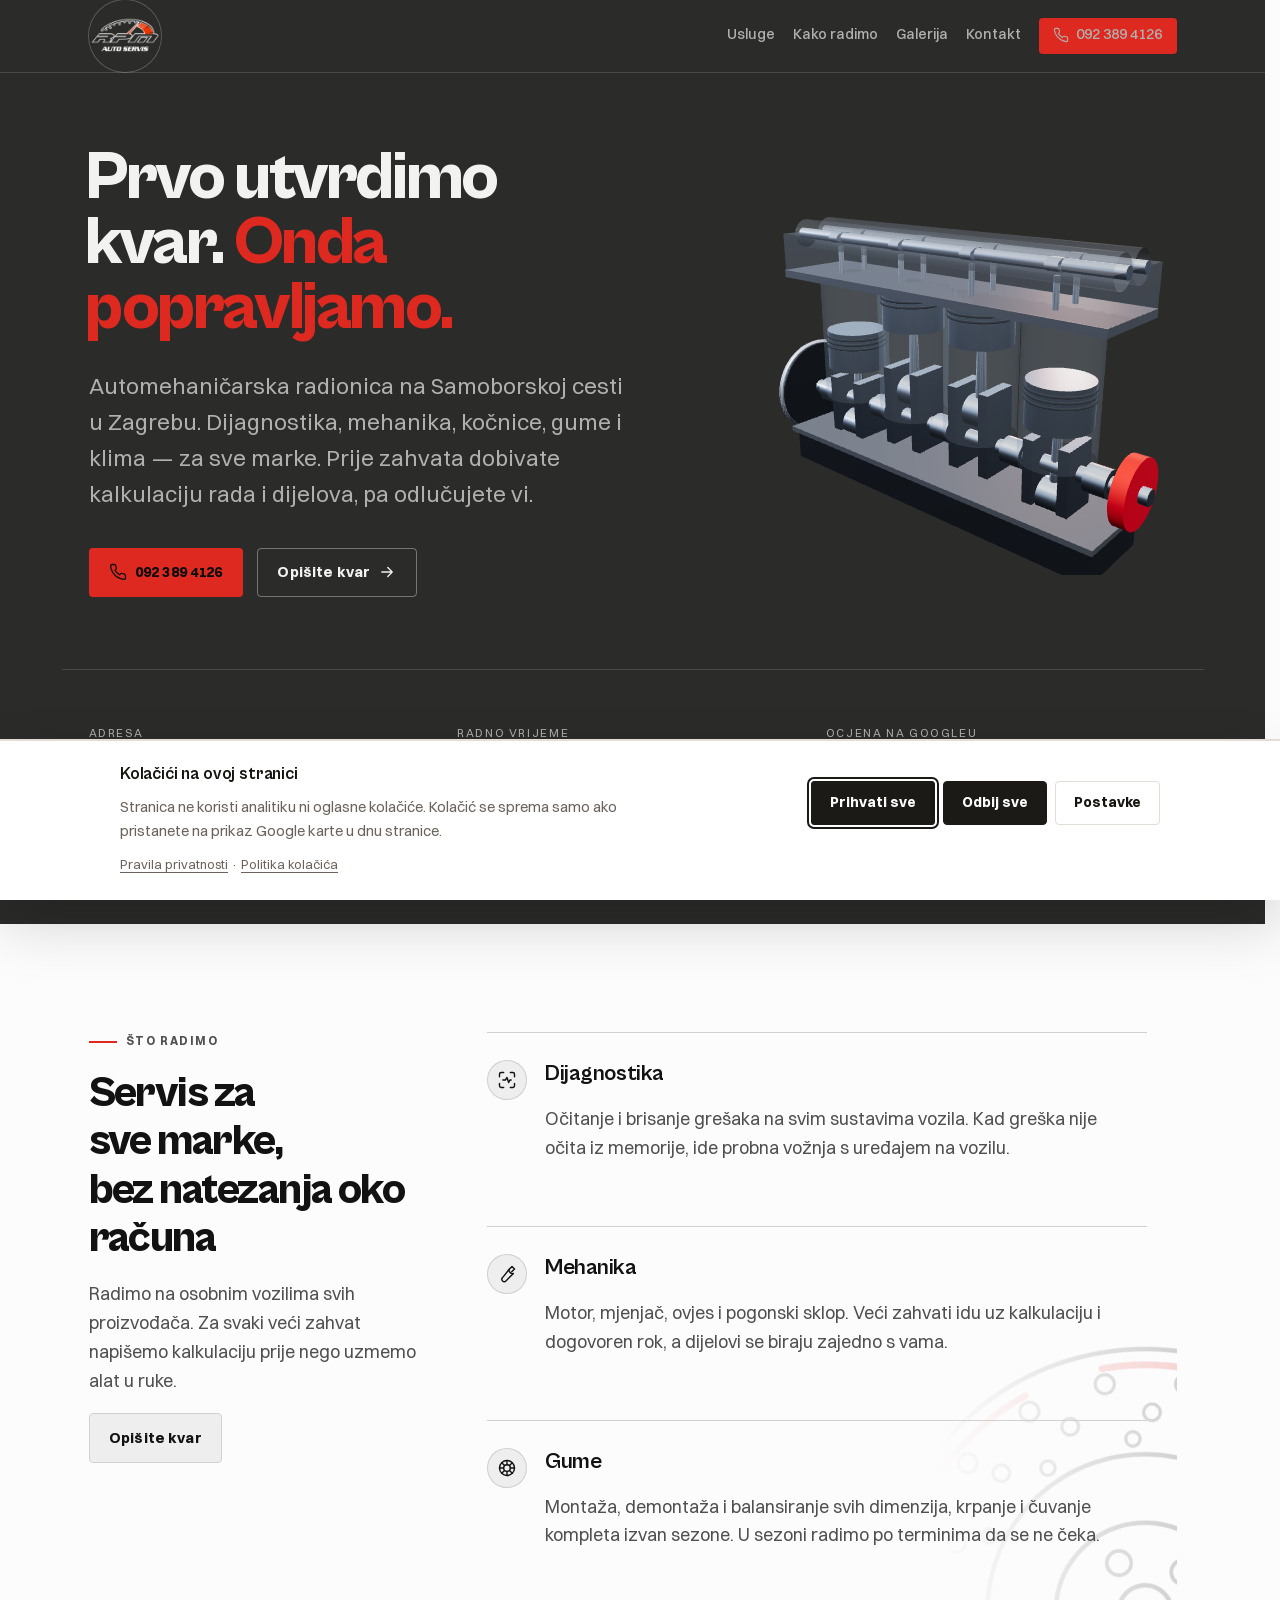
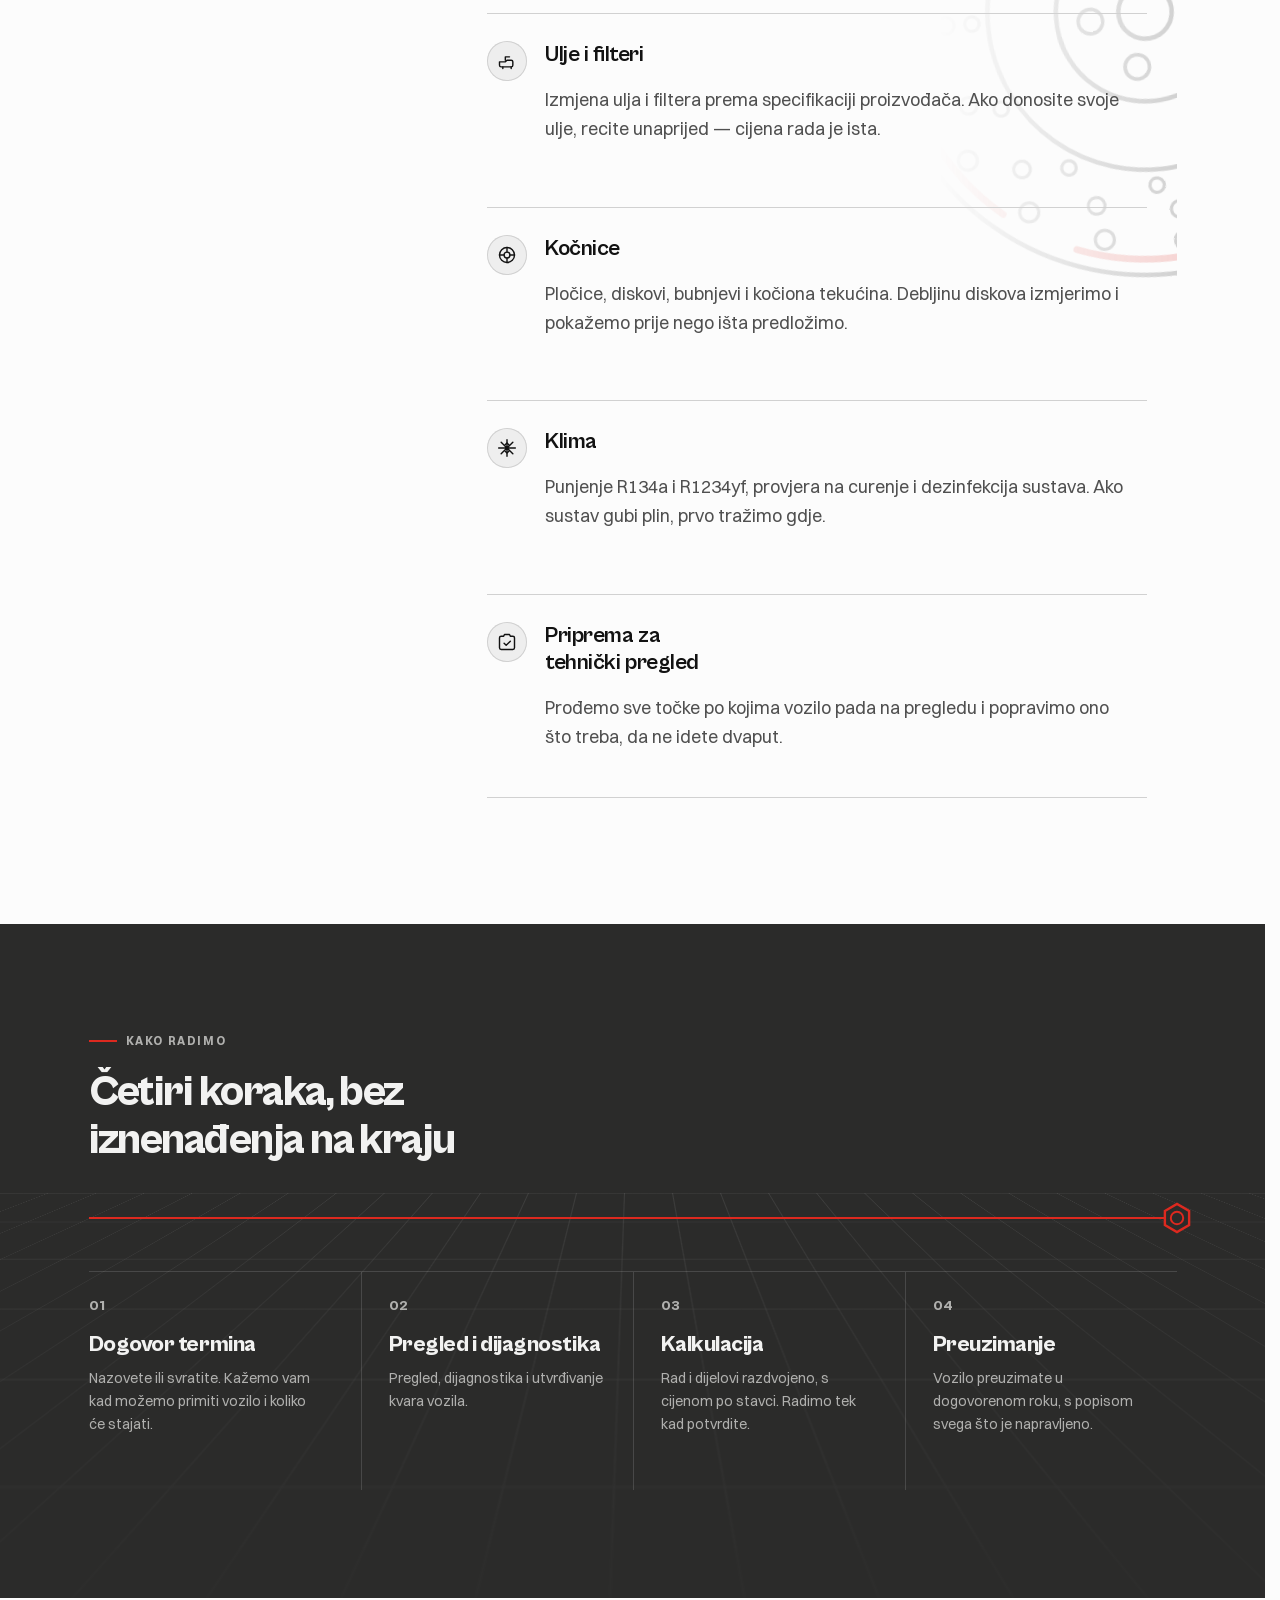
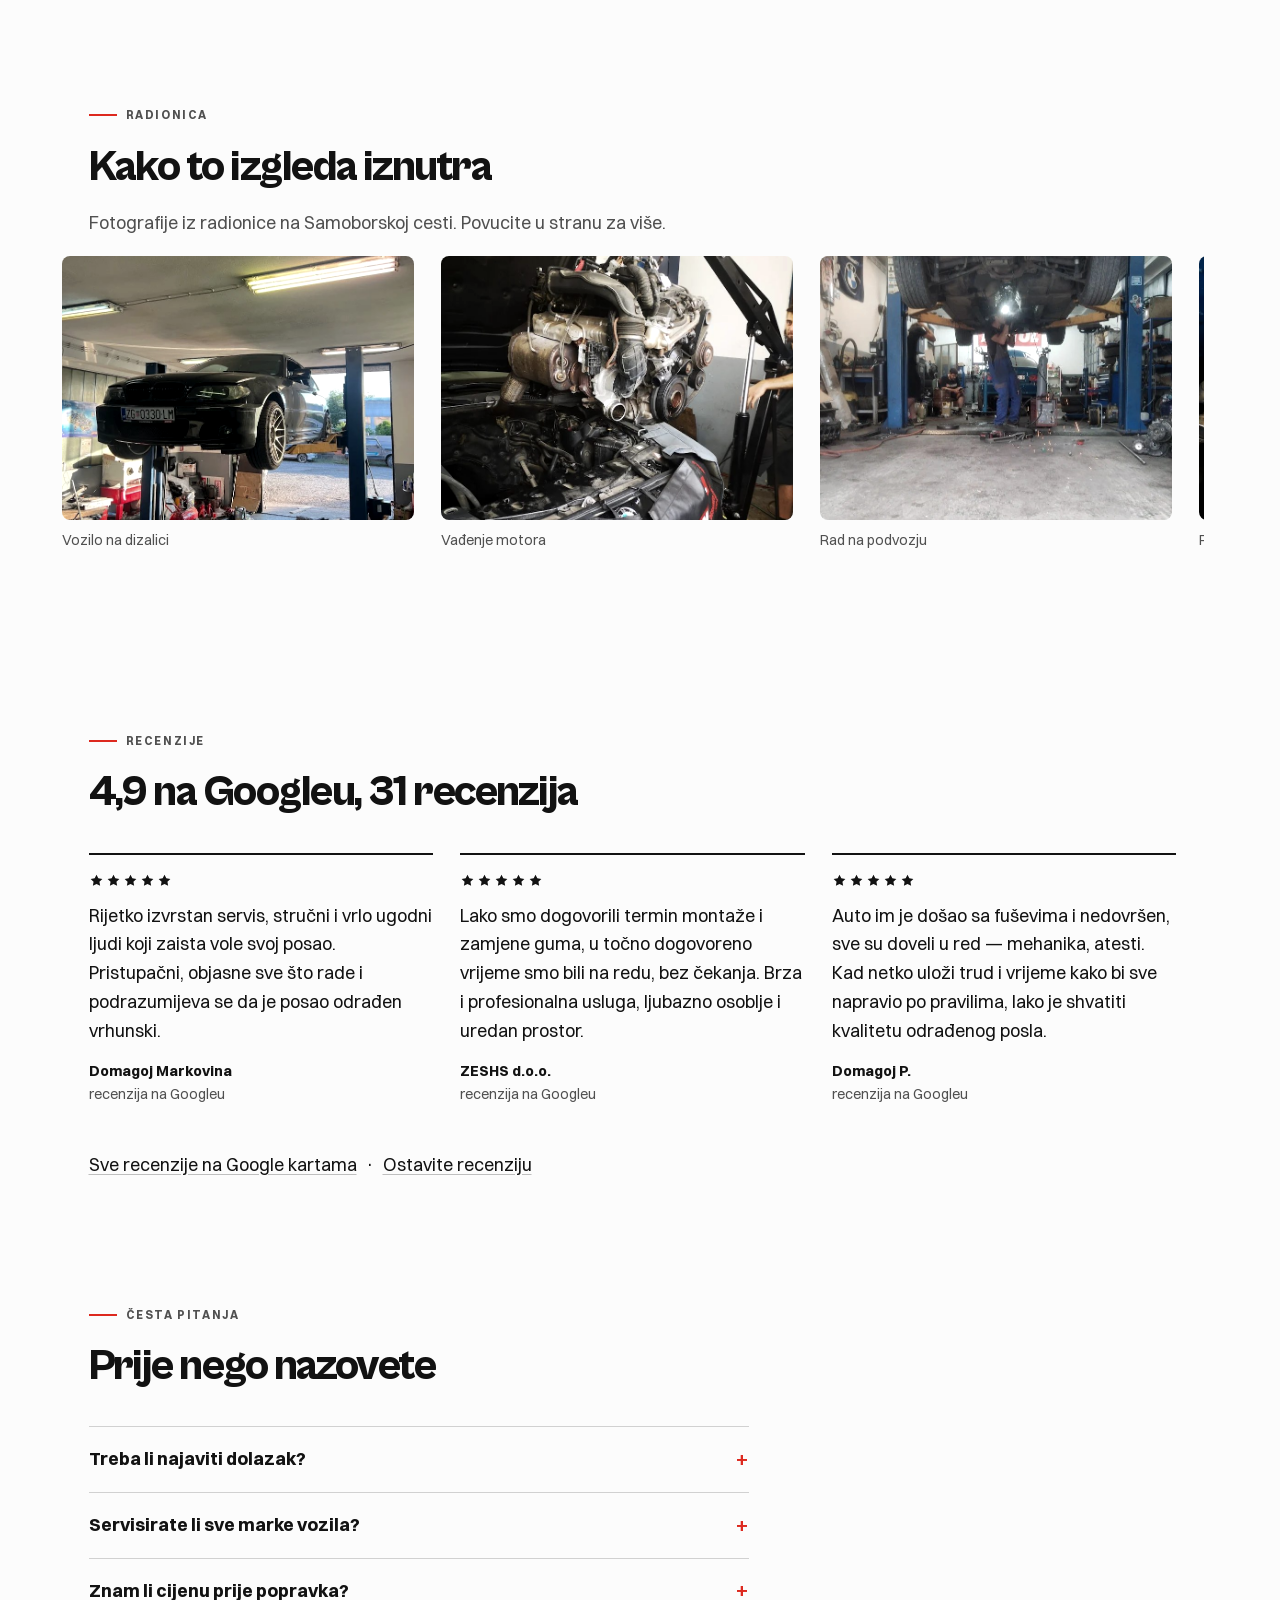
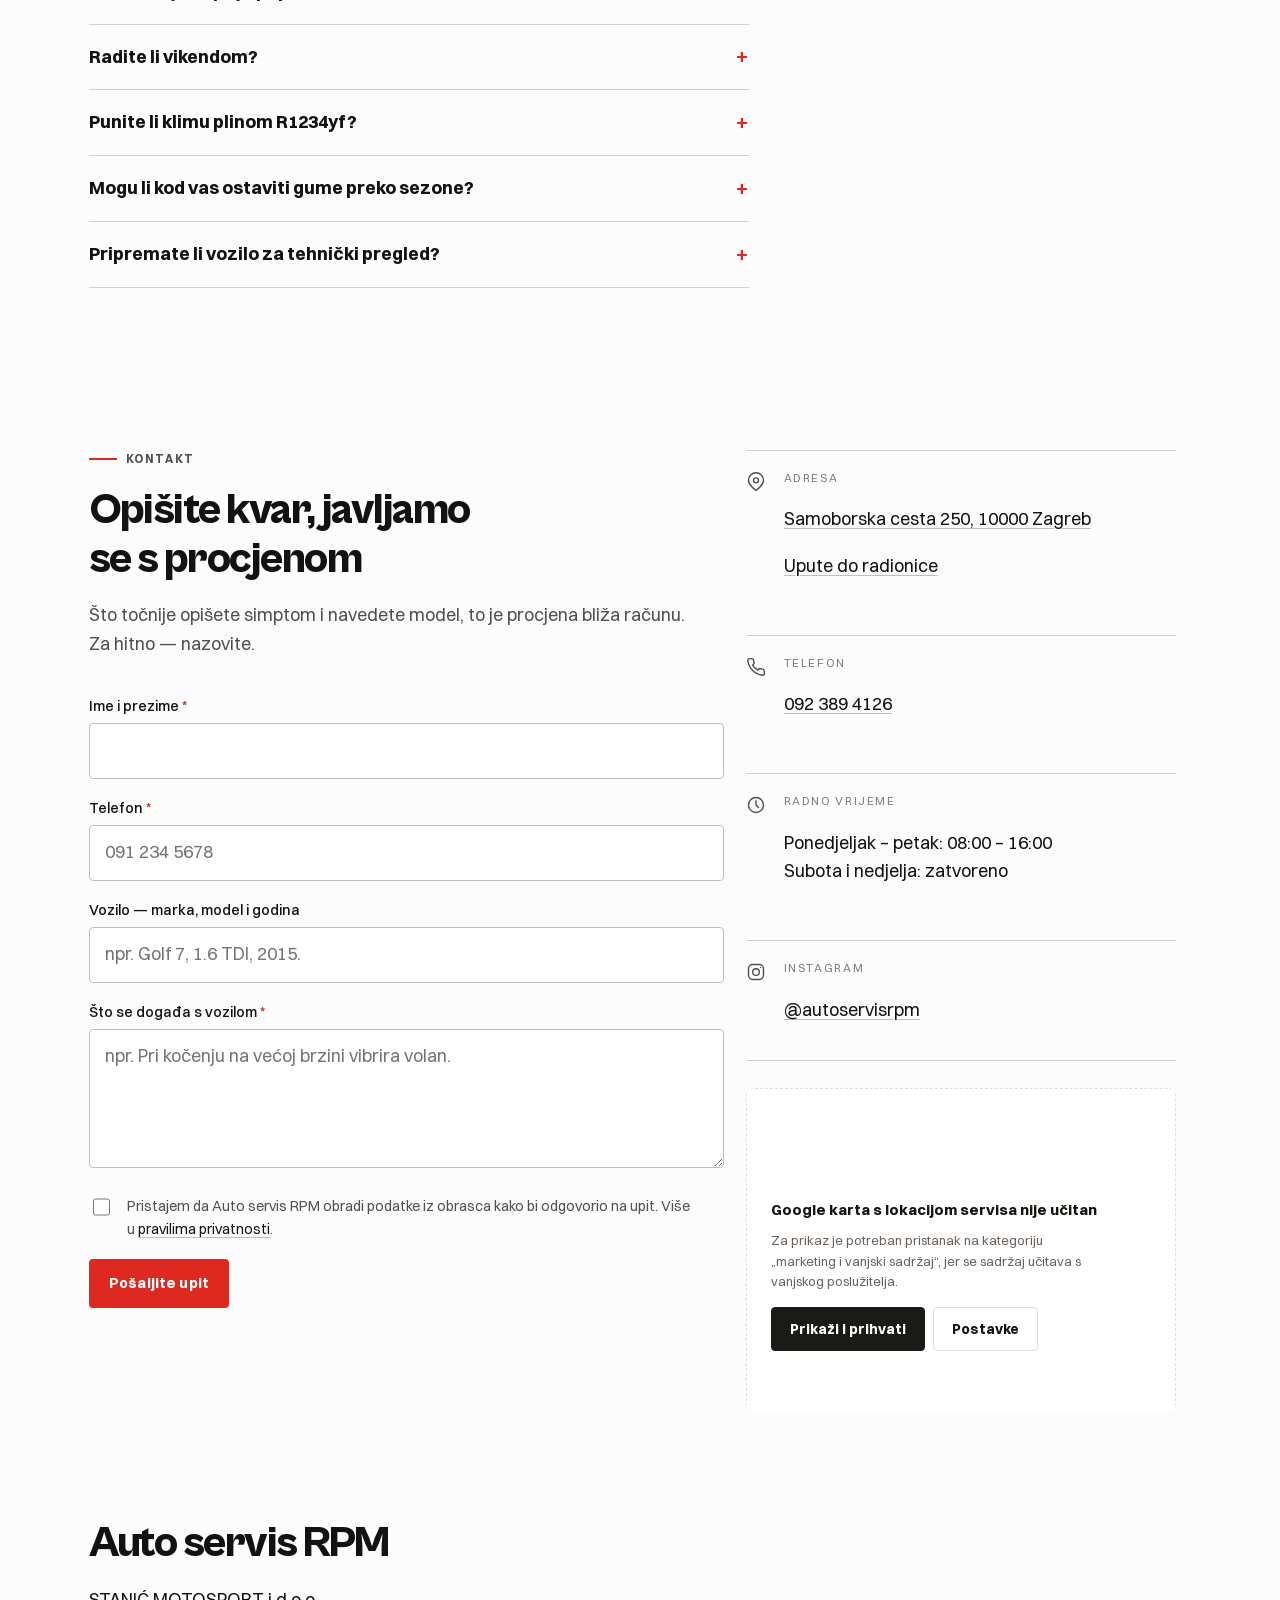
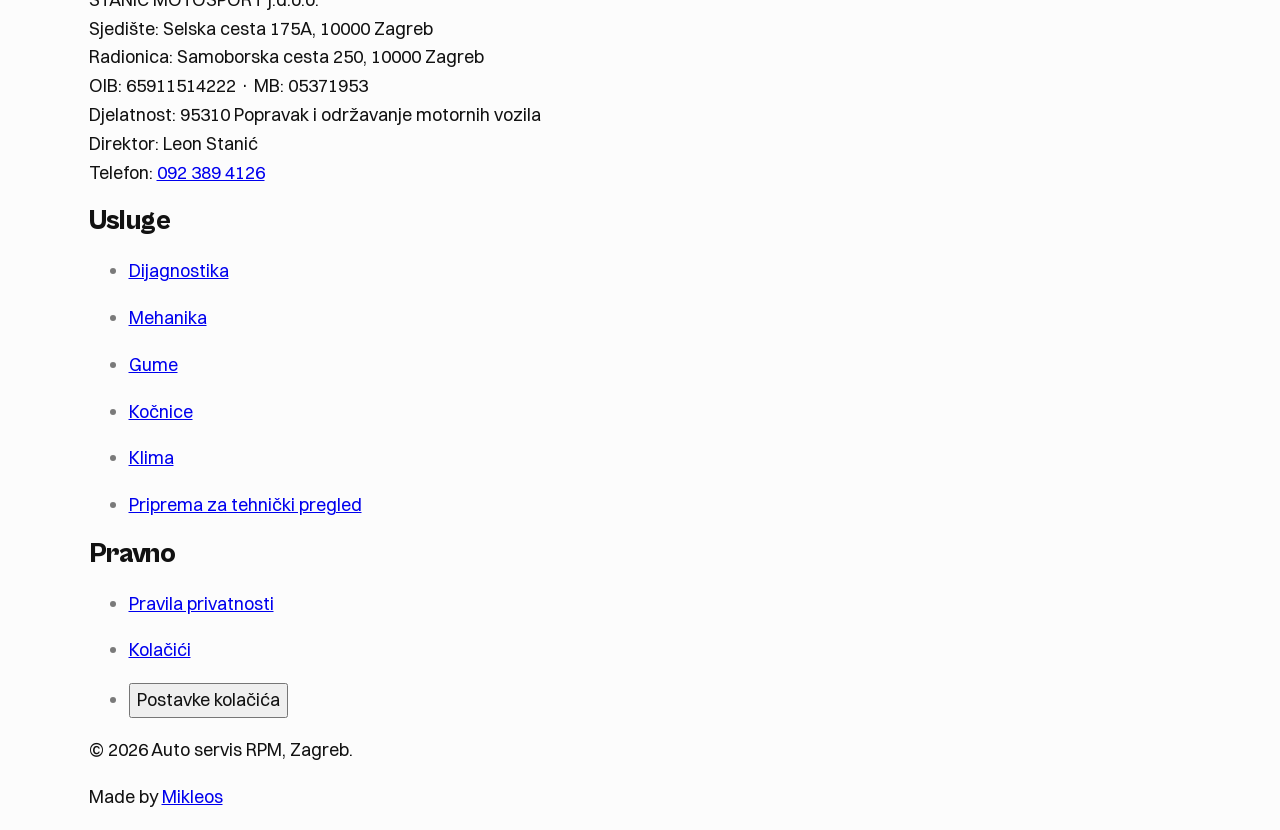
<file: index.html>
<!DOCTYPE html>
<html lang="hr">
<head>
<meta charset="UTF-8" />
<meta name="viewport" content="width=device-width, initial-scale=1.0" />

<title>Auto servis RPM — automehaničarska radionica, Zagreb</title>
<meta name="description" content="Auto servis RPM, Samoborska cesta 250, Zagreb. Dijagnostika, mehanika, kočnice, gume i klima za sve marke vozila. Kalkulacija rada i dijelova prije svakog zahvata." />
<link rel="canonical" href="https://autoservisrpm.com/" />
<meta name="theme-color" content="#2b2b2a" />

<meta property="og:title" content="Auto servis RPM — automehaničarska radionica, Zagreb" />
<meta property="og:description" content="Dijagnostika, mehanika, kočnice, gume i klima za sve marke vozila. Samoborska cesta 250, Zagreb." />
<meta property="og:image" content="https://autoservisrpm.com/img/og.jpg" />
<meta property="og:url" content="https://autoservisrpm.com/" />
<meta property="og:type" content="website" />
<meta property="og:locale" content="hr_HR" />
<meta name="twitter:card" content="summary_large_image" />

<link rel="icon" href="/favicon.ico" sizes="32x32" />
<link rel="icon" href="/icon.svg" type="image/svg+xml" />
<link rel="apple-touch-icon" href="/apple-touch-icon.png" />

<!-- Pristanak prvi i bez defer-a: zastavice moraju biti postavljene prije
     nego se karta ili bilo što treće pokuša učitati. -->
<script>
  window.CONSENT = {
    categories: ["marketing"],
    policyUrl: "pravno/pravila-privatnosti.html",
    cookieUrl: "pravno/kolacici.html",
    days: 180,
    version: 1,
    lead: "Stranica ne koristi analitiku ni oglasne kolačiće. Kolačić se sprema samo ako pristanete na prikaz Google karte u dnu stranice."
  };
</script>
<script src="js/consent.js"></script>

<link rel="preload" href="fonts/CabinetGrotesk-800.woff2" as="font" type="font/woff2" crossorigin />
<link rel="preload" href="fonts/Switzer-400.woff2" as="font" type="font/woff2" crossorigin />

<link rel="stylesheet" href="fonts/fonts.css" />
<link rel="stylesheet" href="css/type.css" />
<link rel="stylesheet" href="css/color.css" />
<link rel="stylesheet" href="css/layout.css" />
<link rel="stylesheet" href="css/image.css" />
<link rel="stylesheet" href="css/backdrop.css" />
<link rel="stylesheet" href="css/scroll-motion.css" />
<link rel="stylesheet" href="css/interactions.css" />
<link rel="stylesheet" href="css/site.css" />
<link rel="stylesheet" href="css/consent.css" />
<link rel="stylesheet" href="css/finish.css" />

<script type="application/ld+json">
{
  "@context": "https://schema.org",
  "@type": "AutoRepair",
  "name": "Auto servis RPM",
  "legalName": "STANIĆ MOTOSPORT j.d.o.o.",
  "vatID": "HR65911514222",
  "taxID": "65911514222",
  "description": "Automehaničarska radionica u Zagrebu. Dijagnostika, mehanički radovi, kočnice, montaža i balansiranje guma, punjenje klime i priprema za tehnički pregled.",
  "url": "https://autoservisrpm.com/",
  "logo": "https://autoservisrpm.com/img/logo-rpm.png",
  "image": "https://autoservisrpm.com/img/photo5.jpg",
  "telephone": "+385923894126",
  "address": {
    "@type": "PostalAddress",
    "streetAddress": "Samoborska cesta 250",
    "addressLocality": "Zagreb",
    "postalCode": "10000",
    "addressCountry": "HR"
  },
  "geo": { "@type": "GeoCoordinates", "latitude": 45.812356, "longitude": 15.86427 },
  "hasMap": "https://www.google.com/maps/search/?api=1&query=Auto+servis+RPM&query_place_id=ChIJEex-CgDRZUcRlos48Xjn2ig",
  "openingHoursSpecification": [{
    "@type": "OpeningHoursSpecification",
    "dayOfWeek": ["Monday","Tuesday","Wednesday","Thursday","Friday"],
    "opens": "08:00", "closes": "16:00"
  }],
  "aggregateRating": { "@type": "AggregateRating", "ratingValue": "4.9", "reviewCount": "31" },
  "priceRange": "€€",
  "currenciesAccepted": "EUR",
  "paymentAccepted": "Gotovina, kartice",
  "areaServed": [{"@type": "City", "name": "Zagreb"}, {"@type": "Place", "name": "Podsused"}, {"@type": "Place", "name": "Stenjevec"}, {"@type": "Place", "name": "Vrapče"}, {"@type": "Place", "name": "Jankomir"}, {"@type": "Place", "name": "Zaprešić"}],
  "hasOfferCatalog": {
    "@type": "OfferCatalog",
    "name": "Usluge",
    "itemListElement": [
      {
        "@type": "Offer",
        "itemOffered": {
          "@type": "Service",
          "name": "Računalna dijagnostika vozila"
        }
      },
      {
        "@type": "Offer",
        "itemOffered": {
          "@type": "Service",
          "name": "Mali servis — izmjena ulja i filtera"
        }
      },
      {
        "@type": "Offer",
        "itemOffered": {
          "@type": "Service",
          "name": "Popravak motora"
        }
      },
      {
        "@type": "Offer",
        "itemOffered": {
          "@type": "Service",
          "name": "Popravak mjenjača i spojke"
        }
      },
      {
        "@type": "Offer",
        "itemOffered": {
          "@type": "Service",
          "name": "Ovjes i trap"
        }
      },
      {
        "@type": "Offer",
        "itemOffered": {
          "@type": "Service",
          "name": "Servis kočnica"
        }
      },
      {
        "@type": "Offer",
        "itemOffered": {
          "@type": "Service",
          "name": "Punjenje i servis klime (R134a, R1234yf)"
        }
      },
      {
        "@type": "Offer",
        "itemOffered": {
          "@type": "Service",
          "name": "Montaža i balansiranje guma"
        }
      },
      {
        "@type": "Offer",
        "itemOffered": {
          "@type": "Service",
          "name": "Skladištenje guma"
        }
      },
      {
        "@type": "Offer",
        "itemOffered": {
          "@type": "Service",
          "name": "Priprema za tehnički pregled"
        }
      }
    ]
  },
  "sameAs": ["https://www.instagram.com/autoservisrpm/", "https://www.google.com/maps/search/?api=1&query=Auto+servis+RPM&query_place_id=ChIJEex-CgDRZUcRlos48Xjn2ig"]
}
</script>
<script type="application/ld+json">
{
  "@context": "https://schema.org",
  "@type": "FAQPage",
  "mainEntity": [
    {
      "@type": "Question",
      "name": "Treba li najaviti dolazak?",
      "acceptedAnswer": {
        "@type": "Answer",
        "text": "Da. Termin dogovorite na 092 389 4126 kako bismo vozilo preuzeli odmah po dolasku."
      }
    },
    {
      "@type": "Question",
      "name": "Servisirate li sve marke vozila?",
      "acceptedAnswer": {
        "@type": "Answer",
        "text": "Da, radimo na osobnim vozilima svih proizvođača."
      }
    },
    {
      "@type": "Question",
      "name": "Znam li cijenu prije popravka?",
      "acceptedAnswer": {
        "@type": "Answer",
        "text": "Da. Nakon pregleda i dijagnoze dobivate ponudu s odvojenim radom i dijelovima, a radove počinjemo tek kad je odobrite."
      }
    },
    {
      "@type": "Question",
      "name": "Radite li vikendom?",
      "acceptedAnswer": {
        "@type": "Answer",
        "text": "Ne. Radimo od ponedjeljka do petka, od 08:00 do 16:00."
      }
    },
    {
      "@type": "Question",
      "name": "Punite li klimu plinom R1234yf?",
      "acceptedAnswer": {
        "@type": "Answer",
        "text": "Da, punimo i R134a i R1234yf, uz provjeru curenja i dezinfekciju sustava."
      }
    },
    {
      "@type": "Question",
      "name": "Mogu li kod vas ostaviti gume preko sezone?",
      "acceptedAnswer": {
        "@type": "Answer",
        "text": "Da, nudimo sezonsko skladištenje ljetnih i zimskih guma."
      }
    },
    {
      "@type": "Question",
      "name": "Pripremate li vozilo za tehnički pregled?",
      "acceptedAnswer": {
        "@type": "Answer",
        "text": "Da. Pregledamo i popravimo sve što bi moglo pasti na tehničkom: svjetla, kočnice, ovjes, ispuh i greške u računalu."
      }
    }
  ]
}
</script>
<!-- Bez JavaScripta izbornik se ne može otvoriti gumbom, pa se prikazuje
     razvučen. Navigacija ne smije ovisiti o skripti. -->
<noscript><style>
  @media (max-width: 62rem) {
    .nav { display: flex; position: static; }
    .nav-toggle { display: none; }
  }
  [data-motor3d] .motor { visibility: visible; }
</style></noscript>

</head>

<body class="layout">

<a class="skip-link" href="#sadrzaj">Na sadržaj</a>

<!-- Ukloniti prije objave. -->


<!-- Ikone: inline SVG sprite. -->
<svg width="0" height="0" style="position:absolute" aria-hidden="true" focusable="false">
  <defs>
    <symbol id="i-phone" viewBox="0 0 24 24"><path d="M22 16.9v3a2 2 0 0 1-2.2 2 19.8 19.8 0 0 1-8.6-3.1 19.5 19.5 0 0 1-6-6A19.8 19.8 0 0 1 2.1 4.2 2 2 0 0 1 4.1 2h3a2 2 0 0 1 2 1.7c.1.9.3 1.8.6 2.7a2 2 0 0 1-.5 2.1L8 9.7a16 16 0 0 0 6 6l1.2-1.2a2 2 0 0 1 2.1-.5c.9.3 1.8.5 2.7.6a2 2 0 0 1 1.7 2z"/></symbol>
    <symbol id="i-mappin" viewBox="0 0 24 24"><path d="M21 10c0 6.5-9 12-9 12s-9-5.5-9-12a9 9 0 1 1 18 0z"/><circle cx="12" cy="10" r="3"/></symbol>
    <symbol id="i-clock" viewBox="0 0 24 24"><circle cx="12" cy="12" r="9"/><path d="M12 7v5l3 3"/></symbol>
    <symbol id="i-scan" viewBox="0 0 24 24"><path d="M3 8V5a2 2 0 0 1 2-2h3M16 3h3a2 2 0 0 1 2 2v3M21 16v3a2 2 0 0 1-2 2h-3M8 21H5a2 2 0 0 1-2-2v-3"/><path d="M7 12h3l2-3 2 6 1.5-3H17"/></symbol>
    <symbol id="i-oil" viewBox="0 0 24 24"><path d="M3 13h7l2-2h5a2 2 0 0 1 2 2v4a2 2 0 0 1-2 2H5a2 2 0 0 1-2-2z"/><path d="M10 11V7h5M7 19v2M17 19v2"/></symbol>
    <symbol id="i-brake" viewBox="0 0 24 24"><circle cx="12" cy="12" r="9"/><circle cx="12" cy="12" r="3.5"/><path d="M12 3v5M12 16v5M3 12h5M16 12h5"/></symbol>
    <symbol id="i-tire" viewBox="0 0 24 24"><circle cx="12" cy="12" r="9"/><circle cx="12" cy="12" r="4"/><path d="M12 3v5M12 16v5M3 12h5M16 12h5M5.6 5.6l3.5 3.5M14.9 14.9l3.5 3.5M18.4 5.6l-3.5 3.5M9.1 14.9l-3.5 3.5"/></symbol>
    <symbol id="i-snow" viewBox="0 0 24 24"><path d="M12 2v20M2 12h20M5 5l14 14M19 5L5 19"/><path d="M12 6l-2.2 2M12 6l2.2 2M12 18l-2.2-2M12 18l2.2-2"/></symbol>
    <symbol id="i-wrench" viewBox="0 0 24 24"><path d="M14.7 6.3a4 4 0 0 0 5 5l-9 9a2.8 2.8 0 0 1-4-4z"/><path d="M14.7 6.3 18 3l3 3-3.3 3.3"/></symbol>
    <symbol id="i-check" viewBox="0 0 24 24"><path d="M9 3h6l1 2h3a2 2 0 0 1 2 2v12a2 2 0 0 1-2 2H5a2 2 0 0 1-2-2V7a2 2 0 0 1 2-2h3z"/><path d="M8.5 13.5l2.5 2.5 5-5"/></symbol>
    <symbol id="i-list" viewBox="0 0 24 24"><path d="M8 6h13M8 12h13M8 18h13M3.5 6h.01M3.5 12h.01M3.5 18h.01"/></symbol>
    <symbol id="i-instagram" viewBox="0 0 24 24"><rect x="3" y="3" width="18" height="18" rx="5"/><circle cx="12" cy="12" r="4"/><path d="M17.5 6.5h.01"/></symbol>
    <symbol id="i-arrow" viewBox="0 0 24 24"><path d="M5 12h14M13 6l6 6-6 6"/></symbol>
    <symbol id="i-star" viewBox="0 0 24 24"><path d="m12 2.6 2.9 5.9 6.5.9-4.7 4.6 1.1 6.4-5.8-3-5.8 3 1.1-6.4L2.6 9.4l6.5-.9z" fill="currentColor" stroke="none"/></symbol>
  </defs>
</svg>

<header class="site-header w-full">
  <div class="site-header__inner">
    <a class="logo" href="/">
      <img class="logo__slika" src="img/logo-rpm.png" alt="Auto servis RPM" width="72" height="72" />
    </a>

    <button class="nav-toggle" type="button" aria-expanded="false" aria-controls="glavni-izbornik">
      <svg class="ikona" width="18" height="18" aria-hidden="true"><use href="#i-list"/></svg>
      Izbornik
    </button>

    <nav class="nav" id="glavni-izbornik" aria-label="Glavni izbornik">
      <a href="#usluge">Usluge</a>
      <a href="#kako-radimo">Kako radimo</a>
      <a href="#galerija">Galerija</a>
      <a href="#kontakt">Kontakt</a>
      <a class="header-tel" href="tel:+385923894126">
        <svg class="ikona" width="16" height="16" aria-hidden="true"><use href="#i-phone"/></svg>
        092 389 4126
      </a>
    </nav>
  </div>
</header>

<!-- main ponavlja .layout mrežu: inače bi sve unutra bilo
     zaključano u stupac sadržaja i w-full sekcije ne bi bile pune. -->
<main id="sadrzaj" class="layout w-full">

  <section class="hero w-full">
    <div class="hero__grid">
      <div class="hero__tekst">
        <h1 class="hero__title">Prvo utvrdimo kvar. <em>Onda popravljamo.</em></h1>
        <p class="hero__lede">Automehaničarska radionica na Samoborskoj cesti u Zagrebu.
          Dijagnostika, mehanika, kočnice, gume i klima — za sve marke. Prije zahvata
          dobivate kalkulaciju rada i dijelova, pa odlučujete vi.</p>
        <div class="cluster hero__cta">
          <a class="btn-solid" data-ix="press" href="tel:+385923894126">
            <svg class="ikona" width="18" height="18" aria-hidden="true"><use href="#i-phone"/></svg>
            092 389 4126
          </a>
          <a class="btn-linija" data-ix="press" href="#kontakt">
            Opišite kvar
            <svg class="ikona" width="18" height="18" aria-hidden="true"><use href="#i-arrow"/></svg>
          </a>
        </div>
      </div>

      <!-- 3D motor se ucitava tek kad hero udje u vidokrug; do tada, i ako
           WebGL ne radi, stoji ovaj SVG presjek. -->
      <div class="hero__motor" data-motor3d>
        <svg class="motor" data-motor viewBox="0 0 560 600" role="img"
             aria-label="Presjek četverocilindarskog motora; klipovi se kreću dok skrolate">
          <g class="motor__blok">
            <rect class="motor__obris" x="46" y="38" width="468" height="318" rx="10" />
            <path class="motor__obris" d="M 46 356 H 514 Q 514 518 432 518 H 128 Q 46 518 46 356 Z" />
            <line class="motor__spoj" x1="46" y1="96" x2="514" y2="96" />
          </g>
          <g class="motor__breg" data-motor-breg="0" style="transform-origin:184.0px 66.0px">
            <circle class="motor__breg-os" cx="184.0" cy="66.0" r="14" />
            <path class="motor__breg-grba" d="M 174.0 56.0 Q 184.0 38.0 194.0 56.0 Z" />
          </g>
          <g class="motor__breg" data-motor-breg="1" style="transform-origin:376.0px 66.0px">
            <circle class="motor__breg-os" cx="376.0" cy="66.0" r="14" />
            <path class="motor__breg-grba" d="M 366.0 56.0 Q 376.0 38.0 386.0 56.0 Z" />
          </g>
          <g class="motor__cilindar">
            <line class="motor__stijenka" x1="53.0" y1="96" x2="53.0" y2="356" />
            <line class="motor__stijenka" x1="139.0" y1="96" x2="139.0" y2="356" />
            <rect class="motor__paljenje" data-motor-paljenje="0" x="57.0" y="99" width="78" height="24" rx="4" />
            <g class="motor__ventil" data-motor-ventil="0">
              <line class="motor__ventil-os" x1="76.0" y1="48" x2="76.0" y2="100" />
              <path class="motor__ventil-tanjur" d="M 64.0 100 L 88.0 100 L 76.0 90 Z" />
            </g>
            <g class="motor__ventil" data-motor-ventil="1">
              <line class="motor__ventil-os" x1="116.0" y1="48" x2="116.0" y2="100" />
              <path class="motor__ventil-tanjur" d="M 104.0 100 L 128.0 100 L 116.0 90 Z" />
            </g>
            <g class="motor__klip" data-motor-klip="0" transform="translate(0 188.56)">
              <rect class="motor__klip-tijelo" x="58.0" y="0" width="76" height="58" rx="5" />
              <line class="motor__karika" x1="62.0" y1="12.0" x2="130.0" y2="12.0" />
              <line class="motor__karika" x1="62.0" y1="21.0" x2="130.0" y2="21.0" />
              <line class="motor__karika" x1="62.0" y1="30.0" x2="130.0" y2="30.0" />
              <circle class="motor__osovinica" cx="96.0" cy="39.4" r="8" />
            </g>
            <line class="motor__ojnica" data-motor-ojnica="0" x1="96.00" y1="396.00" x2="96.00" y2="228.00" />
            <g class="motor__koljeno" data-motor-koljeno="0" style="transform-origin:96.0px 452px" transform="rotate(0.00 96.0 452)">
              <path class="motor__ruka" d="M 96.0 452 L 96.0 396.0" />
              <circle class="motor__rukavac" cx="96.0" cy="396.0" r="12" />
            </g>
            <circle class="motor__lezaj" cx="96.0" cy="452" r="16" />
          </g>
          <g class="motor__cilindar">
            <line class="motor__stijenka" x1="181.0" y1="96" x2="181.0" y2="356" />
            <line class="motor__stijenka" x1="267.0" y1="96" x2="267.0" y2="356" />
            <rect class="motor__paljenje" data-motor-paljenje="1" x="185.0" y="99" width="78" height="24" rx="4" />
            <g class="motor__ventil" data-motor-ventil="2">
              <line class="motor__ventil-os" x1="204.0" y1="48" x2="204.0" y2="100" />
              <path class="motor__ventil-tanjur" d="M 192.0 100 L 216.0 100 L 204.0 90 Z" />
            </g>
            <g class="motor__ventil" data-motor-ventil="3">
              <line class="motor__ventil-os" x1="244.0" y1="48" x2="244.0" y2="100" />
              <path class="motor__ventil-tanjur" d="M 232.0 100 L 256.0 100 L 244.0 90 Z" />
            </g>
            <g class="motor__klip" data-motor-klip="1" transform="translate(0 300.56)">
              <rect class="motor__klip-tijelo" x="186.0" y="0" width="76" height="58" rx="5" />
              <line class="motor__karika" x1="190.0" y1="12.0" x2="258.0" y2="12.0" />
              <line class="motor__karika" x1="190.0" y1="21.0" x2="258.0" y2="21.0" />
              <line class="motor__karika" x1="190.0" y1="30.0" x2="258.0" y2="30.0" />
              <circle class="motor__osovinica" cx="224.0" cy="39.4" r="8" />
            </g>
            <line class="motor__ojnica" data-motor-ojnica="1" x1="224.00" y1="508.00" x2="224.00" y2="340.00" />
            <g class="motor__koljeno" data-motor-koljeno="1" style="transform-origin:224.0px 452px" transform="rotate(180.00 224.0 452)">
              <path class="motor__ruka" d="M 224.0 452 L 224.0 396.0" />
              <circle class="motor__rukavac" cx="224.0" cy="396.0" r="12" />
            </g>
            <circle class="motor__lezaj" cx="224.0" cy="452" r="16" />
          </g>
          <g class="motor__cilindar">
            <line class="motor__stijenka" x1="309.0" y1="96" x2="309.0" y2="356" />
            <line class="motor__stijenka" x1="395.0" y1="96" x2="395.0" y2="356" />
            <rect class="motor__paljenje" data-motor-paljenje="2" x="313.0" y="99" width="78" height="24" rx="4" />
            <g class="motor__ventil" data-motor-ventil="4">
              <line class="motor__ventil-os" x1="332.0" y1="48" x2="332.0" y2="100" />
              <path class="motor__ventil-tanjur" d="M 320.0 100 L 344.0 100 L 332.0 90 Z" />
            </g>
            <g class="motor__ventil" data-motor-ventil="5">
              <line class="motor__ventil-os" x1="372.0" y1="48" x2="372.0" y2="100" />
              <path class="motor__ventil-tanjur" d="M 360.0 100 L 384.0 100 L 372.0 90 Z" />
            </g>
            <g class="motor__klip" data-motor-klip="2" transform="translate(0 300.56)">
              <rect class="motor__klip-tijelo" x="314.0" y="0" width="76" height="58" rx="5" />
              <line class="motor__karika" x1="318.0" y1="12.0" x2="386.0" y2="12.0" />
              <line class="motor__karika" x1="318.0" y1="21.0" x2="386.0" y2="21.0" />
              <line class="motor__karika" x1="318.0" y1="30.0" x2="386.0" y2="30.0" />
              <circle class="motor__osovinica" cx="352.0" cy="39.4" r="8" />
            </g>
            <line class="motor__ojnica" data-motor-ojnica="2" x1="352.00" y1="508.00" x2="352.00" y2="340.00" />
            <g class="motor__koljeno" data-motor-koljeno="2" style="transform-origin:352.0px 452px" transform="rotate(180.00 352.0 452)">
              <path class="motor__ruka" d="M 352.0 452 L 352.0 396.0" />
              <circle class="motor__rukavac" cx="352.0" cy="396.0" r="12" />
            </g>
            <circle class="motor__lezaj" cx="352.0" cy="452" r="16" />
          </g>
          <g class="motor__cilindar">
            <line class="motor__stijenka" x1="437.0" y1="96" x2="437.0" y2="356" />
            <line class="motor__stijenka" x1="523.0" y1="96" x2="523.0" y2="356" />
            <rect class="motor__paljenje" data-motor-paljenje="3" x="441.0" y="99" width="78" height="24" rx="4" />
            <g class="motor__ventil" data-motor-ventil="6">
              <line class="motor__ventil-os" x1="460.0" y1="48" x2="460.0" y2="100" />
              <path class="motor__ventil-tanjur" d="M 448.0 100 L 472.0 100 L 460.0 90 Z" />
            </g>
            <g class="motor__ventil" data-motor-ventil="7">
              <line class="motor__ventil-os" x1="500.0" y1="48" x2="500.0" y2="100" />
              <path class="motor__ventil-tanjur" d="M 488.0 100 L 512.0 100 L 500.0 90 Z" />
            </g>
            <g class="motor__klip" data-motor-klip="3" transform="translate(0 188.56)">
              <rect class="motor__klip-tijelo" x="442.0" y="0" width="76" height="58" rx="5" />
              <line class="motor__karika" x1="446.0" y1="12.0" x2="514.0" y2="12.0" />
              <line class="motor__karika" x1="446.0" y1="21.0" x2="514.0" y2="21.0" />
              <line class="motor__karika" x1="446.0" y1="30.0" x2="514.0" y2="30.0" />
              <circle class="motor__osovinica" cx="480.0" cy="39.4" r="8" />
            </g>
            <line class="motor__ojnica" data-motor-ojnica="3" x1="480.00" y1="396.00" x2="480.00" y2="228.00" />
            <g class="motor__koljeno" data-motor-koljeno="3" style="transform-origin:480.0px 452px" transform="rotate(0.00 480.0 452)">
              <path class="motor__ruka" d="M 480.0 452 L 480.0 396.0" />
              <circle class="motor__rukavac" cx="480.0" cy="396.0" r="12" />
            </g>
            <circle class="motor__lezaj" cx="480.0" cy="452" r="16" />
          </g>
          <line class="motor__os-koljena" x1="56" y1="452" x2="504" y2="452" />
          <text class="motor__oznaka" x="56" y="572">PRESJEK · REDNI ČETVEROCILINDRAŠ</text>
        </svg>
      </div>
    </div>

    <!-- Ploča s instrumentima: brojilo obrtaja i tri očitanja.
         Servis se zove RPM i brojilo mu je u znaku — zato ovdje stoji. -->
    <div class="dash">
      <dl class="cinjenice">
        <div class="cinjenica">
          <dt>Adresa</dt>
          <dd>Samoborska cesta 250<small>10000 Zagreb</small></dd>
        </div>
        <div class="cinjenica">
          <dt>Radno vrijeme</dt>
          <dd>08:00 – 16:00<small>ponedjeljak – petak</small></dd>
        </div>
        <div class="cinjenica">
          <dt>Ocjena na Googleu</dt>
          <dd>4,9<small>31 recenzija</small></dd>
        </div>
      </dl>

    </div>
  </section>

  <section class="section w-content" id="usluge">
    <!-- Kočioni disk se okreće onoliko koliko si prošao sekciju. -->
    <div class="disk-okvir" aria-hidden="true">
      <svg class="disk" viewBox="0 0 240 240" aria-hidden="true" focusable="false">
        <g class="disk__rotira" data-sm-scrub data-sm-rotate="0,260">
          <circle class="disk__rub" cx="120.0" cy="120.0" r="116.0" />
          <circle class="disk__rub" cx="120.0" cy="120.0" r="69.6" />
          <circle class="disk__glavina" cx="120.0" cy="120.0" r="39.4" />
          <circle class="disk__rupa" cx="222.08" cy="120.00" r="4.2" />
          <circle class="disk__rupa" cx="215.92" cy="154.91" r="4.2" />
          <circle class="disk__rupa" cx="198.20" cy="185.62" r="4.2" />
          <circle class="disk__rupa" cx="171.04" cy="208.40" r="4.2" />
          <circle class="disk__rupa" cx="137.73" cy="220.53" r="4.2" />
          <circle class="disk__rupa" cx="102.27" cy="220.53" r="4.2" />
          <circle class="disk__rupa" cx="68.96" cy="208.40" r="4.2" />
          <circle class="disk__rupa" cx="41.80" cy="185.62" r="4.2" />
          <circle class="disk__rupa" cx="24.08" cy="154.91" r="4.2" />
          <circle class="disk__rupa" cx="17.92" cy="120.00" r="4.2" />
          <circle class="disk__rupa" cx="24.08" cy="85.09" r="4.2" />
          <circle class="disk__rupa" cx="41.80" cy="54.38" r="4.2" />
          <circle class="disk__rupa" cx="68.96" cy="31.60" r="4.2" />
          <circle class="disk__rupa" cx="102.27" cy="19.47" r="4.2" />
          <circle class="disk__rupa" cx="137.73" cy="19.47" r="4.2" />
          <circle class="disk__rupa" cx="171.04" cy="31.60" r="4.2" />
          <circle class="disk__rupa" cx="198.20" cy="54.38" r="4.2" />
          <circle class="disk__rupa" cx="215.92" cy="85.09" r="4.2" />
          <circle class="disk__rupa" cx="206.23" cy="138.33" r="3.7" />
          <circle class="disk__rupa" cx="191.32" cy="171.82" r="3.7" />
          <circle class="disk__rupa" cx="164.08" cy="196.35" r="3.7" />
          <circle class="disk__rupa" cx="129.22" cy="207.68" r="3.7" />
          <circle class="disk__rupa" cx="92.76" cy="203.85" r="3.7" />
          <circle class="disk__rupa" cx="61.01" cy="185.52" r="3.7" />
          <circle class="disk__rupa" cx="39.46" cy="155.86" r="3.7" />
          <circle class="disk__rupa" cx="31.84" cy="120.00" r="3.7" />
          <circle class="disk__rupa" cx="39.46" cy="84.14" r="3.7" />
          <circle class="disk__rupa" cx="61.01" cy="54.48" r="3.7" />
          <circle class="disk__rupa" cx="92.76" cy="36.15" r="3.7" />
          <circle class="disk__rupa" cx="129.22" cy="32.32" r="3.7" />
          <circle class="disk__rupa" cx="164.08" cy="43.65" r="3.7" />
          <circle class="disk__rupa" cx="191.32" cy="68.18" r="3.7" />
          <circle class="disk__rupa" cx="206.23" cy="101.67" r="3.7" />
          <circle class="disk__rupa" cx="196.14" cy="128.00" r="3.2" />
          <circle class="disk__rupa" cx="181.94" cy="165.00" r="3.2" />
          <circle class="disk__rupa" cx="151.14" cy="189.94" r="3.2" />
          <circle class="disk__rupa" cx="112.00" cy="196.14" r="3.2" />
          <circle class="disk__rupa" cx="75.00" cy="181.94" r="3.2" />
          <circle class="disk__rupa" cx="50.06" cy="151.14" r="3.2" />
          <circle class="disk__rupa" cx="43.86" cy="112.00" r="3.2" />
          <circle class="disk__rupa" cx="58.06" cy="75.00" r="3.2" />
          <circle class="disk__rupa" cx="88.86" cy="50.06" r="3.2" />
          <circle class="disk__rupa" cx="128.00" cy="43.86" r="3.2" />
          <circle class="disk__rupa" cx="165.00" cy="58.06" r="3.2" />
          <circle class="disk__rupa" cx="189.94" cy="88.86" r="3.2" />
          <path class="disk__utor" d="M 229.04 120.00 A 109.04 109.04 0 0 1 218.00 167.80" />
          <path class="disk__utor" d="M 197.10 197.10 A 109.04 109.04 0 0 1 155.50 223.10" />
          <path class="disk__utor" d="M 120.00 229.04 A 109.04 109.04 0 0 1 72.20 218.00" />
          <path class="disk__utor" d="M 42.90 197.10 A 109.04 109.04 0 0 1 16.90 155.50" />
          <path class="disk__utor" d="M 10.96 120.00 A 109.04 109.04 0 0 1 22.00 72.20" />
          <path class="disk__utor" d="M 42.90 42.90 A 109.04 109.04 0 0 1 84.50 16.90" />
          <path class="disk__utor" d="M 120.00 10.96 A 109.04 109.04 0 0 1 167.80 22.00" />
          <path class="disk__utor" d="M 197.10 42.90 A 109.04 109.04 0 0 1 223.10 84.50" />
          <circle class="disk__vijak" cx="120.00" cy="95.55" r="5.4" />
          <circle class="disk__vijak" cx="143.26" cy="112.44" r="5.4" />
          <circle class="disk__vijak" cx="134.37" cy="139.78" r="5.4" />
          <circle class="disk__vijak" cx="105.63" cy="139.78" r="5.4" />
          <circle class="disk__vijak" cx="96.74" cy="112.44" r="5.4" />
          <circle class="disk__srediste" cx="120.0" cy="120.0" r="11.8" />
        </g>
      </svg>
    </div>
    <div class="usluge__mreza">
      <div class="usluge__uvod stack" data-sm="up">
        <p class="oznaka">Što radimo</p>
        <h2>Servis za sve marke,<br />bez natezanja oko računa</h2>
        <p class="t-measure" style="color: var(--text-muted)">Radimo na osobnim vozilima svih
          proizvođača. Za svaki veći zahvat napišemo kalkulaciju prije nego
          uzmemo alat u ruke.</p>
        <p><a class="btn-quiet" data-ix="press" href="#kontakt">Opišite kvar</a></p>
      </div>

      <ul class="usl-lista" data-sm-stagger="0.06">
        <li class="usl-red" data-sm="up">
          <span class="usl-ikona"><svg class="ikona" aria-hidden="true"><use href="#i-scan"/></svg></span>
          <div>
            <h3 class="usl-naziv">Dijagnostika</h3>
            <p class="usl-opis">Očitanje i brisanje grešaka na svim sustavima vozila.
              Kad greška nije očita iz memorije, ide probna vožnja s uređajem na vozilu.</p>
          </div>
        </li>
        <li class="usl-red" data-sm="up">
          <span class="usl-ikona"><svg class="ikona" aria-hidden="true"><use href="#i-wrench"/></svg></span>
          <div>
            <h3 class="usl-naziv">Mehanika</h3>
            <p class="usl-opis">Motor, mjenjač, ovjes i pogonski sklop. Veći zahvati idu uz
              kalkulaciju i dogovoren rok, a dijelovi se biraju zajedno s vama.</p>
          </div>
        </li>
        <li class="usl-red" data-sm="up">
          <span class="usl-ikona"><svg class="ikona" aria-hidden="true"><use href="#i-tire"/></svg></span>
          <div>
            <h3 class="usl-naziv">Gume</h3>
            <p class="usl-opis">Montaža, demontaža i balansiranje svih dimenzija, krpanje i
              čuvanje kompleta izvan sezone. U sezoni radimo po terminima da se ne čeka.</p>
          </div>
        </li>
        <li class="usl-red" data-sm="up">
          <span class="usl-ikona"><svg class="ikona" aria-hidden="true"><use href="#i-oil"/></svg></span>
          <div>
            <h3 class="usl-naziv">Ulje i filteri</h3>
            <p class="usl-opis">Izmjena ulja i filtera prema specifikaciji proizvođača.
              Ako donosite svoje ulje, recite unaprijed — cijena rada je ista.</p>
          </div>
        </li>
        <li class="usl-red" data-sm="up">
          <span class="usl-ikona"><svg class="ikona" aria-hidden="true"><use href="#i-brake"/></svg></span>
          <div>
            <h3 class="usl-naziv">Kočnice</h3>
            <p class="usl-opis">Pločice, diskovi, bubnjevi i kočiona tekućina. Debljinu
              diskova izmjerimo i pokažemo prije nego išta predložimo.</p>
          </div>
        </li>
        <li class="usl-red" data-sm="up">
          <span class="usl-ikona"><svg class="ikona" aria-hidden="true"><use href="#i-snow"/></svg></span>
          <div>
            <h3 class="usl-naziv">Klima</h3>
            <p class="usl-opis">Punjenje R134a i R1234yf, provjera na curenje i dezinfekcija
              sustava. Ako sustav gubi plin, prvo tražimo gdje.</p>
          </div>
        </li>
        <li class="usl-red" data-sm="up">
          <span class="usl-ikona"><svg class="ikona" aria-hidden="true"><use href="#i-check"/></svg></span>
          <div>
            <h3 class="usl-naziv">Priprema za tehnički pregled</h3>
            <p class="usl-opis">Prođemo sve točke po kojima vozilo pada na pregledu i
              popravimo ono što treba, da ne idete dvaput.</p>
          </div>
        </li>
      </ul>
    </div>
  </section>

  <section class="proces section w-full" id="kako-radimo" data-bd="grid-floor">
    <div style="max-inline-size: var(--content-w); margin-inline: auto; padding-inline: var(--gutter);">
      <div data-sm="up">
        <p class="oznaka">Kako radimo</p>
        <h2>Četiri koraka, bez iznenađenja na kraju</h2>
      </div>
      <!-- Matica se steže kroz četiri koraka kako skrolaš. -->
      <div class="proc-traka" data-sm-scrub data-sm-scrub-offset="0.85,0.3">
        <svg class="proc-traka__crta" viewBox="0 0 1000 2" preserveAspectRatio="none" aria-hidden="true">
          <line class="proc-traka__sina" x1="0" y1="1" x2="1000" y2="1" />
          <line class="proc-traka__puna" x1="0" y1="1" x2="1000" y2="1" pathLength="1" />
        </svg>
        <svg class="matica" viewBox="0 0 34 34" aria-hidden="true" focusable="false">
          <polygon class="matica__tijelo" points="29.12,24.00 17.00,31.00 4.88,24.00 4.88,10.00 17.00,3.00 29.12,10.00" />
          <circle class="matica__rupa" cx="17.0" cy="17.0" r="6.2" />
        </svg>
      </div>
      <div class="proc-mreza" data-sm-stagger="0.08">
        <div class="proc-korak" data-sm="up">
          <p class="proc-broj">01</p>
          <h3>Dogovor termina</h3>
          <p>Nazovete ili svratite. Kažemo vam kad možemo primiti vozilo i koliko će stajati.</p>
        </div>
        <div class="proc-korak" data-sm="up">
          <p class="proc-broj">02</p>
          <h3>Pregled i dijagnostika</h3>
          <p>Pregled, dijagnostika i utvrđivanje kvara vozila.</p>
        </div>
        <div class="proc-korak" data-sm="up">
          <p class="proc-broj">03</p>
          <h3>Kalkulacija</h3>
          <p>Rad i dijelovi razdvojeno, s cijenom po stavci. Radimo tek kad potvrdite.</p>
        </div>
        <div class="proc-korak" data-sm="up">
          <p class="proc-broj">04</p>
          <h3>Preuzimanje</h3>
          <p>Vozilo preuzimate u dogovorenom roku, s popisom svega što je napravljeno.</p>
        </div>
      </div>
    </div>
  </section>

  <section class="galerija section w-full" id="galerija">
    <div style="max-inline-size: var(--content-w); margin-inline: auto; padding-inline: var(--gutter);" data-sm="up">
      <p class="oznaka">Radionica</p>
      <h2>Kako to izgleda iznutra</h2>
      <p style="color: var(--text-muted); margin-block-start: var(--space-xs)">
        Fotografije iz radionice na Samoborskoj cesti. Povucite u stranu za više.</p>
    </div>
    <div class="reel" style="max-inline-size: var(--content-w); margin-inline: auto; padding-inline: var(--gutter);" tabindex="0" aria-label="Galerija fotografija iz radionice">
      <figure>
        <img src="img/photo1.jpg" alt="Osobno vozilo podignuto na dvostupnoj dizalici u radionici" loading="lazy" width="765" height="1020" />
        <figcaption>Vozilo na dizalici</figcaption>
      </figure>
      <figure>
        <img src="img/photo2.jpg" alt="Motor izvađen iz vozila i obješen na dizalicu za motore" loading="lazy" width="765" height="1020" />
        <figcaption>Vađenje motora</figcaption>
      </figure>
      <figure>
        <img src="img/photo3.jpg" alt="Mehaničar radi na podvozju vozila podignutog na dizalici" loading="lazy" width="765" height="918" />
        <figcaption>Rad na podvozju</figcaption>
      </figure>
      <figure>
        <img src="img/photo4.jpg" alt="Otvorena glava motora s bregastim vratilom i lancem razvoda" loading="lazy" width="765" height="1020" />
        <figcaption>Razvodni lanac</figcaption>
      </figure>
      <figure>
        <img src="img/photo5.jpg" alt="Balansiranje kotača na stroju, uz aluminijsku felgu na stroju za montažu" loading="lazy" width="1360" height="1020" />
        <figcaption>Montaža i balansiranje</figcaption>
      </figure>
      <figure>
        <img src="img/photo6.jpg" alt="Motorni prostor vozila otvoren tijekom servisa" loading="lazy" width="1360" height="1020" />
        <figcaption>Servis motora</figcaption>
      </figure>
    </div>
  </section>

  <section class="section-tight w-content" id="recenzije">
    <div data-sm="up" style="margin-block-end: var(--space-l)">
      <p class="oznaka">Recenzije</p>
      <h2>4,9 na Googleu, <span data-sm-count="31">31</span> recenzija</h2>
    </div>
    <div class="rec-mreza" data-sm-stagger="0.08">
      <article class="rec" data-sm="up">
        <span class="zvjezdice" role="img" aria-label="Ocjena 5 od 5">
          <svg aria-hidden="true"><use href="#i-star"/></svg><svg aria-hidden="true"><use href="#i-star"/></svg><svg aria-hidden="true"><use href="#i-star"/></svg><svg aria-hidden="true"><use href="#i-star"/></svg><svg aria-hidden="true"><use href="#i-star"/></svg>
        </span>
        <blockquote>Rijetko izvrstan servis, stručni i vrlo ugodni ljudi koji zaista vole svoj
          posao. Pristupačni, objasne sve što rade i podrazumijeva se da je posao odrađen
          vrhunski.</blockquote>
        <p class="rec__tko"><strong>Domagoj Markovina</strong>recenzija na Googleu</p>
      </article>
      <article class="rec" data-sm="up">
        <span class="zvjezdice" role="img" aria-label="Ocjena 5 od 5">
          <svg aria-hidden="true"><use href="#i-star"/></svg><svg aria-hidden="true"><use href="#i-star"/></svg><svg aria-hidden="true"><use href="#i-star"/></svg><svg aria-hidden="true"><use href="#i-star"/></svg><svg aria-hidden="true"><use href="#i-star"/></svg>
        </span>
        <blockquote>Lako smo dogovorili termin montaže i zamjene guma, u točno dogovoreno
          vrijeme smo bili na redu, bez čekanja. Brza i profesionalna usluga, ljubazno
          osoblje i uredan prostor.</blockquote>
        <p class="rec__tko"><strong>ZESHS d.o.o.</strong>recenzija na Googleu</p>
      </article>
      <article class="rec" data-sm="up">
        <span class="zvjezdice" role="img" aria-label="Ocjena 5 od 5">
          <svg aria-hidden="true"><use href="#i-star"/></svg><svg aria-hidden="true"><use href="#i-star"/></svg><svg aria-hidden="true"><use href="#i-star"/></svg><svg aria-hidden="true"><use href="#i-star"/></svg><svg aria-hidden="true"><use href="#i-star"/></svg>
        </span>
        <blockquote>Auto im je došao sa fuševima i nedovršen, sve su doveli u red — mehanika,
          atesti. Kad netko uloži trud i vrijeme kako bi sve napravio po pravilima, lako je
          shvatiti kvalitetu odrađenog posla.</blockquote>
        <p class="rec__tko"><strong>Domagoj P.</strong>recenzija na Googleu</p>
      </article>
    </div>
    <p style="margin-block-start: var(--space-m)">
      <a href="https://www.google.com/maps/search/?api=1&amp;query=Auto+servis+RPM&amp;query_place_id=ChIJEex-CgDRZUcRlos48Xjn2ig"
         target="_blank" rel="noopener noreferrer">Sve recenzije na Google kartama</a>
      <span aria-hidden="true">&nbsp;·&nbsp;</span>
      <a href="https://search.google.com/local/writereview?placeid=ChIJEex-CgDRZUcRlos48Xjn2ig" target="_blank" rel="noopener noreferrer">Ostavite recenziju</a>
    </p>
  </section>

  <section class="section-tight w-content" id="pitanja">
    <div data-sm="up" style="margin-block-end: var(--space-l)">
      <p class="oznaka">Česta pitanja</p>
      <h2>Prije nego nazovete</h2>
    </div>
    <div class="faq" data-sm="up">
      <details class="faq__stavka">
        <summary>Treba li najaviti dolazak?</summary>
        <p>Da. Termin dogovorite na 092 389 4126 kako bismo vozilo preuzeli odmah po dolasku.</p>
      </details>
      <details class="faq__stavka">
        <summary>Servisirate li sve marke vozila?</summary>
        <p>Da, radimo na osobnim vozilima svih proizvođača.</p>
      </details>
      <details class="faq__stavka">
        <summary>Znam li cijenu prije popravka?</summary>
        <p>Da. Nakon pregleda i dijagnoze dobivate ponudu s odvojenim radom i dijelovima, a radove počinjemo tek kad je odobrite.</p>
      </details>
      <details class="faq__stavka">
        <summary>Radite li vikendom?</summary>
        <p>Ne. Radimo od ponedjeljka do petka, od 08:00 do 16:00.</p>
      </details>
      <details class="faq__stavka">
        <summary>Punite li klimu plinom R1234yf?</summary>
        <p>Da, punimo i R134a i R1234yf, uz provjeru curenja i dezinfekciju sustava.</p>
      </details>
      <details class="faq__stavka">
        <summary>Mogu li kod vas ostaviti gume preko sezone?</summary>
        <p>Da, nudimo sezonsko skladištenje ljetnih i zimskih guma.</p>
      </details>
      <details class="faq__stavka">
        <summary>Pripremate li vozilo za tehnički pregled?</summary>
        <p>Da. Pregledamo i popravimo sve što bi moglo pasti na tehničkom: svjetla, kočnice, ovjes, ispuh i greške u računalu.</p>
      </details>
    </div>
  </section>

  <section class="section w-content" id="kontakt">
    <div class="kontakt__mreza">
      <div data-sm="up">
        <p class="oznaka">Kontakt</p>
        <h2>Opišite kvar, javljamo se s procjenom</h2>
        <p class="t-measure" style="color: var(--text-muted); margin-block-start: var(--space-xs)">
          Što točnije opišete simptom i navedete model, to je procjena bliža računu.
          Za hitno — nazovite.</p>

        <form class="stack" id="upit" novalidate aria-describedby="upit-status"
              style="margin-block-start: var(--space-l)">
          <label class="polje">
            <span class="field-required">Ime i prezime</span>
            <input type="text" name="ime" autocomplete="name" required />
          </label>
          <label class="polje">
            <span class="field-required">Telefon</span>
            <input type="tel" name="telefon" autocomplete="tel" inputmode="tel" required
                   placeholder="091 234 5678" />
          </label>
          <label class="polje">
            <span>Vozilo — marka, model i godina</span>
            <input type="text" name="vozilo" placeholder="npr. Golf 7, 1.6 TDI, 2015." />
          </label>
          <label class="polje">
            <span class="field-required">Što se događa s vozilom</span>
            <textarea name="opis" required
              placeholder="npr. Pri kočenju na većoj brzini vibrira volan."></textarea>
          </label>
          <label class="privola">
            <input type="checkbox" name="privola" required />
            <span>Pristajem da Auto servis RPM obradi podatke iz obrasca kako bi odgovorio na
              upit. Više u <a href="pravno/pravila-privatnosti.html">pravilima privatnosti</a>.</span>
          </label>
          <p>
            <button class="btn-solid" type="submit" data-ix="shimmer press">Pošaljite upit</button>
          </p>
          <p class="form-status" id="upit-status" role="status" aria-live="polite"></p>
        </form>
      </div>

      <div data-sm="up" data-sm-delay="0.1">
        <ul class="podaci">
          <li>
            <svg class="ikona" aria-hidden="true"><use href="#i-mappin"/></svg>
            <div>
              <p class="oznaka-polja">Adresa</p>
              <p><a href="https://www.google.com/maps/search/?api=1&amp;query=Auto+servis+RPM&amp;query_place_id=ChIJEex-CgDRZUcRlos48Xjn2ig"
                    target="_blank" rel="noopener noreferrer">Samoborska cesta 250, 10000 Zagreb</a></p>
              <p><a href="https://www.google.com/maps/dir/?api=1&amp;destination=Auto+servis+RPM&amp;destination_place_id=ChIJEex-CgDRZUcRlos48Xjn2ig" target="_blank" rel="noopener noreferrer">Upute do radionice</a></p>
            </div>
          </li>
          <li>
            <svg class="ikona" aria-hidden="true"><use href="#i-phone"/></svg>
            <div>
              <p class="oznaka-polja">Telefon</p>
              <p><a href="tel:+385923894126">092 389 4126</a></p>
            </div>
          </li>
          <li>
            <svg class="ikona" aria-hidden="true"><use href="#i-clock"/></svg>
            <div>
              <p class="oznaka-polja">Radno vrijeme</p>
              <p>Ponedjeljak – petak: 08:00 – 16:00<br />Subota i nedjelja: zatvoreno</p>
            </div>
          </li>
          <li>
            <svg class="ikona" aria-hidden="true"><use href="#i-instagram"/></svg>
            <div>
              <p class="oznaka-polja">Instagram</p>
              <p><a href="https://www.instagram.com/autoservisrpm/" target="_blank" rel="noopener noreferrer">@autoservisrpm</a></p>
            </div>
          </li>
        </ul>

        <div class="karta-okvir" style="margin-block-start: var(--space-m)">
          <iframe data-consent="marketing"
                  data-consent-src="https://www.google.com/maps?q=Auto+servis+RPM,+Samoborska+cesta+250,+10000+Zagreb&output=embed"
                  data-consent-label="Google karta s lokacijom servisa"
                  title="Karta s lokacijom Auto servisa RPM"
                  loading="lazy" referrerpolicy="no-referrer-when-downgrade"></iframe>
        </div>
      </div>
    </div>
  </section>

</main>

<footer class="site-footer w-full">
  <div style="max-inline-size: var(--content-w); margin-inline: auto; padding-inline: var(--gutter);">
    <div class="site-footer__mreza">
      <div>
        <h2>Auto servis RPM</h2>
        <p class="impressum">
          STANIĆ MOTOSPORT j.d.o.o.<br />
          Sjedište: Selska cesta 175A, 10000 Zagreb<br />
          Radionica: Samoborska cesta 250, 10000 Zagreb<br />
          OIB: 65911514222 &middot; MB: 05371953<br />
          Djelatnost: 95310 Popravak i održavanje motornih vozila<br />
          Direktor: Leon Stanić<br />
          Telefon: <a href="tel:+385923894126">092 389 4126</a>
        </p>
      </div>
      <div>
        <h3>Usluge</h3>
        <ul>
          <li><a href="#usluge">Dijagnostika</a></li>
          <li><a href="#usluge">Mehanika</a></li>
          <li><a href="#usluge">Gume</a></li>
          <li><a href="#usluge">Kočnice</a></li>
          <li><a href="#usluge">Klima</a></li>
          <li><a href="#usluge">Priprema za tehnički pregled</a></li>
        </ul>
      </div>
      <div>
        <h3>Pravno</h3>
        <ul>
          <li><a href="pravno/pravila-privatnosti.html">Pravila privatnosti</a></li>
          <li><a href="pravno/kolacici.html">Kolačići</a></li>
          <li><button type="button" data-consent-open>Postavke kolačića</button></li>
        </ul>
      </div>
    </div>

    <div class="site-footer__dno">
      <p>&copy; 2026 Auto servis RPM, Zagreb.</p>
      <p lang="en">Made by <a href="https://mikleos.eu" target="_blank" rel="noopener noreferrer">Mikleos</a></p>
    </div>
  </div>
</footer>

<script src="js/scroll-motion.js" defer></script>
<script src="js/interactions.js" defer></script>
<script src="js/spring.js" defer></script>
<script src="js/motor.js" defer></script>
<script src="js/motor3d.js" type="module"></script>
<script src="js/site.js" defer></script>

</body>
</html>
</file>
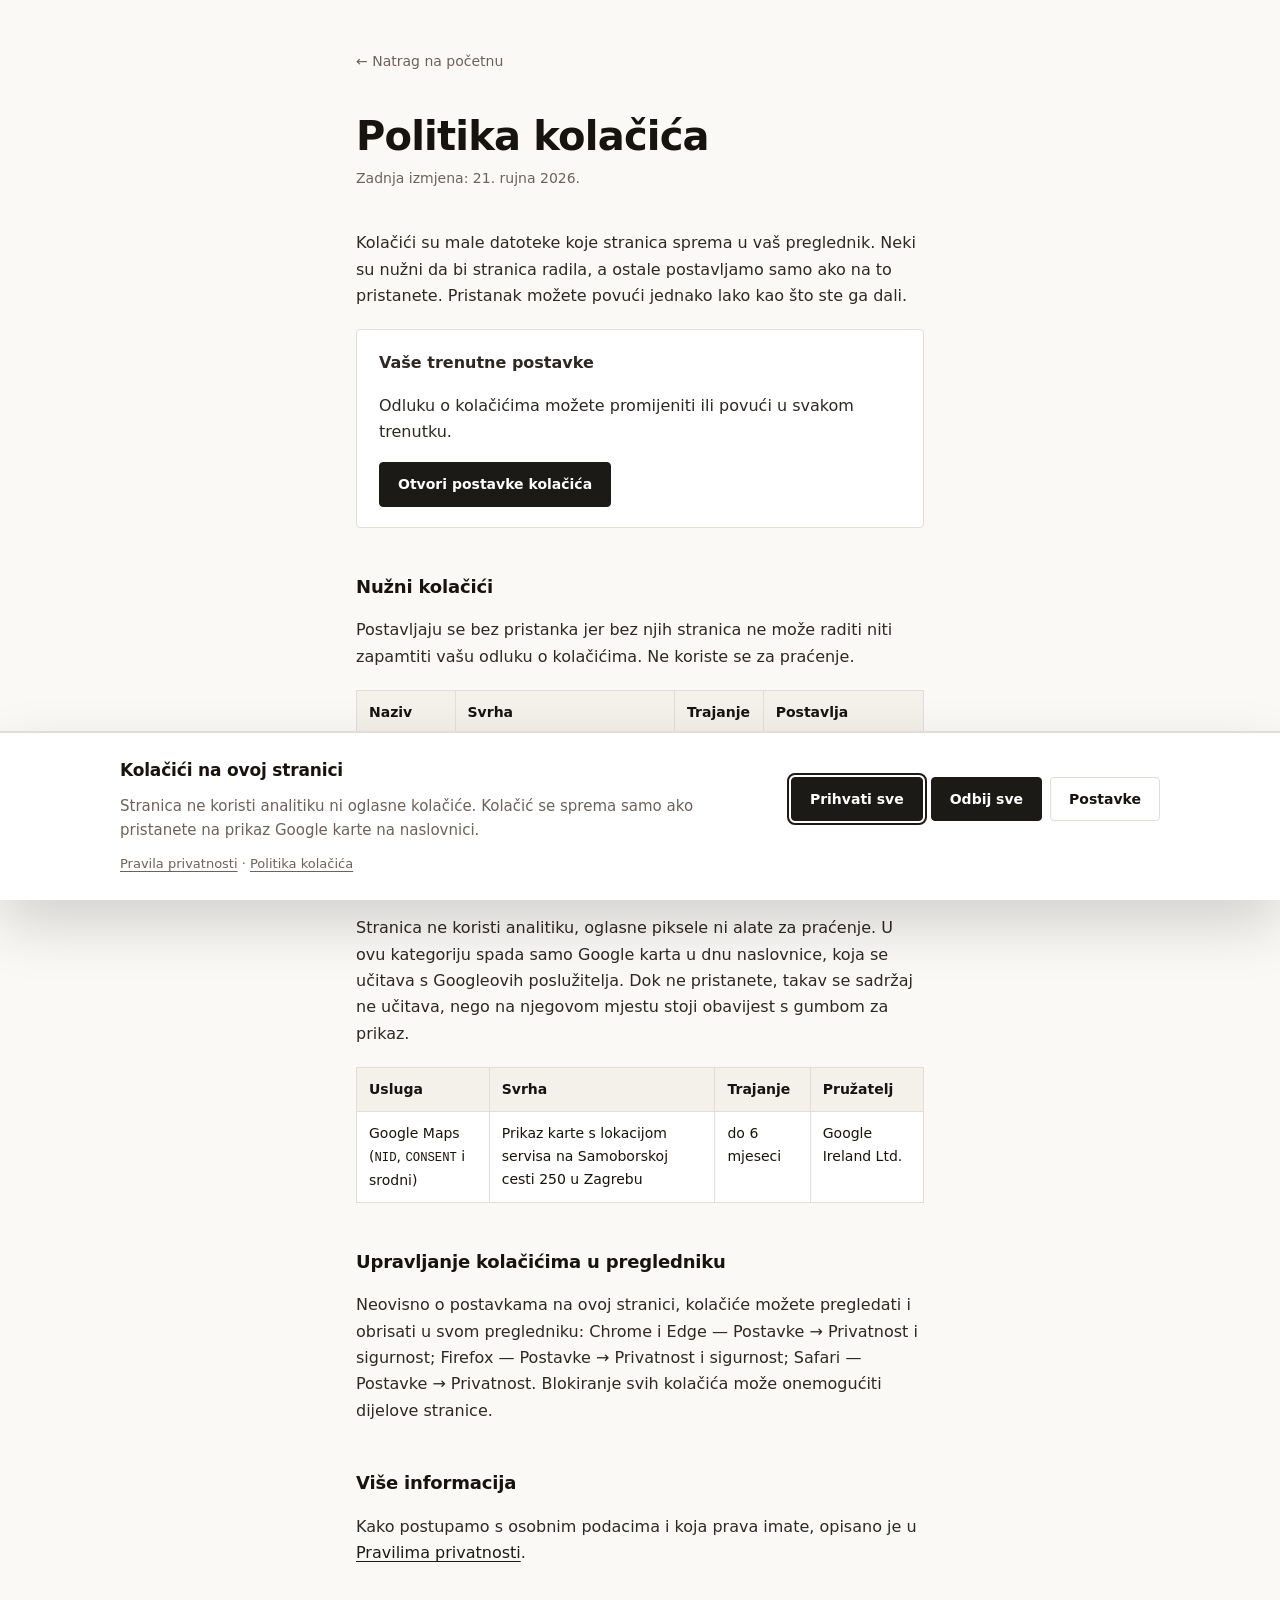
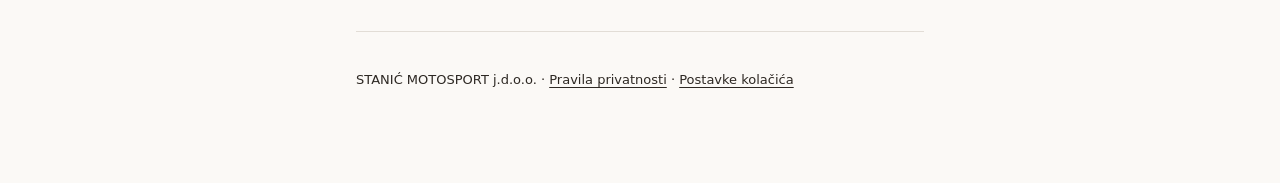
<file: pravno/kolacici.html>
<!doctype html>
<!--
  Politika kolačića — Auto servis RPM

  Tablica mora odgovarati onome što stranica STVARNO postavlja. Otvori DevTools →
  Application → Cookies / Local Storage na gotovoj stranici, prepiši što vidiš i
  obriši retke koji ne postoje. Izmišljen popis kolačića je najčešća greška na
  hrvatskim stranicama i pravno je bezvrijedan.
-->
<html lang="hr">
<head>
<meta charset="utf-8">
<meta name="viewport" content="width=device-width, initial-scale=1">
<title>Politika kolačića — STANIĆ MOTOSPORT j.d.o.o.</title>
<meta name="description" content="Koje kolačiće koristi stranica autoservisrpm.com i kako upravljati pristankom.">
<link rel="stylesheet" href="legal.css">
<link rel="stylesheet" href="../css/consent.css">
<script>
  window.CONSENT = {
    categories: ["marketing"],
    policyUrl: "pravila-privatnosti.html",
    cookieUrl: "kolacici.html",
    days: 180,
    version: 1,
    lead: "Stranica ne koristi analitiku ni oglasne kolačiće. Kolačić se sprema samo ako pristanete na prikaz Google karte na naslovnici."
  };
</script>
<script src="../js/consent.js"></script>
</head>
<body>
<main class="lg-wrap">
  <a class="lg-back" href="../index.html">&larr; Natrag na početnu</a>

  <h1>Politika kolačića</h1>
  <p class="lg-meta">Zadnja izmjena: 21. rujna 2026.</p>

  <p>Kolačići su male datoteke koje stranica sprema u vaš preglednik. Neki su nužni da bi
  stranica radila, a ostale postavljamo samo ako na to pristanete. Pristanak možete povući
  jednako lako kao što ste ga dali.</p>

  <div class="lg-card">
    <p><strong>Vaše trenutne postavke</strong></p>
    <p>Odluku o kolačićima možete promijeniti ili povući u svakom trenutku.</p>
    <p><button type="button" class="ck-btn ck-btn-solid" data-consent-open>Otvori postavke kolačića</button></p>
  </div>

  <h2>Nužni kolačići</h2>
  <p>Postavljaju se bez pristanka jer bez njih stranica ne može raditi niti zapamtiti vašu
  odluku o kolačićima. Ne koriste se za praćenje.</p>
  <div class="lg-scroll">
    <table>
      <thead>
        <tr><th>Naziv</th><th>Svrha</th><th>Trajanje</th><th>Postavlja</th></tr>
      </thead>
      <tbody>
        <tr>
          <td><code>consent.v1</code></td>
          <td>Pamti vaš odabir kategorija kolačića (sprema se u local storage preglednika)</td>
          <td>180 dana</td>
          <td>autoservisrpm.com</td>
        </tr>
        <!-- Stranica ne postavlja nijedan drugi vlastiti kolačić. -->
      </tbody>
    </table>
  </div>

  <h2>Marketing i vanjski sadržaj</h2>
  <p>Stranica ne koristi analitiku, oglasne piksele ni alate za praćenje. U ovu kategoriju
  spada samo Google karta u dnu naslovnice, koja se učitava s Googleovih poslužitelja. Dok ne pristanete, takav se sadržaj ne učitava, nego na njegovom mjestu stoji
  obavijest s gumbom za prikaz.</p>
  <div class="lg-scroll">
    <table>
      <thead>
        <tr><th>Usluga</th><th>Svrha</th><th>Trajanje</th><th>Pružatelj</th></tr>
      </thead>
      <tbody>
        <tr>
          <td>Google Maps (<code>NID</code>, <code>CONSENT</code> i srodni)</td>
          <td>Prikaz karte s lokacijom servisa na Samoborskoj cesti 250 u Zagrebu</td>
          <td>do 6 mjeseci</td>
          <td>Google Ireland Ltd.</td>
        </tr>
      </tbody>
    </table>
  </div>

  <h2>Upravljanje kolačićima u pregledniku</h2>
  <p>Neovisno o postavkama na ovoj stranici, kolačiće možete pregledati i obrisati u svom
  pregledniku: Chrome i Edge — Postavke &rarr; Privatnost i sigurnost; Firefox — Postavke
  &rarr; Privatnost i sigurnost; Safari — Postavke &rarr; Privatnost. Blokiranje svih kolačića
  može onemogućiti dijelove stranice.</p>

  <h2>Više informacija</h2>
  <p>Kako postupamo s osobnim podacima i koja prava imate, opisano je u
  <a href="pravila-privatnosti.html">Pravilima privatnosti</a>.</p>

  <footer class="lg-foot">
    <p>STANIĆ MOTOSPORT j.d.o.o. &middot;
      <a href="pravila-privatnosti.html">Pravila privatnosti</a> &middot;
      <a href="#kolacici-postavke">Postavke kolačića</a></p>
  </footer>
</main>
</body>
</html>
</file>
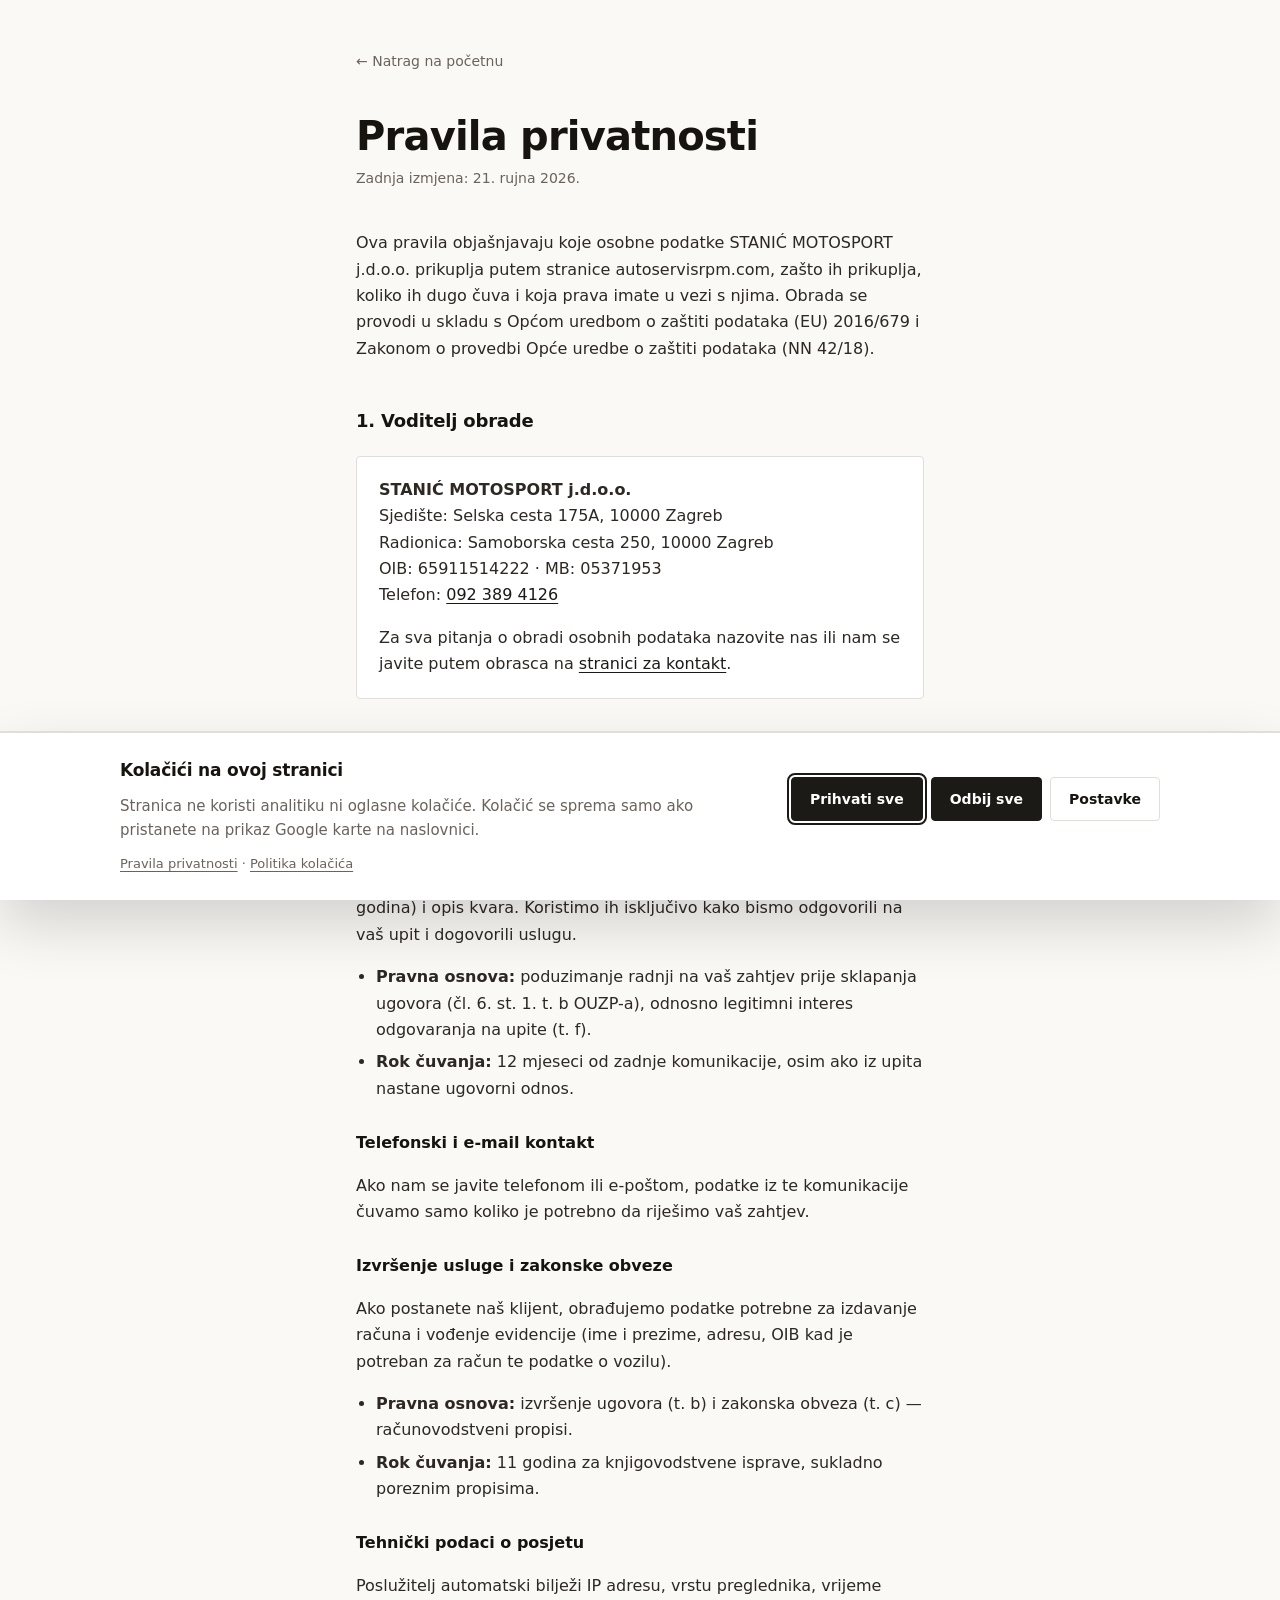
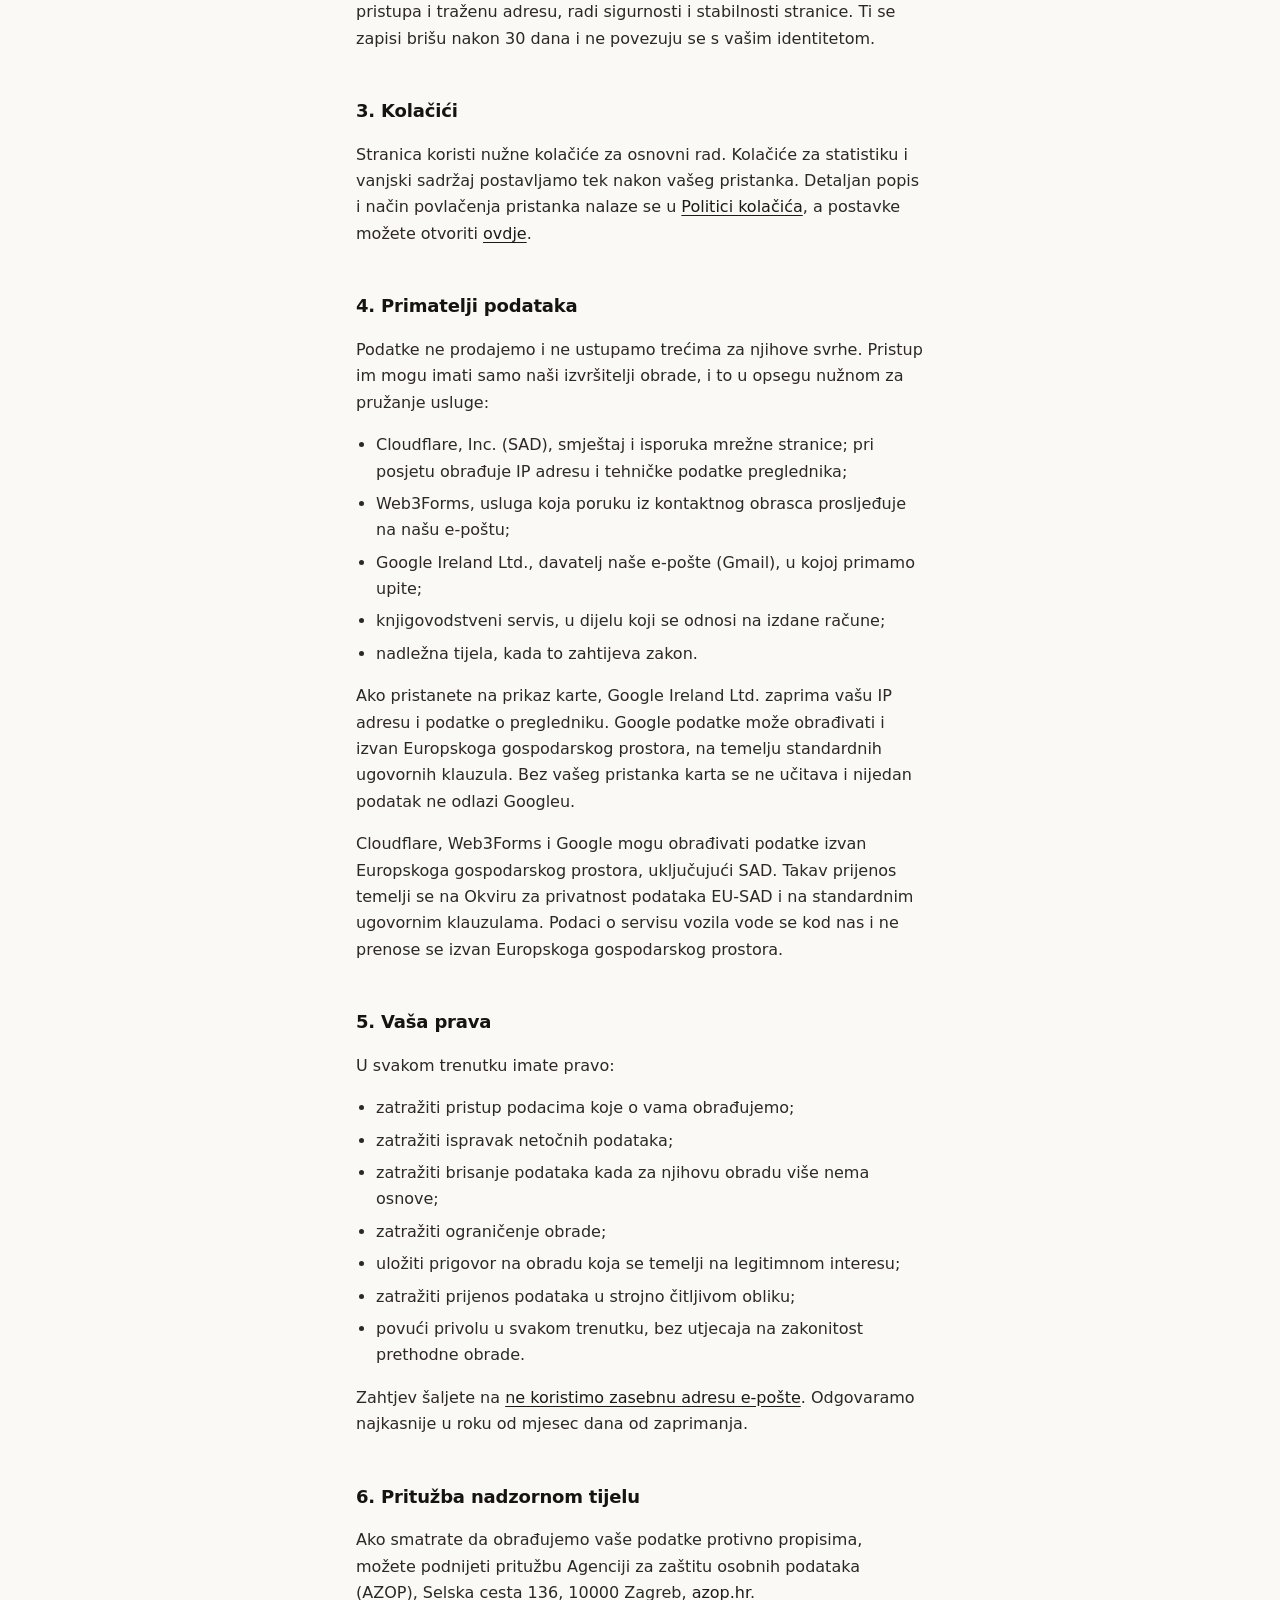
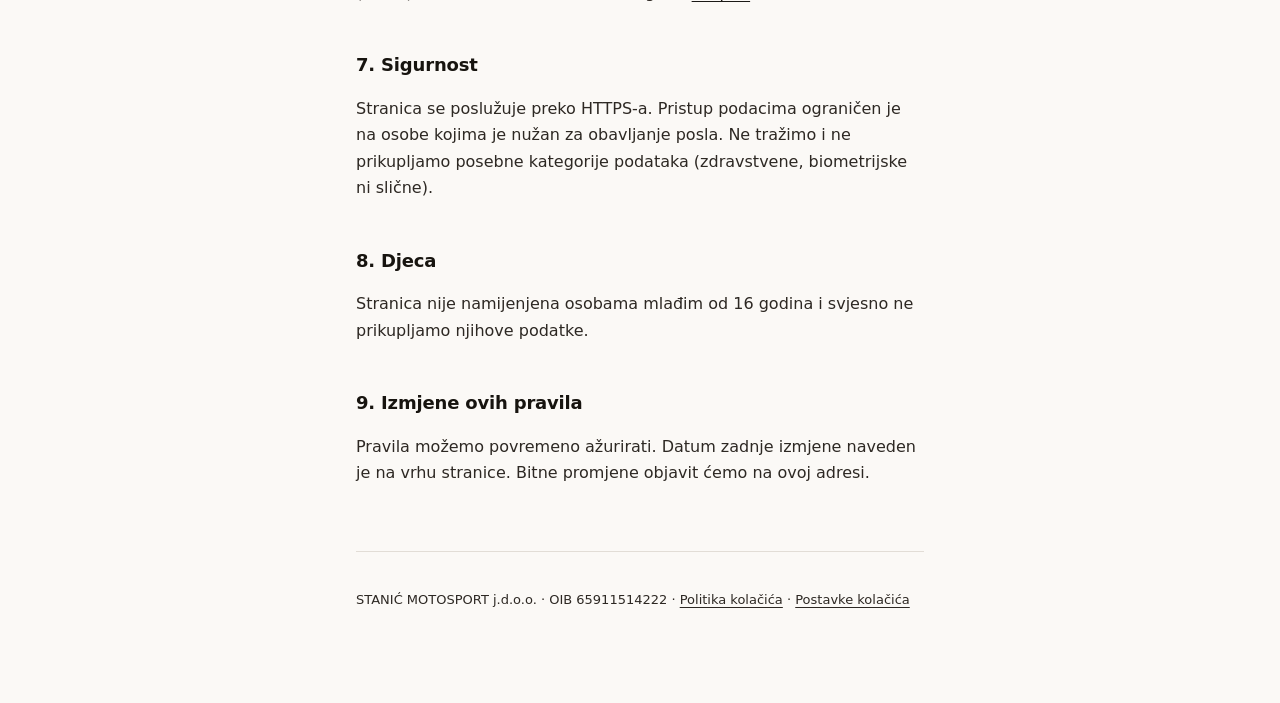
<file: pravno/pravila-privatnosti.html>
<!doctype html>
<!--
  Pravila privatnosti (GDPR / OUZP)

  Auto servis RPM, Zagreb.

  Podaci voditelja obrade provjereni su u sudskom registru i na CompanyWallu.
-->
<html lang="hr">
<head>
<meta charset="utf-8">
<meta name="viewport" content="width=device-width, initial-scale=1">
<title>Pravila privatnosti — STANIĆ MOTOSPORT j.d.o.o.</title>
<meta name="description" content="Kako STANIĆ MOTOSPORT j.d.o.o. prikuplja i obrađuje osobne podatke posjetitelja ove stranice.">
<meta name="robots" content="index, follow">
<link rel="stylesheet" href="legal.css">
<link rel="stylesheet" href="../css/consent.css">
<script>
  window.CONSENT = {
    categories: ["marketing"],
    policyUrl: "pravila-privatnosti.html",
    cookieUrl: "kolacici.html",
    days: 180,
    version: 1,
    lead: "Stranica ne koristi analitiku ni oglasne kolačiće. Kolačić se sprema samo ako pristanete na prikaz Google karte na naslovnici."
  };
</script>
<script src="../js/consent.js"></script>
</head>
<body>
<main class="lg-wrap">
  <a class="lg-back" href="../index.html">&larr; Natrag na početnu</a>


  <h1>Pravila privatnosti</h1>
  <p class="lg-meta">Zadnja izmjena: 21. rujna 2026.</p>

  <p>Ova pravila objašnjavaju koje osobne podatke STANIĆ MOTOSPORT j.d.o.o. prikuplja putem stranice
  autoservisrpm.com, zašto ih prikuplja, koliko ih dugo čuva i koja prava imate u vezi s njima.
  Obrada se provodi u skladu s Općom uredbom o zaštiti podataka (EU) 2016/679 i Zakonom o
  provedbi Opće uredbe o zaštiti podataka (NN 42/18).</p>

  <h2>1. Voditelj obrade</h2>
  <div class="lg-card">
    <p><strong>STANIĆ MOTOSPORT j.d.o.o.</strong><br>
    Sjedište: Selska cesta 175A, 10000 Zagreb<br>
    Radionica: Samoborska cesta 250, 10000 Zagreb<br>
    OIB: 65911514222 &middot; MB: 05371953<br>
    Telefon: <a href="tel:+385923894126">092 389 4126</a></p>
    <p>Za sva pitanja o obradi osobnih podataka nazovite nas ili nam se javite putem
    obrasca na <a href="../index.html#kontakt">stranici za kontakt</a>.</p>
  </div>
  <!-- Službenika za zaštitu podataka (DPO) navedi SAMO ako klijent stvarno ima
       imenovanog. Mali obrt gotovo nikad nema i nije ga dužan imenovati. -->

  <h2>2. Koje podatke prikupljamo i zašto</h2>

  <h3>Kontaktni obrazac / upit</h3>
  <p>Kada nam pošaljete upit putem obrasca, obrađujemo podatke koje ste sami upisali:
  ime i prezime, telefon, podatke o vozilu (marka, model, godina) i opis kvara.
  Koristimo ih isključivo kako bismo odgovorili na vaš upit i dogovorili uslugu.</p>
  <ul>
    <li><strong>Pravna osnova:</strong> poduzimanje radnji na vaš zahtjev prije sklapanja ugovora
      (čl. 6. st. 1. t. b OUZP-a), odnosno legitimni interes odgovaranja na upite (t. f).</li>
    <li><strong>Rok čuvanja:</strong> 12 mjeseci od zadnje komunikacije,
      osim ako iz upita nastane ugovorni odnos.</li>
  </ul>

  <h3>Telefonski i e-mail kontakt</h3>
  <p>Ako nam se javite telefonom ili e-poštom, podatke iz te komunikacije čuvamo samo koliko je
  potrebno da riješimo vaš zahtjev.</p>

  <h3>Izvršenje usluge i zakonske obveze</h3>
  <p>Ako postanete naš klijent, obrađujemo podatke potrebne za izdavanje računa i vođenje
  evidencije (ime i prezime, adresu, OIB kad je potreban za račun te podatke o vozilu).</p>
  <ul>
    <li><strong>Pravna osnova:</strong> izvršenje ugovora (t. b) i zakonska obveza (t. c) —
      računovodstveni propisi.</li>
    <li><strong>Rok čuvanja:</strong> 11 godina za knjigovodstvene isprave, sukladno poreznim propisima.</li>
  </ul>

  <h3>Tehnički podaci o posjetu</h3>
  <p>Poslužitelj automatski bilježi IP adresu, vrstu preglednika, vrijeme pristupa i traženu
  adresu, radi sigurnosti i stabilnosti stranice. Ti se zapisi brišu nakon
  30 dana i ne povezuju se s vašim identitetom.</p>

  <h2>3. Kolačići</h2>
  <p>Stranica koristi nužne kolačiće za osnovni rad. Kolačiće za statistiku i vanjski sadržaj
  postavljamo tek nakon vašeg pristanka. Detaljan popis i način povlačenja pristanka nalaze se
  u <a href="kolacici.html">Politici kolačića</a>, a postavke možete otvoriti
  <a href="#kolacici-postavke">ovdje</a>.</p>

  <h2>4. Primatelji podataka</h2>
  <p>Podatke ne prodajemo i ne ustupamo trećima za njihove svrhe. Pristup im mogu imati samo
  naši izvršitelji obrade, i to u opsegu nužnom za pružanje usluge:</p>
  <ul>
    <li>Cloudflare, Inc. (SAD), smještaj i isporuka mrežne stranice; pri posjetu obrađuje IP adresu i tehničke podatke preglednika;</li>
    <li>Web3Forms, usluga koja poruku iz kontaktnog obrasca prosljeđuje na našu e-poštu;</li>
    <li>Google Ireland Ltd., davatelj naše e-pošte (Gmail), u kojoj primamo upite;</li>
    <li>knjigovodstveni servis, u dijelu koji se odnosi na izdane račune;</li>
    <li>nadležna tijela, kada to zahtijeva zakon.</li>
  </ul>
  <p>Ako pristanete na prikaz karte, Google Ireland Ltd. zaprima vašu IP adresu i podatke o
  pregledniku. Google podatke može obrađivati i izvan Europskoga gospodarskog prostora, na
  temelju standardnih ugovornih klauzula. Bez vašeg pristanka karta se ne učitava i nijedan
  podatak ne odlazi Googleu.</p>
  <p>Cloudflare, Web3Forms i Google mogu obrađivati podatke izvan Europskoga gospodarskog
  prostora, uključujući SAD. Takav prijenos temelji se na Okviru za privatnost podataka EU-SAD
  i na standardnim ugovornim klauzulama. Podaci o servisu vozila vode se kod nas i ne
  prenose se izvan Europskoga gospodarskog prostora.</p>

  <h2>5. Vaša prava</h2>
  <p>U svakom trenutku imate pravo:</p>
  <ul>
    <li>zatražiti pristup podacima koje o vama obrađujemo;</li>
    <li>zatražiti ispravak netočnih podataka;</li>
    <li>zatražiti brisanje podataka kada za njihovu obradu više nema osnove;</li>
    <li>zatražiti ograničenje obrade;</li>
    <li>uložiti prigovor na obradu koja se temelji na legitimnom interesu;</li>
    <li>zatražiti prijenos podataka u strojno čitljivom obliku;</li>
    <li>povući privolu u svakom trenutku, bez utjecaja na zakonitost prethodne obrade.</li>
  </ul>
  <p>Zahtjev šaljete na <a href="mailto:ne koristimo zasebnu adresu e-pošte">ne koristimo zasebnu adresu e-pošte</a>. Odgovaramo najkasnije u roku
  od mjesec dana od zaprimanja.</p>

  <h2>6. Pritužba nadzornom tijelu</h2>
  <p>Ako smatrate da obrađujemo vaše podatke protivno propisima, možete podnijeti pritužbu
  Agenciji za zaštitu osobnih podataka (AZOP), Selska cesta 136, 10000 Zagreb,
  <a href="https://azop.hr" target="_blank" rel="noopener">azop.hr</a>.</p>

  <h2>7. Sigurnost</h2>
  <p>Stranica se poslužuje preko HTTPS-a. Pristup podacima ograničen je na osobe kojima je
  nužan za obavljanje posla. Ne tražimo i ne prikupljamo posebne kategorije podataka
  (zdravstvene, biometrijske ni slične).</p>

  <h2>8. Djeca</h2>
  <p>Stranica nije namijenjena osobama mlađim od 16 godina i svjesno ne prikupljamo njihove
  podatke.</p>

  <h2>9. Izmjene ovih pravila</h2>
  <p>Pravila možemo povremeno ažurirati. Datum zadnje izmjene naveden je na vrhu stranice.
  Bitne promjene objavit ćemo na ovoj adresi.</p>

  <footer class="lg-foot">
    <p>STANIĆ MOTOSPORT j.d.o.o. &middot; OIB 65911514222 &middot;
      <a href="kolacici.html">Politika kolačića</a> &middot;
      <a href="#kolacici-postavke">Postavke kolačića</a></p>
  </footer>
</main>
</body>
</html>
</file>
<file: fonts/fonts.css>
/* Self-hostani fontovi (Fontshare, licenca: Indian Type Foundry free font licence).
   Ne učitava se ništa s tuđe domene — nijedan posjetiteljev IP ne ide trećoj strani. */

@font-face {
  font-family: "Cabinet Grotesk";
  src: url("CabinetGrotesk-700.woff2") format("woff2");
  font-weight: 700; font-style: normal; font-display: swap;
}
@font-face {
  font-family: "Cabinet Grotesk";
  src: url("CabinetGrotesk-800.woff2") format("woff2");
  font-weight: 800; font-style: normal; font-display: swap;
}
@font-face {
  font-family: "Switzer";
  src: url("Switzer-400.woff2") format("woff2");
  font-weight: 400; font-style: normal; font-display: swap;
}
@font-face {
  font-family: "Switzer";
  src: url("Switzer-500.woff2") format("woff2");
  font-weight: 500; font-style: normal; font-display: swap;
}
@font-face {
  font-family: "Switzer";
  src: url("Switzer-700.woff2") format("woff2");
  font-weight: 700; font-style: normal; font-display: swap;
}
</file>
<file: css/type.css>
/* ==========================================================================
   type.css — tipografski sustav: fluidna skala, ritam, brojke
   Izračunato Utopia metodom: 360px/16px -> 1240px/18px, omjer 1.2 -> 1.25.
   Nijedna vrijednost nije procijenjena; sve su izvedene iz te formule.

   Uvoz PRIJE ostalog CSS-a, pa prepiši --font-display i --font-text.
   ========================================================================== */

:root {
  /* --- obitelji ---------------------------------------------------------
     Zamijeni stvarnim fontovima projekta. Fallback niz je namjerno dug:
     stranica mora izgledati podnošljivo i prije nego font stigne.
     -------------------------------------------------------------------- */
  --font-display: "Cabinet Grotesk", "Switzer fallback", Impact, "Arial Black", sans-serif;
  --font-text: "Switzer", "Switzer fallback", -apple-system, BlinkMacSystemFont, "Segoe UI", Helvetica, Arial, sans-serif;
  --font-mono: "JetBrains Mono", ui-monospace, SFMono-Regular, Menlo, monospace;

  /* --- fluidna skala veličina ------------------------------------------- */
  --type-n2: clamp(0.694rem, 0.6840rem + 0.0465vw, 0.720rem);   /* 11.1 -> 11.5px */
  --type-n1: clamp(0.833rem, 0.8061rem + 0.1212vw, 0.900rem);   /* 13.3 -> 14.4px */
  --type-0:  clamp(1.000rem, 0.9489rem + 0.2273vw, 1.125rem);   /* 16.0 -> 18.0px */
  --type-1:  clamp(1.200rem, 1.1156rem + 0.3750vw, 1.406rem);   /* 19.2 -> 22.5px */
  --type-2:  clamp(1.440rem, 1.3100rem + 0.5778vw, 1.758rem);   /* 23.0 -> 28.1px */
  --type-3:  clamp(1.728rem, 1.5360rem + 0.8532vw, 2.197rem);   /* 27.6 -> 35.2px */
  --type-4:  clamp(2.074rem, 1.7983rem + 1.2236vw, 2.747rem);   /* 33.2 -> 43.9px */
  --type-5:  clamp(2.488rem, 2.1018rem + 1.7180vw, 3.433rem);   /* 39.8 -> 54.9px */
  --type-6:  clamp(2.986rem, 2.4519rem + 2.3737vw, 4.292rem);   /* 47.8 -> 68.7px */

  /* --- fluidni razmaci, ista metoda -------------------------------------
     Kad razmaci rastu istim ritmom kao tekst, stranica se ne raspada
     između breakpointa i ne treba gomila media queryja.
     -------------------------------------------------------------------- */
  --space-3xs: clamp(0.250rem, 0.2244rem + 0.1136vw, 0.313rem);
  --space-2xs: clamp(0.500rem, 0.4744rem + 0.1136vw, 0.563rem);
  --space-xs:  clamp(0.750rem, 0.6989rem + 0.2273vw, 0.875rem);
  --space-s:   clamp(1.000rem, 0.9489rem + 0.2273vw, 1.125rem);
  --space-m:   clamp(1.500rem, 1.4233rem + 0.3409vw, 1.688rem);
  --space-l:   clamp(2.000rem, 1.8977rem + 0.4545vw, 2.250rem);
  --space-xl:  clamp(3.000rem, 2.8466rem + 0.6818vw, 3.375rem);
  --space-2xl: clamp(4.000rem, 3.7955rem + 0.9091vw, 4.500rem);
  --space-3xl: clamp(6.000rem, 5.6932rem + 1.3636vw, 6.750rem);

  /* --- ritam ------------------------------------------------------------
     Pravilo: što je tekst veći, to mu treba manji line-height i uži tracking.
     -------------------------------------------------------------------- */
  --leading-display: 0.95;
  --leading-tight: 1.1;
  --leading-heading: 1.2;
  --leading-body: 1.6;
  --leading-loose: 1.75;

  --tracking-display: -0.035em;
  --tracking-heading: -0.02em;
  --tracking-body: 0em;
  --tracking-caps: 0.14em;

  --measure: 66ch;          /* tekst */
  --measure-display: 18ch;  /* naslovi */
}

/* --- osnova --------------------------------------------------------------- */
body {
  margin: 0;   /* preglednik daje 8px; na tamnom zaglavlju to je svijetli okvir */
  font-family: var(--font-text);
  font-size: var(--type-0);
  line-height: var(--leading-body);
  letter-spacing: var(--tracking-body);
  /* Uključi prave ligature i kerning; isključi nasumične alternate. */
  font-feature-settings: "kern" 1, "liga" 1, "calt" 1;
  text-rendering: optimizeLegibility;
  -webkit-font-smoothing: antialiased;
}

/* --- naslovi ---------------------------------------------------------------
   text-wrap: balance sprječava siroče od jedne riječi u zadnjem retku.
   Radi samo do ~6 redaka, zato ide na naslove a ne na tekst.
   -------------------------------------------------------------------------- */
h1, h2, h3, h4 {
  font-family: var(--font-display);
  line-height: var(--leading-heading);
  letter-spacing: var(--tracking-heading);
  text-wrap: balance;
  max-width: var(--measure-display);
  margin-block: 0 var(--space-s);
}

h1 { font-size: var(--type-6); line-height: var(--leading-display); letter-spacing: var(--tracking-display); }
h2 { font-size: var(--type-4); line-height: var(--leading-tight); }
h3 { font-size: var(--type-2); }
h4 { font-size: var(--type-1); }

p, li {
  max-width: var(--measure);
  /* pretty izbjegava siroče u zadnjem retku odlomka, bez balance troška */
  text-wrap: pretty;
  margin-block: 0 var(--space-s);
}

/* --- pomoćne klase --------------------------------------------------------- */
.t-lead { font-size: var(--type-1); line-height: 1.5; }
.t-small { font-size: var(--type-n1); }
.t-micro { font-size: var(--type-n2); }

/* Verzal se NIKAD ne piše bez proširenog trackinga — inače se slova lijepe. */
.t-caps {
  text-transform: uppercase;
  letter-spacing: var(--tracking-caps);
  font-size: var(--type-n2);
  font-weight: 600;
}

/* Cijene, brojači i tablice: brojke iste širine da ne poskakuju. */
.t-nums, table, .price, [data-sm-count] {
  font-variant-numeric: tabular-nums;
  font-feature-settings: "tnum" 1;
}

/* Optičko poravnanje: veliki naslov u kutiji izgleda uvučeno jer slovo
   ima bočni razmak. Povuci ga natrag. */
.t-optical { margin-left: -0.06em; }

/* Mjera za tekst koji stoji sam, npr. uvodni odlomak. */
.t-measure { max-width: var(--measure); }
.t-measure-narrow { max-width: 48ch; }

/* --- fallback bez CLS-a ----------------------------------------------------
   Dok se font učitava, sustavni font zauzima drugu širinu i tekst poskoči.
   size-adjust izjednači metrike. Vrijednosti se mjere po fontu (vidi SKILL.md).
   -------------------------------------------------------------------------- */
@font-face {
  font-family: "Switzer fallback";
  src: local("Arial");
  size-adjust: 97%;
  ascent-override: 96%;
  descent-override: 24%;
  line-gap-override: 0%;
}

/* --- print -----------------------------------------------------------------
   Klijenti tiskaju cjenike. Jedan blok, pet minuta, izgleda profesionalno.
   -------------------------------------------------------------------------- */
@media print {
  body { font-size: 11pt; line-height: 1.45; color: #000; background: #fff; }
  h1 { font-size: 22pt; }
  h2 { font-size: 16pt; }
  a::after { content: " (" attr(href) ")"; font-size: 9pt; word-break: break-all; }
  nav, footer, .no-print { display: none; }
}
</file>
<file: css/color.css>
/* ==========================================================================
   color.css — paleta i sjene izvedene iz jedne odluke
   Postaviš hue i chromu akcenta, a 12 stupnjeva neutrala i 12 akcenta se
   izračunaju sama. Nema nasumičnih hex vrijednosti.

   Struktura stupnjeva preuzeta iz Radix Colors (vidi references/color.md):
     1-2   pozadine        3-5   pozadine elemenata (mirno / hover / pritisnuto)
     6-8   obrubi          9-10  pune boje          11-12  tekst

   OKLCH je perceptualno ujednačen: ista razlika u L znači istu razliku u
   doživljenoj svjetlini, pa skala ne "propada" na pojedinim tonovima kao HSL.
   Podržan u svim aktualnim preglednicima.
   ========================================================================== */

:root {
  /* --- jedina dva broja koja mijenjaš po projektu -------------------------
     Hue u stupnjevima (0-360), chroma 0-0.37 (realno 0.05-0.20).
     Primjeri: cigla 38, oker 75, šumsko zeleno 150, industrijsko plavo 240.
     -------------------------------------------------------------------- */
  /* Kazaljka u logotipu je #ed3500 (original nosi Display P3 profil, pa sirovi
     broj #da471d iz datoteke NIJE sRGB — mjeri _build/logo.py). Ta boja je na
     velikim plohama djelovala narančasto, pa je akcent sučelja pomaknut prema
     crvenom: oklch(58% 0.215 29) = #dd291f. To je praktički ista crvena koju je
     nosila stara stranica (#dc2626). Znak zadržava svoju boju. */
  --accent-h: 29;
  --accent-c: 0.215;

  /* Neutral nije siv nego nosi trag akcenta. To je razlika između palete
     koja djeluje namjerno i one koja djeluje kao default Tailwinda. */
  /* Krug u logotipu je čisto siv (#2b2b2a), bez topline. Neutral zato NE nosi
     trag akcenta — inače sve oko logotipa izgleda smeđe. */
  --neutral-h: var(--accent-h);
  --neutral-c: 0;

  /* --- neutral, 12 stupnjeva --------------------------------------------- */
  --n1:  oklch(99.2% var(--neutral-c) var(--neutral-h));
  --n2:  oklch(97.6% var(--neutral-c) var(--neutral-h));
  --n3:  oklch(95.0% calc(var(--neutral-c) * 1.4) var(--neutral-h));
  --n4:  oklch(92.4% calc(var(--neutral-c) * 1.6) var(--neutral-h));
  --n5:  oklch(89.6% calc(var(--neutral-c) * 1.8) var(--neutral-h));
  --n6:  oklch(86.0% calc(var(--neutral-c) * 2.0) var(--neutral-h));
  --n7:  oklch(80.5% calc(var(--neutral-c) * 2.2) var(--neutral-h));
  --n8:  oklch(72.0% calc(var(--neutral-c) * 2.4) var(--neutral-h));
  --n9:  oklch(58.0% calc(var(--neutral-c) * 2.6) var(--neutral-h));
  --n10: oklch(52.0% calc(var(--neutral-c) * 2.6) var(--neutral-h));
  --n11: oklch(43.0% calc(var(--neutral-c) * 2.4) var(--neutral-h));
  --n12: oklch(18.0% calc(var(--neutral-c) * 3.0) var(--neutral-h));

  /* --- akcent, istih 12 stupnjeva ----------------------------------------
     Chroma raste prema sredini skale i pada na krajevima — tako rade i
     ozbiljne palete. Ravna chroma kroz cijelu skalu izgleda plastično.
     -------------------------------------------------------------------- */
  --a1:  oklch(98.8% calc(var(--accent-c) * 0.10) var(--accent-h));
  --a2:  oklch(97.2% calc(var(--accent-c) * 0.18) var(--accent-h));
  --a3:  oklch(94.0% calc(var(--accent-c) * 0.35) var(--accent-h));
  --a4:  oklch(90.5% calc(var(--accent-c) * 0.50) var(--accent-h));
  --a5:  oklch(86.5% calc(var(--accent-c) * 0.65) var(--accent-h));
  --a6:  oklch(81.0% calc(var(--accent-c) * 0.80) var(--accent-h));
  --a7:  oklch(74.0% calc(var(--accent-c) * 0.92) var(--accent-h));
  --a8:  oklch(66.0% var(--accent-c) var(--accent-h));
  --a9:  oklch(56.0% var(--accent-c) var(--accent-h));
  --a10: oklch(51.0% var(--accent-c) var(--accent-h));
  --a11: oklch(44.0% calc(var(--accent-c) * 0.95) var(--accent-h));
  --a12: oklch(25.0% calc(var(--accent-c) * 0.65) var(--accent-h));

  /* --- semantički tokeni -------------------------------------------------
     U stilovima koristi ISKLJUČIVO ove, nikad --n7 direktno. Tako dark mode
     i promjena palete ne traže prolazak kroz cijeli CSS.
     -------------------------------------------------------------------- */
  --bg:             var(--n1);
  --bg-subtle:      var(--n2);
  --surface:        oklch(100% 0 0);
  --surface-sunken: var(--n3);

  --element:        var(--n3);
  --element-hover:  var(--n4);
  --element-active: var(--n5);

  --border:         var(--n6);
  --border-strong:  var(--n7);
  --border-focus:   var(--a8);

  --solid:          var(--a9);
  --solid-hover:    var(--a10);
  --on-solid:       oklch(99% 0 0);

  --text:           var(--n12);
  --text-muted:     var(--n11);
  --text-subtle:    var(--n9);
  --text-accent:    var(--a11);

  /* --- statusne boje -----------------------------------------------------
     Iste svjetline kao akcent, samo drugi hue — pa se ne tuku s brendom.
     -------------------------------------------------------------------- */
  --ok:    oklch(56% 0.13 150);
  --warn:  oklch(70% 0.14 75);
  --error: oklch(55% 0.17 27);
  --ok-bg:    oklch(96% 0.03 150);
  --warn-bg:  oklch(96% 0.04 75);
  --error-bg: oklch(96% 0.03 27);

  /* --- sjene ------------------------------------------------------------
     Jedan izvor svjetla, odozgo. Svaka razina je DVIJE sjene: uska i tamna
     (kontaktna) plus široka i blijeda (ambijentalna). Sjena nije crna nego
     tonirana hueom palete — crna sjena na toploj podlozi izgleda prljavo.
     -------------------------------------------------------------------- */
  --shadow-color: var(--neutral-h);
  --shadow-1:
    0 1px 2px oklch(20% 0.02 var(--shadow-color) / 0.06),
    0 1px 1px oklch(20% 0.02 var(--shadow-color) / 0.04);
  --shadow-2:
    0 2px 4px oklch(20% 0.02 var(--shadow-color) / 0.07),
    0 4px 12px oklch(20% 0.02 var(--shadow-color) / 0.05);
  --shadow-3:
    0 4px 8px oklch(20% 0.02 var(--shadow-color) / 0.08),
    0 12px 28px oklch(20% 0.02 var(--shadow-color) / 0.07);
  --shadow-4:
    0 8px 16px oklch(20% 0.02 var(--shadow-color) / 0.09),
    0 24px 56px oklch(20% 0.02 var(--shadow-color) / 0.09);

  /* Obrub kao sjena: oštra linija bez zauzimanja prostora u layoutu. */
  --ring: inset 0 0 0 1px var(--border);
  --ring-focus: 0 0 0 3px oklch(66% calc(var(--accent-c) * 0.9) var(--accent-h) / 0.35);

  --radius-s: 4px;
  --radius-m: 8px;
  --radius-l: 14px;
}

/* --- dark mode -------------------------------------------------------------
   Ne invertiraj hex vrijednosti. Okreni RAMPU svjetline i smanji chromu —
   zasićena boja na tamnoj podlozi vibrira.
   -------------------------------------------------------------------------- */
@media (prefers-color-scheme: dark) {
  :root:not([data-theme="light"]) {
    --n1:  oklch(16.0% calc(var(--neutral-c) * 2.0) var(--neutral-h));
    --n2:  oklch(19.0% calc(var(--neutral-c) * 2.2) var(--neutral-h));
    --n3:  oklch(23.0% calc(var(--neutral-c) * 2.6) var(--neutral-h));
    --n4:  oklch(26.5% calc(var(--neutral-c) * 2.8) var(--neutral-h));
    --n5:  oklch(30.0% calc(var(--neutral-c) * 3.0) var(--neutral-h));
    --n6:  oklch(35.0% calc(var(--neutral-c) * 3.0) var(--neutral-h));
    --n7:  oklch(42.0% calc(var(--neutral-c) * 3.0) var(--neutral-h));
    --n8:  oklch(53.0% calc(var(--neutral-c) * 2.8) var(--neutral-h));
    --n9:  oklch(62.0% calc(var(--neutral-c) * 2.6) var(--neutral-h));
    --n10: oklch(68.0% calc(var(--neutral-c) * 2.4) var(--neutral-h));
    --n11: oklch(77.0% calc(var(--neutral-c) * 2.0) var(--neutral-h));
    --n12: oklch(95.0% calc(var(--neutral-c) * 1.5) var(--neutral-h));

    --a9:  oklch(62.0% calc(var(--accent-c) * 0.9) var(--accent-h));
    --a10: oklch(68.0% calc(var(--accent-c) * 0.9) var(--accent-h));
    --a11: oklch(78.0% calc(var(--accent-c) * 0.7) var(--accent-h));

    --surface: var(--n2);
    --on-solid: oklch(15% 0 0);

    /* Na tamnom sjena ne postoji — dubina se radi svjetlijom plohom.
       Zadrži blagu sjenu samo za elemente koji stvarno lebde. */
    --shadow-1: 0 1px 2px oklch(0% 0 0 / 0.4);
    --shadow-2: 0 2px 8px oklch(0% 0 0 / 0.45);
    --shadow-3: 0 8px 24px oklch(0% 0 0 / 0.5);
    --shadow-4: 0 16px 48px oklch(0% 0 0 / 0.55);
  }
}

/* --- osnova ---------------------------------------------------------------- */
body {
  background: var(--bg);
  color: var(--text);
}

::selection {
  background: oklch(56% var(--accent-c) var(--accent-h) / 0.22);
  color: var(--text);
}

:focus-visible {
  outline: 2px solid var(--border-focus);
  outline-offset: 2px;
}

/* --- gotovi slojevi --------------------------------------------------------- */
.card {
  background: var(--surface);
  border: 1px solid var(--border);
  border-radius: var(--radius-l);
  box-shadow: var(--shadow-1);
}
.card--raised { box-shadow: var(--shadow-2); }
.card--float  { box-shadow: var(--shadow-3); }

.btn-solid {
  background: var(--solid);
  color: var(--on-solid);
  border: 1px solid transparent;
}
.btn-solid:hover { background: var(--solid-hover); }

.btn-quiet {
  background: var(--element);
  color: var(--text);
  border: 1px solid var(--border);
}
.btn-quiet:hover { background: var(--element-hover); border-color: var(--border-strong); }
</file>
<file: css/layout.css>
/* ==========================================================================
   layout.css — kompozicijski primitivi
   Očekuje razmake iz typography-skill (--space-*). Ako ih nema, fallbackovi
   drže stranicu na životu.

   Ideja: prestani slagati layout ad hoc po sekciji. Sedam primitiva pokriva
   gotovo sve, a stranica ostaje dosljedna jer se svi ravnaju po istoj mreži.
   ========================================================================== */

:root {
  --gutter: var(--space-m, 1.5rem);
  --content-w: 68rem;     /* glavni stupac */
  --narrow-w: 44rem;      /* tekst koji se čita */
  --section-y: var(--space-3xl, 6rem);
}

/* --- 1. breakout mreža ----------------------------------------------------
   Jedna mreža za cijelu stranicu. Dijete bira dokle seže:
     .w-content  normalna širina
     .w-narrow   uži stupac za tekst
     .w-feature  malo šire od sadržaja (slike, kartice)
     .w-full     od ruba do ruba

   Time nestaje vječno umatanje u .container divove i sve se poravnava samo.
   -------------------------------------------------------------------------- */
.layout {
  display: grid;
  grid-template-columns:
    [full-start] minmax(var(--gutter), 1fr)
    [feature-start] minmax(0, 6rem)
    [content-start] min(100% - (var(--gutter) * 2), var(--content-w)) [content-end]
    minmax(0, 6rem) [feature-end]
    minmax(var(--gutter), 1fr) [full-end];
}
.layout > *          { grid-column: content; }
.layout > .w-narrow  { grid-column: content; max-width: var(--narrow-w); }
.layout > .w-feature { grid-column: feature; }
.layout > .w-full    { grid-column: full; }

/* --- 2. stack — okomiti ritam ---------------------------------------------
   Razmak se ne stavlja na elemente nego IZMEĐU njih. Nema margin collapse
   iznenađenja i nema zadnjeg elementa s viškom margine.
   -------------------------------------------------------------------------- */
.stack > * + * { margin-block-start: var(--stack, var(--space-s, 1rem)); }
.stack-xs > * + * { margin-block-start: var(--space-xs, 0.75rem); }
.stack-m  > * + * { margin-block-start: var(--space-m, 1.5rem); }
.stack-l  > * + * { margin-block-start: var(--space-l, 2rem); }
.stack-xl > * + * { margin-block-start: var(--space-xl, 3rem); }

/* --- 3. cluster — vodoravna grupa koja se sama lomi ------------------------
   Gumbi, tagovi, meta podaci, navigacija. Nikad float, nikad inline-block hack.
   -------------------------------------------------------------------------- */
.cluster {
  display: flex;
  flex-wrap: wrap;
  gap: var(--cluster-gap, var(--space-xs, 0.75rem));
  align-items: center;
}
.cluster-between { justify-content: space-between; }

/* --- 4. sidebar — sadržaj + bočni stupac koji se sam slaže -----------------
   Bez media queryja: bočni stupac ima fiksnu bazu, glavni traži minimalnu
   širinu i kad je ne dobije, red se prelomi.
   -------------------------------------------------------------------------- */
.with-sidebar {
  display: flex;
  flex-wrap: wrap;
  gap: var(--space-l, 2rem);
}
.with-sidebar > .sidebar {
  flex-basis: var(--sidebar-w, 18rem);
  flex-grow: 1;
}
.with-sidebar > .not-sidebar {
  flex-basis: 0;
  flex-grow: 999;
  min-inline-size: var(--sidebar-break, 55%);
}

/* --- 5. switcher — n stupaca dok stane, pa jedan ---------------------------
   Prelomi se odjednom, svi zajedno, umjesto da jedna kartica ostane sama.
   -------------------------------------------------------------------------- */
.switcher {
  display: flex;
  flex-wrap: wrap;
  gap: var(--space-m, 1.5rem);
}
.switcher > * {
  flex-grow: 1;
  flex-basis: calc((var(--switch-at, 40rem) - 100%) * 999);
}

/* --- 6. grid — kartice bez media queryja ----------------------------------- */
.grid-auto {
  display: grid;
  gap: var(--space-m, 1.5rem);
  grid-template-columns: repeat(auto-fit, minmax(min(var(--card-min, 17rem), 100%), 1fr));
}

/* --- 7. reel — vodoravni niz koji skrola ----------------------------------
   Katalog, galerija, logotipi. Stranica ne skrola vodoravno, samo reel.
   -------------------------------------------------------------------------- */
.reel {
  display: flex;
  gap: var(--space-m, 1.5rem);
  overflow-x: auto;
  scroll-snap-type: x mandatory;
  overscroll-behavior-x: contain;
  scrollbar-width: thin;
  padding-block-end: var(--space-xs, 0.75rem);
}
.reel > * { flex: 0 0 var(--reel-item, 20rem); scroll-snap-align: start; }
.reel > img { inline-size: auto; block-size: 100%; flex-basis: auto; }

/* --- asimetrija ------------------------------------------------------------
   50/50 je najdosadniji mogući split i odmah se vidi kao zadana postavka.
   7/5 i 8/4 izgledaju odabrano.
   -------------------------------------------------------------------------- */
.split-7-5, .split-5-7, .split-8-4, .split-4-8 {
  display: grid;
  gap: var(--space-xl, 3rem);
  align-items: center;
}
@media (min-width: 52rem) {
  .split-7-5 { grid-template-columns: 7fr 5fr; }
  .split-5-7 { grid-template-columns: 5fr 7fr; }
  .split-8-4 { grid-template-columns: 8fr 4fr; }
  .split-4-8 { grid-template-columns: 4fr 8fr; }
}

/* Namjerno preklapanje — element ulazi u susjednu sekciju.
   Jedan po stranici; više od toga je nered, ne kompozicija. */
.overlap-up { margin-block-start: calc(var(--space-2xl, 4rem) * -1); position: relative; z-index: 1; }
.pull-left  { margin-inline-start: calc(var(--space-xl, 3rem) * -1); }
.pull-right { margin-inline-end: calc(var(--space-xl, 3rem) * -1); }
@media (max-width: 52rem) {
  .overlap-up, .pull-left, .pull-right { margin: 0; }
}

/* --- ritam sekcija ---------------------------------------------------------
   Sve sekcije istog razmaka = stranica bez ritma. Tri razine gustoće.
   -------------------------------------------------------------------------- */
.section       { padding-block: var(--section-y); }
.section-tight { padding-block: var(--space-xl, 3rem); }
.section-air   { padding-block: calc(var(--section-y) * 1.6); }

/* Prva sekcija ispod headera nema gornji razmak — hero počinje odmah. */
.section:first-child { padding-block-start: var(--space-l, 2rem); }

/* --- centriranje sadržaja unutar punog bloka -------------------------------- */
.center-content {
  box-sizing: content-box;
  margin-inline: auto;
  max-inline-size: var(--content-w);
  padding-inline: var(--gutter);
}

/* --- sticky index ----------------------------------------------------------
   Bočni popis koji stoji dok sadržaj prolazi. Traži --header-h iz finish.css.
   -------------------------------------------------------------------------- */
.sticky-index {
  position: sticky;
  top: calc(var(--header-h, 72px) + var(--space-m, 1.5rem));
  align-self: start;
}

/* --- pomoćno ---------------------------------------------------------------- */
.full-bleed {
  width: 100vw;
  margin-inline-start: 50%;
  transform: translateX(-50%);
}
.no-overflow { overflow-x: clip; }   /* clip, ne hidden: ne kvari position: sticky */
</file>
<file: css/image.css>
/* ==========================================================================
   image.css — okviri, kadriranje i obrada slika
   Glavni posao ovog filea: napraviti da fotografije različite kvalitete i
   različitog porijekla izgledaju kao da pripadaju istoj stranici.
   ========================================================================== */

/* --- 1. okvir s omjerom ---------------------------------------------------
   Slika UVIJEK ide u okvir s definiranim omjerom. Tako layout ne poskakuje
   i sve slike u mreži su iste visine bez obzira na original.
   -------------------------------------------------------------------------- */
.img-frame {
  position: relative;
  overflow: hidden;
  background: var(--surface-sunken, #f1f1ef);
  border-radius: var(--radius-m, 8px);
}
.img-frame > img,
.img-frame > video {
  width: 100%;
  height: 100%;
  object-fit: cover;
  display: block;
}

.ar-square   { aspect-ratio: 1 / 1; }
.ar-portrait { aspect-ratio: 3 / 4; }
.ar-photo    { aspect-ratio: 4 / 3; }
.ar-wide     { aspect-ratio: 16 / 9; }
.ar-cinema   { aspect-ratio: 21 / 9; }
.ar-tall     { aspect-ratio: 2 / 3; }

/* Kadriranje: zadano je sredina, ali lice ili proizvod rijetko jesu u sredini.
   Postavi po slici, ne globalno. */
.pos-top    { object-position: 50% 15%; }
.pos-bottom { object-position: 50% 85%; }
.pos-left   { object-position: 15% 50%; }
.pos-right  { object-position: 85% 50%; }

/* --- 2. jedinstvena obrada ------------------------------------------------
   Skupe stranice imaju sve fotografije u ISTOM tonu. Primijeni jednu od ovih
   klasa na SVE slike na stranici — nikad miješano.
   -------------------------------------------------------------------------- */

/* Blaga korekcija: malo kontrasta, malo topline. Sigurna na svemu. */
.grade-warm img  { filter: saturate(0.92) contrast(1.06) brightness(1.02) sepia(0.06); }

/* Hladna, tehnička. Za autodijelove, industriju, transport. */
.grade-cool img  { filter: saturate(0.85) contrast(1.1) hue-rotate(-6deg); }

/* Prigušena, editorial. Fotografije prestaju vikati i tekst dolazi u prvi plan. */
.grade-muted img { filter: saturate(0.6) contrast(1.04) brightness(1.03); }

/* Zadnja linija obrane za set fotki različite kvalitete: sve u sivo,
   boja dolazi samo iz akcenta preko preklopa. */
.grade-mono img  { filter: grayscale(1) contrast(1.08); }
.grade-mono::after {
  content: "";
  position: absolute;
  inset: 0;
  background: var(--solid, #b8431f);
  mix-blend-mode: color;
  opacity: 0.22;
  pointer-events: none;
}

/* Boja se vraća na hover — radi samo ako je namjerno i dosljedno. */
.grade-reveal img { filter: grayscale(1) contrast(1.06); transition: filter 600ms cubic-bezier(0.22,1,0.36,1); }
.grade-reveal:hover img { filter: grayscale(0) contrast(1.02); }

/* --- 3. tekst preko slike --------------------------------------------------
   Nikad tekst direktno na fotografiju. Uvijek scrim — gradijent koji
   zatamni samo onaj dio gdje tekst stoji.
   -------------------------------------------------------------------------- */
.scrim { position: relative; }
.scrim::after {
  content: "";
  position: absolute;
  inset: 0;
  pointer-events: none;
  background: linear-gradient(
    to top,
    rgba(0, 0, 0, 0.72) 0%,
    rgba(0, 0, 0, 0.38) 32%,
    rgba(0, 0, 0, 0) 62%
  );
}
.scrim-top::after {
  background: linear-gradient(to bottom, rgba(0,0,0,0.65) 0%, rgba(0,0,0,0) 55%);
}
.scrim > .scrim-content { position: relative; z-index: 1; }

/* Blagi vinjeta rub — drži pogled unutar slike. Vrlo suptilno ili nikako. */
.vignette::before {
  content: "";
  position: absolute;
  inset: 0;
  box-shadow: inset 0 0 80px rgba(0, 0, 0, 0.18);
  pointer-events: none;
  z-index: 1;
}

/* --- 4. duotone preko SVG filtera -----------------------------------------
   Jači zahvat od grade-mono: slika se preslika u dvije boje palete.
   Traži <svg> s filterom u dokumentu (predložak u SKILL.md).
   -------------------------------------------------------------------------- */
.duotone img { filter: url(#duotone); }

/* --- 5. stanje učitavanja --------------------------------------------------
   Podloga u boji plohe dok slika ne stigne — nikad bijela rupa.
   -------------------------------------------------------------------------- */
.img-frame > img {
  background: linear-gradient(
    100deg,
    var(--surface-sunken, #f1f1ef) 30%,
    var(--element, #e9e9e6) 50%,
    var(--surface-sunken, #f1f1ef) 70%
  );
}

/* Slika koja se nije učitala ne smije biti prazan okvir — alt tekst se vidi. */
img:not([src]), img[src=""] { visibility: hidden; }

/* --- 6. zoom na hover -----------------------------------------------------
   Sporo i malo. 1.04 je granica; preko toga se vidi gubitak oštrine.
   -------------------------------------------------------------------------- */
.img-zoom > img {
  transition: transform 900ms cubic-bezier(0.22, 1, 0.36, 1);
  will-change: transform;
}
.img-zoom:hover > img { transform: scale(1.04); }

@media (prefers-reduced-motion: reduce) {
  .img-zoom > img, .grade-reveal img { transition: none; }
  .img-zoom:hover > img { transform: none; }
}

@media (hover: none) {
  .img-zoom:hover > img { transform: none; }
  .grade-reveal:hover img { filter: grayscale(1) contrast(1.06); }
}
</file>
<file: css/backdrop.css>
/* backdrop.css — pozadinski sloj: mesh gradijenti, uzorci, zrno, zrake, rub koji svijetli.
   ===========================================================================
   Sve se uključuje preko data-bd atributa, kombinira razmakom:

     <section data-bd="mesh grain">
     <div class="card" data-bd="beam">
     <section data-bd="dots">

   Ništa ovdje ne dira sadržaj — sve je ::before/::after na pozicioniranom
   elementu, pointer-events: none, iza teksta.

   Boje dolaze iz color.css tokena. Ako projekt nema color.css, postavi
   --bd-1..--bd-4 ručno na elementu.
   =========================================================================== */

[data-bd] { position: relative; isolation: isolate; }
[data-bd]::before,
[data-bd]::after { pointer-events: none; }

:root {
  /* fallback ako color.css nije učitan */
  --bd-1: var(--surface, #0e1113);
  --bd-2: var(--accent-9, #1d4ed8);
  --bd-3: var(--accent-7, #7c3aed);
  --bd-4: var(--accent-11, #0ea5e9);
  --bd-fade: 62%;          /* koliko daleko seže svaka mrlja */
  --bd-grain: 0.06;        /* jačina zrna */
  --bd-pattern: color-mix(in oklab, currentColor 12%, transparent);
  --bd-gap: 22px;          /* korak uzorka */
}

/* =========================================================================
   1. MESH GRADIJENT — statičan, bez JS-a
   -------------------------------------------------------------------------
   Ovo je ono što meshgradient.com prodaje kao export: nekoliko radijalnih
   mrlja preko pune boje. Ključ nije broj mrlja nego to da su sve iz ISTE
   obitelji boja — četiri nasumične boje daju onaj AI-purple-blue izgled
   koji je u CLAUDE.md zabranjen.

   Pravilo: jedna boja = pozadina, ostale su njene varijante s pomakom
   nijanse od najviše 40 stupnjeva. Zasićenje niže nego što ti se čini.
   ========================================================================= */

[data-bd~="mesh"] {
  background-color: var(--bd-1);
  background-image:
    radial-gradient(at 18% 22%, var(--bd-2) 0, transparent var(--bd-fade)),
    radial-gradient(at 82% 12%, var(--bd-3) 0, transparent var(--bd-fade)),
    radial-gradient(at 72% 78%, var(--bd-4) 0, transparent var(--bd-fade)),
    radial-gradient(at 10% 88%, var(--bd-3) 0, transparent var(--bd-fade));
  background-attachment: fixed;
}

/* mekša, editorial varijanta — dvije mrlje, jedva vidljive */
[data-bd~="mesh-soft"] {
  background-color: var(--bd-1);
  background-image:
    radial-gradient(70% 55% at 15% 0%, color-mix(in oklab, var(--bd-2) 45%, transparent) 0, transparent 70%),
    radial-gradient(60% 50% at 95% 30%, color-mix(in oklab, var(--bd-4) 35%, transparent) 0, transparent 70%);
}

/* mesh koji lagano diše — samo za hero, nikad za cijelu stranicu */
@media (prefers-reduced-motion: no-preference) {
  [data-bd~="mesh-drift"] {
    background-size: 160% 160%;
    animation: bd-drift 28s ease-in-out infinite alternate;
  }
}
@keyframes bd-drift {
  from { background-position: 0% 50%; }
  to   { background-position: 100% 50%; }
}

/* =========================================================================
   2. ZRNO
   -------------------------------------------------------------------------
   Jedini pošten način da gradijent ne izgleda kao plastika. feTurbulence u
   data URI-ju, bez ijednog requesta. Jačina ide na 0.04-0.08; preko 0.12
   izgleda kao pokvaren ekran.
   ========================================================================= */

[data-bd~="grain"]::after {
  content: "";
  position: absolute;
  inset: 0;
  z-index: 1;
  opacity: var(--bd-grain);
  mix-blend-mode: overlay;
  background-image: url("data:image/svg+xml,%3Csvg xmlns='http://www.w3.org/2000/svg' width='160' height='160'%3E%3Cfilter id='n'%3E%3CfeTurbulence type='fractalNoise' baseFrequency='0.82' numOctaves='3' stitchTiles='stitch'/%3E%3C/filter%3E%3Crect width='160' height='160' filter='url(%23n)'/%3E%3C/svg%3E");
}

/* na svijetloj pozadini overlay pojede zrno — koristi multiply */
[data-bd~="grain-light"]::after { mix-blend-mode: multiply; opacity: calc(var(--bd-grain) * 1.4); }

/* =========================================================================
   3. UZORCI — točke, mreža, pruge, saće
   -------------------------------------------------------------------------
   Nasljeđuju currentColor, pa se boja postavlja na roditelju i uzorak se
   sam uklopi u temu. Uvijek s maskom koja blijedi prema rubovima, inače
   uzorak siječe sekciju kao tapeta.
   ========================================================================= */

[data-bd~="dots"]::before,
[data-bd~="grid"]::before,
[data-bd~="stripes"]::before {
  content: "";
  position: absolute;
  inset: 0;
  z-index: -1;
  -webkit-mask-image: radial-gradient(ellipse 80% 70% at 50% 40%, #000 30%, transparent 78%);
          mask-image: radial-gradient(ellipse 80% 70% at 50% 40%, #000 30%, transparent 78%);
}

[data-bd~="dots"]::before {
  background-image: radial-gradient(var(--bd-pattern) 1.2px, transparent 1.2px);
  background-size: var(--bd-gap) var(--bd-gap);
}

[data-bd~="grid"]::before {
  background-image:
    linear-gradient(to right, var(--bd-pattern) 1px, transparent 1px),
    linear-gradient(to bottom, var(--bd-pattern) 1px, transparent 1px);
  background-size: var(--bd-gap) var(--bd-gap);
}

[data-bd~="stripes"]::before {
  background-image: repeating-linear-gradient(
    45deg,
    var(--bd-pattern) 0 1px,
    transparent 1px calc(var(--bd-gap) / 2)
  );
}

/* mreža u perspektivi — tehnički/blueprint smjer.
   Jedini uzorak koji smije ostati vidljiv do ruba jer perspektiva sama blijedi. */
[data-bd~="grid-floor"]::before {
  content: "";
  position: absolute;
  inset: 40% 0 0 0;
  z-index: -1;
  background-image:
    linear-gradient(to right, var(--bd-pattern) 1px, transparent 1px),
    linear-gradient(to bottom, var(--bd-pattern) 1px, transparent 1px);
  background-size: 48px 48px;
  transform: perspective(360px) rotateX(58deg);
  transform-origin: top center;
  -webkit-mask-image: linear-gradient(to bottom, #000, transparent 72%);
          mask-image: linear-gradient(to bottom, #000, transparent 72%);
}

/* =========================================================================
   4. ZRAKE SVJETLA
   -------------------------------------------------------------------------
   Konusni gradijent s neparnim razmacima, maskiran prema dolje. Radi samo
   na tamnoj pozadini. Na svijetloj izgleda kao greška u renderu.
   ========================================================================= */

[data-bd~="rays"]::before {
  content: "";
  position: absolute;
  inset: -20% -10% auto -10%;
  height: 90%;
  z-index: -1;
  background: conic-gradient(
    from 190deg at 50% 0%,
    transparent 0deg 8deg,
    color-mix(in oklab, var(--bd-4) 22%, transparent) 10deg 12deg,
    transparent 14deg 22deg,
    color-mix(in oklab, var(--bd-4) 14%, transparent) 24deg 25deg,
    transparent 27deg 40deg,
    color-mix(in oklab, var(--bd-2) 18%, transparent) 42deg 45deg,
    transparent 47deg 360deg
  );
  -webkit-mask-image: radial-gradient(ellipse 60% 100% at 50% 0%, #000 10%, transparent 75%);
          mask-image: radial-gradient(ellipse 60% 100% at 50% 0%, #000 10%, transparent 75%);
}

/* =========================================================================
   5. RUB KOJI SVIJETLI (border beam)
   -------------------------------------------------------------------------
   Tehnika: konusni gradijent koji rotira, maskiran na sam rub preko dvije
   maske u xor kompozitu. Cijeli efekt je jedan pseudo-element, bez JS-a.

   @property je potreban da se kut uopće može animirati; bez njega pregledanik
   samo preskoči na kraj — zato je fallback statičan rub, a ne pokvaren.
   ========================================================================= */

@property --bd-angle {
  syntax: "<angle>";
  initial-value: 0deg;
  inherits: false;
}

[data-bd~="beam"] {
  --bd-beam-w: 1px;
  --bd-beam-from: var(--bd-4);
  --bd-beam-to: var(--bd-3);
  --bd-beam-dur: 6s;
}

[data-bd~="beam"]::before {
  content: "";
  position: absolute;
  inset: 0;
  z-index: 2;
  border-radius: inherit;
  padding: var(--bd-beam-w);
  background: conic-gradient(
    from var(--bd-angle),
    transparent 0% 62%,
    var(--bd-beam-from) 78%,
    var(--bd-beam-to) 92%,
    transparent 100%
  );
  -webkit-mask: linear-gradient(#000 0 0) content-box, linear-gradient(#000 0 0);
          mask: linear-gradient(#000 0 0) content-box, linear-gradient(#000 0 0);
  -webkit-mask-composite: xor;
          mask-composite: exclude;
}

@media (prefers-reduced-motion: no-preference) {
  [data-bd~="beam"]::before { animation: bd-angle var(--bd-beam-dur) linear infinite; }
}
@keyframes bd-angle { to { --bd-angle: 360deg; } }

/* varijanta: svijetli tek na hover — mirnija stranica, isti efekt */
[data-bd~="beam-hover"]::before { opacity: 0; transition: opacity .35s ease; }
[data-bd~="beam-hover"]:hover::before,
[data-bd~="beam-hover"]:focus-within::before { opacity: 1; }

/* =========================================================================
   6. METEORI — dijagonalne crte koje prelete
   -------------------------------------------------------------------------
   Elemente ubacuje backdrop.js; ovdje je samo izgled i putanja.
   ========================================================================= */

.bd-meteor {
  position: absolute;
  top: -5%;
  width: 2px;
  height: 2px;
  border-radius: 50%;
  background: color-mix(in oklab, var(--bd-4) 70%, white);
  box-shadow: 0 0 0 1px rgb(255 255 255 / 0.06);
  rotate: var(--bd-meteor-angle, -215deg);
  animation: bd-meteor linear infinite;
  pointer-events: none;
}
.bd-meteor::after {
  content: "";
  position: absolute;
  top: 50%;
  translate: 0 -50%;
  z-index: -1;
  width: 50px;
  height: 1px;
  background: linear-gradient(to right, color-mix(in oklab, var(--bd-4) 60%, transparent), transparent);
}
@keyframes bd-meteor {
  0%   { transform: translate3d(0, 0, 0); opacity: 1; }
  70%  { opacity: 1; }
  100% { transform: translate3d(-680px, 680px, 0); opacity: 0; }
}

/* =========================================================================
   7. PLATNO ZA JS EFEKTE (mesh-live, flicker)
   ========================================================================= */

.bd-canvas {
  position: absolute;
  inset: 0;
  z-index: -1;
  width: 100%;
  height: 100%;
  display: block;
}
[data-bd~="mesh-live"] > .bd-canvas { filter: blur(48px) saturate(1.1); }

/* =========================================================================
   8. REDUCED MOTION — sve stane, ništa ne nestane
   ========================================================================= */

@media (prefers-reduced-motion: reduce) {
  [data-bd~="mesh-drift"],
  [data-bd~="beam"]::before,
  .bd-meteor { animation: none !important; }
  .bd-meteor { opacity: .5; }
}

/* =========================================================================
   9. PRINT — pozadine se ne tiskaju
   ========================================================================= */

@media print {
  [data-bd] { background: none !important; }
  [data-bd]::before,
  [data-bd]::after,
  .bd-canvas,
  .bd-meteor { display: none !important; }
}
</file>
<file: css/scroll-motion.css>
/* ==========================================================================
   scroll-motion.css — reveal + scroll-linked primitives
   Pair with scroll-motion.js. No dependencies, no build step.

   Usage:  <div data-sm="up">…</div>
   The JS adds .sm-in when the element enters the viewport.
   If JS never runs (error, blocked), nothing is hidden: the .sm-ready guard
   on <html> means the initial states only apply once JS has booted.
   ========================================================================== */

:root {
  --sm-dur: 0.75s;
  --sm-dur-fast: 0.45s;
  --sm-ease: cubic-bezier(0.22, 1, 0.36, 1);   /* expo-out, the workhorse */
  --sm-ease-soft: cubic-bezier(0.33, 1, 0.68, 1);
  --sm-dist: 28px;                              /* travel distance */
  --sm-blur: 8px;
}

/* --- reveal primitives ---------------------------------------------------
   Every variant animates opacity + ONE transform. Never more.
   ------------------------------------------------------------------------ */
.sm-ready [data-sm] {
  opacity: 0;
  will-change: opacity, transform;
  transition:
    opacity var(--sm-dur) var(--sm-ease) var(--sm-delay, 0s),
    transform var(--sm-dur) var(--sm-ease) var(--sm-delay, 0s),
    filter var(--sm-dur) var(--sm-ease) var(--sm-delay, 0s),
    clip-path var(--sm-dur) var(--sm-ease) var(--sm-delay, 0s);
}

.sm-ready [data-sm="up"]      { transform: translate3d(0, var(--sm-dist), 0); }
.sm-ready [data-sm="down"]    { transform: translate3d(0, calc(var(--sm-dist) * -1), 0); }
.sm-ready [data-sm="left"]    { transform: translate3d(var(--sm-dist), 0, 0); }
.sm-ready [data-sm="right"]   { transform: translate3d(calc(var(--sm-dist) * -1), 0, 0); }
.sm-ready [data-sm="scale"]   { transform: scale(0.94); }
.sm-ready [data-sm="scale-up"]{ transform: translate3d(0, var(--sm-dist), 0) scale(0.96); }
.sm-ready [data-sm="fade"]    { transform: none; }
.sm-ready [data-sm="blur"]    { filter: blur(var(--sm-blur)); transform: translate3d(0, 12px, 0); }
.sm-ready [data-sm="rise"]    { transform: translate3d(0, 64px, 0); }          /* long travel, hero use */
.sm-ready [data-sm="tilt"]    { transform: perspective(1200px) rotateX(10deg) translate3d(0, 24px, 0); transform-origin: 50% 100%; }

/* Curtain wipe: the element is clipped away, then unclipped. Good for images
   and section headers. Direction set per variant. */
.sm-ready [data-sm="wipe-up"]   { opacity: 1; clip-path: inset(100% 0 0 0); }
.sm-ready [data-sm="wipe-down"] { opacity: 1; clip-path: inset(0 0 100% 0); }
.sm-ready [data-sm="wipe-left"] { opacity: 1; clip-path: inset(0 0 0 100%); }

/* Settled state — one rule for every variant.

   clip-path se NE postavlja ovdje. Globalni `clip-path: inset(0)` na svakom
   otkrivenom elementu reže sve što namjerno strši izvan okvira: brojeve koraka
   s negativnim offsetom, badgeve, sjene, fokus obrube. Clip treba samo wipe
   varijantama, koje ga i uvode. */
.sm-ready [data-sm].sm-in {
  opacity: 1;
  transform: none;
  filter: none;
}
.sm-ready [data-sm^="wipe-"].sm-in { clip-path: inset(0 0 0 0); }

/* Drop will-change once the animation is done (JS sets .sm-done). */
.sm-ready [data-sm].sm-done { will-change: auto; }

/* --- split text ----------------------------------------------------------
   data-sm-split="words" | "lines" | "chars" — JS wraps each unit.
   Units stagger automatically via --sm-i.
   ------------------------------------------------------------------------ */
.sm-split-unit {
  display: inline-block;
  overflow: hidden;
  vertical-align: top;
}
.sm-split-inner {
  display: inline-block;
  transform: translate3d(0, 110%, 0);
  transition: transform 0.9s var(--sm-ease);
  transition-delay: calc(var(--sm-i, 0) * var(--sm-split-step, 0.045s) + var(--sm-delay, 0s));
}
.sm-in .sm-split-inner,
.sm-split-unit.sm-in .sm-split-inner { transform: translate3d(0, 0, 0); }

/* --- scroll-linked helpers ----------------------------------------------- */

/* Reading progress bar: JS writes --sm-progress (0→1) on the element. */
.sm-progress-bar {
  position: fixed;
  inset: 0 0 auto 0;
  height: 3px;
  z-index: 999;
  transform-origin: 0 50%;
  transform: scaleX(var(--sm-progress, 0));
  background: currentColor;
  pointer-events: none;
}

/* Elements with data-sm-scrub get --sm-progress (0→1) across their own pass
   through the viewport. Drive anything you like from it. */
[data-sm-scrub] { --sm-progress: 0; }

/* Sticky stack: each panel pins while the next scrolls over it. */
.sm-stack > * { position: sticky; top: 0; }

/* --- reduced motion ------------------------------------------------------
   Honour the OS setting: content appears, nothing moves.
   ------------------------------------------------------------------------ */
@media (prefers-reduced-motion: reduce) {
  .sm-ready [data-sm],
  .sm-ready [data-sm].sm-in {
    opacity: 1 !important;
    transform: none !important;
    filter: none !important;
    clip-path: none !important;
    transition: none !important;
  }
  .sm-split-inner { transform: none !important; transition: none !important; }
  .sm-progress-bar { transition: none; }
}
</file>
<file: css/interactions.css>
/* ==========================================================================
   interactions.css — hover i pointer mikro-interakcije, bez ovisnosti
   Pair s interactions.js (samo za efekte koji traže mjerenje ili stanje).

   Tehnike i konstante preuzete iz Kokonut UI (MIT) i portane na vanilla —
   vidi references/kokonut-ui.md.
   ========================================================================== */

:root {
  --ix-ease: cubic-bezier(0.22, 1, 0.36, 1);
  --ix-fast: 180ms;
  --ix-base: 300ms;
  --ix-slow: 700ms;
  --ix-accent: currentColor;
}

/* --- 1. shimmer sweep ----------------------------------------------------
   Nakošena traka svjetla prelazi preko elementa na hover. Bez JS-a.
   Element mora imati position: relative i overflow: hidden.
   ------------------------------------------------------------------------ */
[data-ix~="shimmer"] {
  position: relative;
  overflow: hidden;
  isolation: isolate;
}
[data-ix~="shimmer"]::after {
  content: "";
  position: absolute;
  inset: 0 auto 0 0;
  width: 55%;
  transform: translateX(-100%) skewX(-12deg);
  background: linear-gradient(
    to right,
    transparent,
    var(--ix-shimmer, rgba(255, 255, 255, 0.28)),
    transparent
  );
  transition: transform var(--ix-slow) ease-out;
  pointer-events: none;
  z-index: 1;
}
[data-ix~="shimmer"]:hover::after,
[data-ix~="shimmer"]:focus-visible::after {
  transform: translateX(280%) skewX(-12deg);
}

/* --- 2. accent linija po dnu ---------------------------------------------
   Raste s lijeva na hover. Jeftina, a čini karticu namjernom.
   ------------------------------------------------------------------------ */
[data-ix~="accent-line"] { position: relative; }
[data-ix~="accent-line"]::before {
  content: "";
  position: absolute;
  left: 0;
  bottom: 0;
  height: 2px;
  width: 0;
  border-radius: 2px;
  background: linear-gradient(to right, var(--ix-accent), transparent);
  transition: width 500ms var(--ix-ease);
  pointer-events: none;
}
[data-ix~="accent-line"]:hover::before { width: 100%; }

/* --- 3. slide-text gumb ---------------------------------------------------
   Tekst klizne gore, kopija dolazi odozdo. Markup:
   <a data-ix="slide-text"><span data-ix-text="Kontakt">Kontakt</span></a>
   ------------------------------------------------------------------------ */
[data-ix~="slide-text"] { overflow: hidden; display: inline-flex; }
[data-ix~="slide-text"] [data-ix-text] {
  position: relative;
  display: inline-block;
  transition: transform 420ms var(--ix-ease);
}
[data-ix~="slide-text"] [data-ix-text]::after {
  content: attr(data-ix-text);
  position: absolute;
  left: 0;
  top: 100%;
  width: 100%;
}
[data-ix~="slide-text"]:hover [data-ix-text],
[data-ix~="slide-text"]:focus-visible [data-ix-text] {
  transform: translateY(-100%);
}

/* --- 4. flip kartica ------------------------------------------------------
   <div data-ix="flip"><div data-ix-front>…</div><div data-ix-back>…</div></div>
   ------------------------------------------------------------------------ */
[data-ix~="flip"] {
  position: relative;
  perspective: 1200px;
}
[data-ix~="flip"] > [data-ix-front],
[data-ix~="flip"] > [data-ix-back] {
  backface-visibility: hidden;
  transition: transform 600ms var(--ix-ease);
  transform-style: preserve-3d;
}
[data-ix~="flip"] > [data-ix-back] {
  position: absolute;
  inset: 0;
  transform: rotateY(180deg);
}
[data-ix~="flip"]:hover > [data-ix-front],
[data-ix~="flip"]:focus-within > [data-ix-front] { transform: rotateY(-180deg); }
[data-ix~="flip"]:hover > [data-ix-back],
[data-ix~="flip"]:focus-within > [data-ix-back] { transform: rotateY(0deg); }

/* --- 5. tilt + glow (JS postavlja varijable) ------------------------------
   --ix-rx / --ix-ry rotacija, --ix-mx / --ix-my pozicija pokazivača u %.
   ------------------------------------------------------------------------ */
[data-ix~="tilt"] {
  position: relative;
  transform: perspective(900px) rotateX(var(--ix-rx, 0deg)) rotateY(var(--ix-ry, 0deg));
  transition: transform 220ms var(--ix-ease), opacity var(--ix-fast) ease-out;
  will-change: transform;
}
[data-ix~="tilt"][data-ix-active] { transition: transform 80ms linear; }

[data-ix~="glow"] { position: relative; isolation: isolate; }
[data-ix~="glow"]::before {
  content: "";
  position: absolute;
  inset: 0;
  border-radius: inherit;
  background: radial-gradient(
    ellipse at var(--ix-mx, 50%) var(--ix-my, 50%),
    var(--ix-glow, rgba(255, 255, 255, 0.18)),
    transparent 65%
  );
  opacity: 0;
  transition: opacity var(--ix-base) ease-out;
  pointer-events: none;
  z-index: 0;
}
[data-ix~="glow"]:hover::before { opacity: 1; }

/* --- 6. focus dimming ----------------------------------------------------
   Kad je jedna kartica u fokusu, ostale se povuku. JS označava .ix-dim.
   ------------------------------------------------------------------------ */
.ix-dim {
  opacity: 0.5;
  transform: scale(0.96);
  transition: opacity var(--ix-fast) ease-out, transform var(--ix-fast) ease-out;
}

/* --- 7. hold-to-confirm --------------------------------------------------- */
[data-ix~="hold"] {
  position: relative;
  overflow: hidden;
  isolation: isolate;
  user-select: none;
}
[data-ix~="hold"]::before {
  content: "";
  position: absolute;
  inset: 0 auto 0 0;
  width: 100%;
  transform: scaleX(var(--ix-hold, 0));
  transform-origin: 0 50%;
  background: var(--ix-hold-fill, rgba(0, 0, 0, 0.12));
  transition: transform 80ms linear;
  pointer-events: none;
  z-index: -1;
}

/* --- 8. scroll-text ------------------------------------------------------
   Lista riječi/redaka gdje aktivni dobiva punu boju dok skrolaš.
   ------------------------------------------------------------------------ */
[data-ix~="scroll-text"] > * {
  color: var(--ix-muted, rgba(0, 0, 0, 0.25));
  transition: color 400ms var(--ix-ease), opacity 400ms var(--ix-ease);
}
[data-ix~="scroll-text"] > .ix-active { color: inherit; }

/* --- 9. press ------------------------------------------------------------
   Jedva vidljiv otpor na klik. Stavi na svaki gumb.
   ------------------------------------------------------------------------ */
[data-ix~="press"] { transition: transform 120ms var(--ix-ease); }
[data-ix~="press"]:active { transform: scale(0.97); }

/* --- reduced motion ------------------------------------------------------ */
@media (prefers-reduced-motion: reduce) {
  [data-ix]::after,
  [data-ix]::before,
  [data-ix],
  [data-ix] * {
    transition: none !important;
    animation: none !important;
  }
  [data-ix~="tilt"] { transform: none !important; }
  .ix-dim { opacity: 1; transform: none; }
}

/* Na dodirnim ekranima hover efekti nemaju smisla — ugasi ih da ne ostanu
   zaglavljeni u hover stanju nakon tapa. */
@media (hover: none) {
  [data-ix~="shimmer"]::after { display: none; }
  [data-ix~="tilt"] { transform: none !important; }
  [data-ix~="glow"]::before { display: none; }
}
</file>
<file: css/site.css>
/* ==========================================================================
   site.css — Auto servis RPM, Zagreb
   Smjer: dokumentaristički / tehnički. Tamna traka gore i dolje, svijetlo
   tijelo, jedna narančasta iz logotipa (kazaljka na brojilu). Bez kartica sa
   sjenama — podatke drži tipografija i vlasi linija.
   Kompozicija: asimetrični hero + tablica kao layout.
   ========================================================================== */

/* --- 0. lokalne varijable ------------------------------------------------- */

:root {
  --tamno: #2b2b2a;                      /* točna boja kruga iz logotipa */
  --tamno-2: #383837;
  --na-tamnom: #f2f2f1;
  --na-tamnom-tiho: #b0b0ae;
  /* Rampa iz color.css ima a9 na 56% svjetline; kazaljka u logotipu je na
     61.6%. Za gumbe i naglaske uzimamo točnu boju znaka, ne najbliži stupanj. */
  --solid: #dd291f;
  --solid-hover: oklch(52% 0.20 29);

  --vlas: 1px solid var(--border);
  --vlas-tamna: 1px solid oklch(100% 0 0 / 0.14);
  --header-h: 86px;
}

/* U dark modeu podloga stranice potamni, pa tamna traka mora ići još dublje —
   inače se traka i tijelo stope u jednu mrlju. */
@media (prefers-color-scheme: dark) {
  :root:not([data-theme="light"]) {
    --tamno: #191918;
    --tamno-2: #232322;
    --vlas-tamna: 1px solid oklch(100% 0 0 / 0.10);
  }
}

html { scroll-padding-top: calc(var(--header-h) + 1rem); color-scheme: light dark; }
body { overflow-x: clip; }

/* Naslovi idu na display font; tekst ostaje na Switzeru. */
h1, h2, h3, .t-display { font-family: var(--font-display); font-weight: 800; }
h2 { font-size: var(--type-4); letter-spacing: var(--tracking-display); }
h3 { font-size: var(--type-2); }

/* Nadnaslov sekcije — mala verzalna oznaka s crticom, ne badge u okviru. */
.oznaka {
  display: flex; align-items: center; gap: var(--space-2xs);
  font-family: var(--font-text); font-weight: 700;
  font-size: var(--type-n2); letter-spacing: var(--tracking-caps);
  text-transform: uppercase; color: var(--text-muted);
}
.oznaka::before {
  content: ""; inline-size: 28px; block-size: 2px;
  background: var(--solid); flex: none;
}

/* Ikone su inline SVG sprite i crtaju se linijom, ne ispunom.
   Zvjezdica je iznimka — nju sprite puni sam. */
.ikona {
  fill: none; stroke: currentColor; stroke-width: 1.7;
  stroke-linecap: round; stroke-linejoin: round;
}

/* Poveznice u sadržaju: boja teksta, podcrta u boji obruba. Plava zadana
   poveznica na ovakvoj podlozi izgleda kao da je ostala iz predloška. */
main a:not([class]) {
  color: var(--text);
  text-decoration-color: var(--border-strong);
  text-underline-offset: 3px;
}
main a:not([class]):hover {
  color: var(--text-accent);
  text-decoration-color: currentColor;
}

/* --- 1. gumbi ------------------------------------------------------------- */

.btn-solid, .btn-quiet, .btn-linija {
  display: inline-flex; align-items: center; gap: 0.55em;
  padding: 0.85em 1.35em; border-radius: var(--radius-s);
  font-weight: 700; font-size: var(--type-n1);
  letter-spacing: 0.01em; text-decoration: none;
  /* Opruge upisuje spring.js kao CSS varijable; bez JS-a padne na ease. */
  transition:
    background 160ms ease, color 160ms ease, border-color 160ms ease,
    transform var(--spring-stiff-t, 220ms) var(--spring-stiff, ease);
}
.btn-solid:hover, .btn-quiet:hover, .btn-linija:hover { transform: translateY(-2px); }
.btn-solid:active, .btn-quiet:active, .btn-linija:active { transform: translateY(0); }
.btn-solid svg, .btn-quiet svg, .btn-linija svg { flex: none; }

.btn-linija {
  border: 1px solid currentColor; color: inherit; background: none;
}
/* Obrubljeni gumb: na hoveru se puni, boja teksta se postavlja tamo gdje se
   koristi (hero ima svoju, svijetla podloga svoju). */
.btn-linija:hover { background: var(--text); color: var(--bg); border-color: var(--text); }

/* --- 2. zaglavlje --------------------------------------------------------- */

.site-header {
  position: sticky; top: 0; z-index: 40;
  background: var(--tamno); color: var(--na-tamnom);
  border-block-end: var(--vlas-tamna);
}
.site-header__inner {
  block-size: var(--header-h);
  display: flex; align-items: center; gap: var(--space-m);
  max-inline-size: var(--content-w); margin-inline: auto;
  padding-inline: var(--gutter);
}
.logo { display: inline-flex; align-items: center; gap: 0.6rem; text-decoration: none; }
/* Krug logotipa je iste sive kao traka, pa ga od nje odvaja tanki obrub.
   background: none gazi podlogu za učitavanje iz finish.css (inače kvadrat). */
.logo__slika {
  display: block; inline-size: 72px; block-size: 72px;
  background: none; border-radius: 50%;
  box-shadow: 0 0 0 1px oklch(100% 0 0 / 0.22);
}

.nav { margin-inline-start: auto; display: flex; align-items: center; gap: var(--space-s); }
.nav a {
  color: var(--na-tamnom-tiho); text-decoration: none;
  font-size: var(--type-n1); font-weight: 500; padding-block: 0.4em;
  border-block-end: 2px solid transparent;
}
.nav a:hover { color: var(--na-tamnom); border-block-end-color: var(--solid); }

.header-tel {
  background: var(--solid); color: oklch(15% 0 0);
  padding: 0.7em 1em; border-radius: var(--radius-s);
  font-weight: 700; font-size: var(--type-n1); text-decoration: none;
  display: inline-flex; align-items: center; gap: 0.5em;
}
.header-tel:hover { background: var(--a8); }

.nav-toggle {
  display: none; margin-inline-start: auto;
  background: none; border: 1px solid oklch(100% 0 0 / 0.25);
  color: var(--na-tamnom); border-radius: var(--radius-s);
  padding: 0.5em 0.75em; font: inherit; font-size: var(--type-n1); cursor: pointer;
}

@media (max-width: 62rem) {
  .nav-toggle { display: inline-flex; align-items: center; gap: 0.5em; }
  .nav {
    position: fixed; inset: var(--header-h) 0 auto 0;
    background: var(--tamno); border-block-end: var(--vlas-tamna);
    flex-direction: column; align-items: stretch; gap: 0;
    padding: var(--space-s) var(--gutter) var(--space-m);
    margin: 0; display: none;
  }
  .nav[data-open] { display: flex; }
  .nav a { padding-block: 0.9em; border-block-end: var(--vlas-tamna); }
  .nav a:last-of-type { border-block-end: 0; }
  .header-tel { margin-block-start: var(--space-xs); justify-content: center; }
}

/* --- 3. hero -------------------------------------------------------------- */

.hero {
  background: var(--tamno); color: var(--na-tamnom);
  padding-block: var(--space-2xl);
  position: relative; overflow: clip;
}
.hero__grid {
  max-inline-size: var(--content-w); margin-inline: auto;
  padding-inline: var(--gutter);
  display: grid; gap: var(--space-l);
  grid-template-columns: 1fr;
}
@media (min-width: 62rem) {
  .hero__grid { grid-template-columns: 6fr 5fr; align-items: center; gap: var(--space-2xl); }
}
.hero__title {
  font-size: var(--type-6); line-height: var(--leading-display);
  letter-spacing: var(--tracking-display);
  margin-inline-start: -0.05em;           /* optičko poravnanje */
  max-inline-size: 14ch;
}
.hero__title em { font-style: normal; color: var(--solid); }
.hero__lede {
  color: var(--na-tamnom-tiho); font-size: var(--type-1);
  max-inline-size: 42ch; margin-block-start: var(--space-m);
}
.hero__cta { margin-block-start: var(--space-l); }
.hero .btn-solid { background: var(--solid); color: oklch(15% 0 0); }
.hero .btn-solid:hover { background: var(--a8); }
.hero .btn-linija { color: var(--na-tamnom); border-color: oklch(100% 0 0 / 0.35); }
.hero .btn-linija:hover { background: var(--na-tamnom); color: var(--tamno); border-color: var(--na-tamnom); }

/* --- 5. usluge — popis s vlasima, ne tri jednake kartice ------------------- */

.usluge__mreza { display: grid; gap: var(--space-xl); align-items: start; }
@media (min-width: 62rem) {
  .usluge__mreza { grid-template-columns: 4fr 8fr; }
  .usluge__uvod { position: sticky; top: calc(var(--header-h) + var(--space-l)); }
}
.usl-lista { list-style: none; margin: 0; padding: 0; }
.usl-red {
  display: grid; grid-template-columns: auto 1fr; gap: var(--space-s);
  padding-block: var(--space-m);
  border-block-start: var(--vlas);
}
.usl-red:last-child { border-block-end: var(--vlas); }
.usl-ikona {
  inline-size: 40px; block-size: 40px; border-radius: 50%;
  display: grid; place-items: center;
  background: var(--element); color: var(--text);
  box-shadow: var(--ring);
}
.usl-ikona svg { inline-size: 20px; block-size: 20px; }
.usl-naziv { font-family: var(--font-display); font-weight: 700; font-size: var(--type-1); }
.usl-opis { color: var(--text-muted); margin-block-start: 0.35em; max-inline-size: 58ch; }
.usl-red a { color: var(--text); text-decoration-thickness: 1px; text-underline-offset: 3px; }

/* --- 6. proces — brojevi u nizu, bez kartica ------------------------------- */

.proces { background: var(--tamno); color: var(--na-tamnom); }
.proces .oznaka { color: var(--na-tamnom-tiho); }
.proc-mreza {
  display: grid; gap: 0;
  grid-template-columns: repeat(auto-fit, minmax(min(14rem, 100%), 1fr));
  margin-block-start: var(--space-l);
}
.proc-korak {
  padding: var(--space-m) var(--space-m) var(--space-l) 0;
  border-block-start: var(--vlas-tamna);
}
@media (min-width: 62rem) {
  .proc-korak + .proc-korak { padding-inline-start: var(--space-m); border-inline-start: var(--vlas-tamna); }
}
.proc-broj {
  font-family: var(--font-display); font-weight: 800;
  font-size: var(--type-3); color: var(--na-tamnom); line-height: 1;
}
.proc-korak h3 { font-size: var(--type-1); margin-block: var(--space-2xs) 0.4em; }
.proc-korak p { color: var(--na-tamnom-tiho); font-size: var(--type-n1); max-inline-size: 34ch; }

/* --- 7. galerija ---------------------------------------------------------- */

.galerija .reel { --reel-item: 22rem; padding-block-end: var(--space-s); }
.galerija figure { margin: 0; }
.galerija img {
  inline-size: 100%; aspect-ratio: 4 / 3; object-fit: cover;
  border-radius: var(--radius-m);
  filter: saturate(0.8) contrast(1.08);
}
.galerija figcaption {
  font-size: var(--type-n1); color: var(--text-muted); margin-block-start: var(--space-2xs);
}

/* --- 8. recenzije --------------------------------------------------------- */

.rec-mreza { display: grid; gap: var(--space-m); grid-template-columns: repeat(auto-fit, minmax(min(17rem, 100%), 1fr)); }
.rec {
  border-block-start: 2px solid var(--text); padding-block-start: var(--space-s);
  display: flex; flex-direction: column; gap: var(--space-xs);
}
.rec blockquote { margin: 0; font-size: var(--type-0); }
.rec__tko { margin-block-start: auto; font-size: var(--type-n1); color: var(--text-muted); }
.rec__tko strong { display: block; color: var(--text); font-weight: 700; }
.zvjezdice { display: inline-flex; gap: 2px; color: var(--text); }
.zvjezdice svg { inline-size: 15px; block-size: 15px; }

/* --- 8b. česta pitanja --------------------------------------------------- */

.faq { max-width: var(--measure); border-block-end: var(--vlas); }
.faq__stavka { border-block-start: var(--vlas); }
.faq__stavka summary {
  display: flex; justify-content: space-between; align-items: center; gap: var(--space-s);
  padding-block: var(--space-s); font-weight: 700; font-size: var(--type-0);
}
.faq__stavka summary::after {
  content: "+"; font-family: var(--font-text); font-weight: 400; font-size: 1.6rem;
  line-height: 1; color: var(--solid); flex: none; transition: transform .2s ease;
}
.faq__stavka[open] summary::after { transform: rotate(45deg); }
.faq__stavka p { margin: 0 0 var(--space-s); color: var(--text-muted); max-width: 60ch; }
.faq__stavka summary:focus-visible { outline: 2px solid var(--solid); outline-offset: 2px; }

/* --- 9. kontakt ----------------------------------------------------------- */

.kontakt__mreza { display: grid; gap: var(--space-xl); }
@media (min-width: 62rem) { .kontakt__mreza { grid-template-columns: 7fr 5fr; } }

.podaci { list-style: none; margin: 0; padding: 0; }
.podaci li {
  display: grid; grid-template-columns: 24px 1fr; gap: var(--space-xs);
  padding-block: var(--space-s); border-block-start: var(--vlas);
}
.podaci li:last-child { border-block-end: var(--vlas); }
.podaci svg { inline-size: 20px; block-size: 20px; color: var(--text-muted); margin-block-start: 3px; }
.podaci dt, .podaci .oznaka-polja {
  font-size: var(--type-n2); letter-spacing: var(--tracking-caps);
  text-transform: uppercase; color: var(--text-subtle);
}
.podaci a { color: var(--text); text-underline-offset: 3px; }

.polje { display: block; margin-block-end: var(--space-s); }
.polje > span {
  display: block; font-size: var(--type-n1); font-weight: 500;
  margin-block-end: 0.35em;
}
.polje input, .polje textarea, .polje select {
  inline-size: 100%; font: inherit; font-size: var(--type-0);
  padding: 0.7em 0.85em; border: 1px solid var(--border-strong);
  border-radius: var(--radius-s); background: var(--surface); color: var(--text);
}
.polje textarea { min-block-size: 7rem; resize: vertical; }
.polje input:focus-visible, .polje textarea:focus-visible, .polje select:focus-visible {
  outline: 2px solid var(--border-focus); outline-offset: 1px;
}
.privola { display: grid; grid-template-columns: auto 1fr; gap: var(--space-xs); align-items: start; }
.privola input { inline-size: 1.1rem; block-size: 1.1rem; margin-block-start: 0.2rem; }
.privola span { font-size: var(--type-n1); color: var(--text-muted); }

.karta-okvir { position: relative; aspect-ratio: 4 / 3; border-radius: var(--radius-m); overflow: hidden; }
.karta-okvir iframe { inline-size: 100%; block-size: 100%; border: 0; display: block; }

/* --- 14. print ------------------------------------------------------------ */

@media print {
  .site-header, .demo-badge, .galerija, .ck-banner { display: none; }
  .hero, .proces, .site-footer { background: #fff; color: #000; }
}

/* ==========================================================================
   15. INSTRUMENTI — grafika koja pripada ovom obrtu, a ne ukras općenito
   Tri komada, svaki vezan uz posao: brojilo obrtaja (servis se po njemu zove),
   kočioni disk koji se vrti dok skrolaš, i matica koja se steže kroz korake.
   Sve je SVG iz _build/grafika.py; JS samo pomiče, ne crta.
   ========================================================================== */

/* --- ploča s instrumentima u dnu heroa ------------------------------------ */

.dash {
  max-inline-size: var(--content-w); margin-inline: auto;
  padding: var(--space-l) var(--gutter);
  margin-block-start: var(--space-2xl);
  border-block-start: var(--vlas-tamna);
  display: grid; gap: var(--space-l);
}

/* Traka činjenica živi unutar .dash i nema vlastiti okvir. */
.cinjenica dt {
  font-size: var(--type-n2); letter-spacing: var(--tracking-caps);
  text-transform: uppercase; color: var(--na-tamnom-tiho);
  margin-block-end: 0.35em;
}
.cinjenica dd {
  margin: 0; font-family: var(--font-display); font-weight: 700;
  font-size: var(--type-2); line-height: 1.1;
}
.cinjenica dd small {
  display: block; font-family: var(--font-text); font-weight: 400;
  font-size: var(--type-n1); color: var(--na-tamnom-tiho); margin-block-start: 0.35em;
}

.cinjenice {
  display: grid; gap: var(--space-m) var(--space-s);
  grid-template-columns: repeat(auto-fit, minmax(min(8.5rem, 100%), 1fr));
}

/* --- presjek motora u herou ----------------------------------------------
   Crtež je tehnički: sve je linija, ispune skoro da nema. Jedina boja je
   paljenje u prostoru izgaranja, koje js/motor.js pali u radnom taktu. */

.hero__motor { position: relative; display: flex; justify-content: center; }

/* Kad 3D motor proradi, SVG presjek izlazi van — ostaje samo kao zamjena za
   preglednike bez WebGL-a i za uključen prefers-reduced-motion. */
.motor3d__platno { display: block; max-inline-size: 100%; }
[data-motor3d="radi"] .motor { display: none; }
/* Dok se 3D učitava presjek se ne crta, inače bljesne pri svakom učitavanju.
   Vraća se kad motor3d.js javi "nema" (bez WebGL-a) i uz reduced motion. */
[data-motor3d] .motor { visibility: hidden; }
[data-motor3d="nema"] .motor { visibility: visible; }
@media (prefers-reduced-motion: reduce) {
  [data-motor3d] .motor { visibility: visible; }
}
.motor {
  inline-size: 100%; max-inline-size: 34rem; block-size: auto;
  background: none;
}
.motor__obris     { fill: none; stroke: oklch(100% 0 0 / 0.20); stroke-width: 2; }
.motor__spoj      { stroke: oklch(100% 0 0 / 0.14); stroke-width: 2; }
.motor__stijenka  { stroke: oklch(100% 0 0 / 0.30); stroke-width: 2; }
.motor__klip-tijelo {
  fill: oklch(100% 0 0 / 0.05); stroke: oklch(100% 0 0 / 0.55); stroke-width: 2;
}
.motor__karika    { stroke: oklch(100% 0 0 / 0.35); stroke-width: 1.6; }
.motor__osovinica { fill: var(--tamno); stroke: oklch(100% 0 0 / 0.55); stroke-width: 2; }
.motor__ojnica    { stroke: oklch(100% 0 0 / 0.52); stroke-width: 6; stroke-linecap: round; }
.motor__ruka      { fill: none; stroke: oklch(100% 0 0 / 0.45); stroke-width: 10; stroke-linecap: round; }
.motor__rukavac   { fill: var(--tamno); stroke: oklch(100% 0 0 / 0.5); stroke-width: 2; }
.motor__lezaj     { fill: var(--tamno); stroke: oklch(100% 0 0 / 0.3); stroke-width: 2; }
.motor__os-koljena { stroke: oklch(100% 0 0 / 0.14); stroke-width: 1.5; stroke-dasharray: 9 7; }
.motor__ventil-os { stroke: oklch(100% 0 0 / 0.42); stroke-width: 3; stroke-linecap: round; }
.motor__ventil-tanjur { fill: oklch(100% 0 0 / 0.12); stroke: oklch(100% 0 0 / 0.42); stroke-width: 2; }
.motor__breg-os   { fill: var(--tamno); stroke: oklch(100% 0 0 / 0.35); stroke-width: 2; }
.motor__breg-grba { fill: oklch(100% 0 0 / 0.12); stroke: oklch(100% 0 0 / 0.35); stroke-width: 2; }
.motor__paljenje  { fill: var(--solid); opacity: 0; }
.motor__oznaka {
  fill: var(--na-tamnom-tiho); font-family: var(--font-text); font-weight: 500;
  font-size: 11px; letter-spacing: 0.18em;
}

@media (prefers-reduced-motion: reduce) {
  /* Motor ostaje u položaju iz markupa; paljenje se pokaže na prvom cilindru
     da se vidi čemu služi. */
  .motor__paljenje[data-motor-paljenje="0"] { opacity: 0.85; }
}

/* --- kočioni disk u sekciji usluga ---------------------------------------- */

#usluge { position: relative; overflow: clip; }
.disk-okvir {
  position: absolute; inset-block-start: 26%;
  inset-inline-end: -15rem;
  inline-size: 34rem; z-index: -1; pointer-events: none;
  /* Disk se gasi prema tekstu — ne smije se naći ispod rečenice koja se čita. */
  -webkit-mask-image: linear-gradient(to left, #000 34%, transparent 88%);
          mask-image: linear-gradient(to left, #000 34%, transparent 88%);
}
.disk { inline-size: 100%; block-size: auto; background: none; opacity: 0.22; }
.disk__rotira { transform-box: fill-box; transform-origin: 50% 50%; }
.disk__rub, .disk__glavina, .disk__srediste { fill: none; stroke: var(--text); stroke-width: 2; }
.disk__rupa  { fill: none; stroke: var(--text); stroke-width: 1.4; }
.disk__vijak { fill: none; stroke: var(--text); stroke-width: 1.6; }
.disk__utor  { fill: none; stroke: var(--solid); stroke-width: 3; stroke-linecap: round; }

@media (max-width: 62rem) {
  .disk-okvir { inline-size: 22rem; inset-block-start: auto; inset-block-end: -4rem;
                inset-inline-end: -8rem; }
  .disk { opacity: 0.10; }
}

/* --- traka koraka s maticom ----------------------------------------------- */

.proc-traka {
  position: relative; block-size: 34px;
  margin-block: var(--space-l) 0;
}
.proc-traka__crta { inline-size: 100%; block-size: 2px; display: block;
  position: absolute; inset-block-start: 16px; }
.proc-traka__sina { stroke: oklch(100% 0 0 / 0.14); stroke-width: 2; }
.proc-traka__puna {
  stroke: var(--solid); stroke-width: 2;
  stroke-dasharray: 1; stroke-dashoffset: calc(1 - var(--sm-progress, 0));
}
.matica {
  position: absolute; inset-block-start: 0;
  inline-size: 34px; block-size: 34px; background: none;
  inset-inline-start: calc(var(--sm-progress, 0) * 100%);
  transform: translateX(-50%) rotate(calc(var(--sm-progress, 0) * 540deg));
}
.matica__tijelo { fill: var(--tamno); stroke: var(--solid); stroke-width: 2.4; }
.matica__rupa   { fill: none; stroke: var(--solid); stroke-width: 2; }

@media (max-width: 62rem) { .proc-traka { display: none; } }

/* Bez pokreta: matica stoji na početku, traka je puna i statična. */
@media (prefers-reduced-motion: reduce) {
  .proc-traka__puna { stroke-dashoffset: 0; }
  .matica { inset-inline-start: 100%; transform: translateX(-50%); }
  .disk__rotira { transform: none !important; }
}

/* --- blueprint mreža u tamnoj traci --------------------------------------- */

.proces {
  position: relative; overflow: clip;
  --bd-pattern: oklch(100% 0 0 / 0.09);
}
</file>
<file: css/consent.css>
/* ==========================================================================
   consent.css — banner, postavke i placeholderi za blokirani sadržaj
   Pair with consent.js. Bez ovisnosti, bez builda.

   Namjerno neutralno: preuzmi paletu stranice preko ovih varijabli u svom
   :root, nemoj prepisivati selektore. Banner mora izgledati kao dio stranice,
   ne kao generički plugin.

     :root {
       --ck-bg: #fff;  --ck-fg: #14110f;  --ck-muted: #6b625c;
       --ck-line: #e4ded8;  --ck-accent: #b4341f;  --ck-accent-fg: #fff;
       --ck-radius: 4px;
     }
   ========================================================================== */

/* :where() drži specifičnost na nuli, da stranica svoje --ck-* tokene može
   postaviti običnim :root pravilom bez obzira na redoslijed učitavanja.
   Bez toga bi consent.css (koji se učitava nakon site.css) uvijek pobijedio
   i banner bi ostao u zadanoj temi. */
:where(:root) {
  --ck-bg: #ffffff;
  --ck-fg: #17140f;
  --ck-muted: #6b625c;
  --ck-line: #e2ddd6;
  --ck-accent: #1c1a17;
  --ck-accent-fg: #ffffff;
  --ck-radius: 4px;
  --ck-shadow: 0 -1px 0 var(--ck-line), 0 24px 60px rgba(0, 0, 0, 0.16);
  --ck-z: 9000;
}

.ck {
  position: fixed;
  z-index: var(--ck-z);
  color: var(--ck-fg);
  font-family: inherit;
  font-size: 0.9375rem;
  line-height: 1.55;
}

.ck * { box-sizing: border-box; }

/* --- banner: donja traka, ne prekriva sadržaj ---------------------------- */
.ck-banner {
  inset: auto 0 0 0;
  background: var(--ck-bg);
  border-top: 1px solid var(--ck-line);
  box-shadow: var(--ck-shadow);
  animation: ck-up 0.35s cubic-bezier(0.22, 1, 0.36, 1) both;
}

.ck-banner .ck-panel {
  max-width: 68rem;
  margin: 0 auto;
  padding: 1.25rem 1.25rem 1.375rem;
  display: grid;
  gap: 0.75rem;
}

@media (min-width: 60rem) {
  .ck-banner .ck-panel {
    grid-template-columns: minmax(0, 1fr) auto;
    align-items: center;
    column-gap: 2.5rem;
    padding: 1.5rem 1.5rem 1.625rem;
  }
  .ck-banner .ck-title,
  .ck-banner .ck-lead { grid-column: 1; }
  .ck-banner .ck-actions { grid-column: 2; grid-row: 1 / span 2; }
  .ck-banner .ck-links { grid-column: 1 / -1; }
}

/* --- postavke: modal ----------------------------------------------------- */
.ck-modal {
  inset: 0;
  display: grid;
  place-items: end center;
  background: rgba(15, 12, 9, 0.5);
  padding: 1rem;
  overflow-y: auto;
  animation: ck-fade 0.2s ease both;
}

@media (min-width: 40rem) {
  .ck-modal { place-items: center; }
}

.ck-modal .ck-panel {
  width: 100%;
  max-width: 34rem;
  max-height: calc(100dvh - 2rem);
  overflow-y: auto;
  background: var(--ck-bg);
  border: 1px solid var(--ck-line);
  border-radius: var(--ck-radius);
  padding: 1.5rem;
  animation: ck-up 0.3s cubic-bezier(0.22, 1, 0.36, 1) both;
}

/* --- tekst --------------------------------------------------------------- */
.ck-title {
  margin: 0;
  font-size: 1.0625rem;
  font-weight: 650;
  letter-spacing: -0.01em;
}

.ck-lead {
  margin: 0;
  max-width: 62ch;
  color: var(--ck-muted);
}

.ck-links {
  margin: 0;
  font-size: 0.8125rem;
  color: var(--ck-muted);
}

.ck-links a { color: inherit; text-underline-offset: 0.2em; }
.ck-links a:hover { color: var(--ck-fg); }

/* --- gumbi: odbijanje mora biti jednako lako kao prihvaćanje ------------- */
.ck-actions {
  display: flex;
  flex-wrap: wrap;
  gap: 0.5rem;
}

.ck-btn {
  flex: 1 1 auto;
  min-height: 2.75rem;
  padding: 0.625rem 1.125rem;
  border: 1px solid var(--ck-line);
  border-radius: var(--ck-radius);
  background: transparent;
  color: var(--ck-fg);
  font: inherit;
  font-size: 0.875rem;
  font-weight: 550;
  white-space: nowrap;
  cursor: pointer;
  transition: background-color 0.18s ease, border-color 0.18s ease, color 0.18s ease;
}

.ck-btn:hover { border-color: var(--ck-fg); }

.ck-btn-solid {
  background: var(--ck-accent);
  border-color: var(--ck-accent);
  color: var(--ck-accent-fg);
}

.ck-btn-solid:hover { filter: brightness(1.12); }

.ck-btn:focus-visible {
  outline: 2px solid var(--ck-accent);
  outline-offset: 2px;
}

@media (min-width: 60rem) {
  .ck-banner .ck-btn { flex: 0 0 auto; }
}

/* --- redci kategorija ---------------------------------------------------- */
.ck-rows {
  display: grid;
  gap: 0.25rem;
  margin: 1.25rem 0;
}

.ck-row {
  display: grid;
  grid-template-columns: auto minmax(0, 1fr);
  gap: 0.875rem;
  align-items: start;
  padding: 0.875rem 0;
  border-top: 1px solid var(--ck-line);
}

.ck-row:last-child { border-bottom: 1px solid var(--ck-line); }

.ck-row-title {
  margin: 0;
  font-size: 0.9375rem;
  font-weight: 600;
}

.ck-always {
  font-style: normal;
  font-size: 0.75rem;
  font-weight: 500;
  color: var(--ck-muted);
}

.ck-row-text {
  margin: 0.125rem 0 0;
  font-size: 0.8125rem;
  color: var(--ck-muted);
}

/* prekidač */
.ck-switch {
  position: relative;
  display: block;
  width: 2.75rem;
  height: 1.5rem;
  margin-top: 0.125rem;
  flex: none;
}

.ck-switch input {
  position: absolute;
  inset: 0;
  width: 100%;
  height: 100%;
  margin: 0;
  opacity: 0;
  cursor: pointer;
}

.ck-switch span {
  position: absolute;
  inset: 0;
  border: 1px solid var(--ck-line);
  border-radius: 1.5rem;
  background: var(--ck-bg);
  transition: background-color 0.18s ease, border-color 0.18s ease;
  pointer-events: none;
}

.ck-switch span::after {
  content: "";
  position: absolute;
  top: 50%;
  left: 0.1875rem;
  width: 1rem;
  height: 1rem;
  margin-top: -0.5rem;
  border-radius: 50%;
  background: var(--ck-muted);
  transition: transform 0.18s cubic-bezier(0.22, 1, 0.36, 1), background-color 0.18s ease;
}

.ck-switch input:checked + span {
  background: var(--ck-accent);
  border-color: var(--ck-accent);
}

.ck-switch input:checked + span::after {
  background: var(--ck-accent-fg);
  transform: translateX(1.1875rem);
}

.ck-switch input:disabled + span { opacity: 0.55; }
.ck-switch input:disabled { cursor: default; }

.ck-switch input:focus-visible + span {
  outline: 2px solid var(--ck-accent);
  outline-offset: 2px;
}

/* --- placeholder umjesto blokiranog embeda ------------------------------- */
.ck-block {
  display: grid;
  align-content: center;
  gap: 0.5rem;
  min-height: 14rem;
  height: 100%;
  padding: 1.5rem;
  border: 1px dashed var(--ck-line);
  border-radius: var(--ck-radius);
  background: var(--ck-bg);
  color: var(--ck-fg);
  text-align: left;
}

.ck-block-title {
  margin: 0;
  font-size: 0.9375rem;
  font-weight: 600;
}

.ck-block-text {
  margin: 0;
  max-width: 48ch;
  font-size: 0.8125rem;
  line-height: 1.55;
  color: var(--ck-muted);
}

.ck-block-actions {
  display: flex;
  flex-wrap: wrap;
  gap: 0.5rem;
  margin-top: 0.5rem;
}

.ck-block-actions .ck-btn { flex: 0 0 auto; }

/* --- animacije ----------------------------------------------------------- */
@keyframes ck-up {
  from { opacity: 0; transform: translateY(16px); }
  to { opacity: 1; transform: none; }
}

@keyframes ck-fade {
  from { opacity: 0; }
  to { opacity: 1; }
}

@media (prefers-reduced-motion: reduce) {
  .ck, .ck * { animation: none !important; transition: none !important; }
}

/* --- tamna varijanta: samo ako je stranica tamna ------------------------- */
@media (prefers-color-scheme: dark) {
  :where(:root:not([data-theme="light"])) {
    --ck-bg: #15130f;
    --ck-fg: #f3efe9;
    --ck-muted: #a39a90;
    --ck-line: #2e2a24;
    --ck-accent: #f3efe9;
    --ck-accent-fg: #15130f;
    --ck-shadow: 0 -1px 0 var(--ck-line), 0 24px 60px rgba(0, 0, 0, 0.5);
  }
}

/* --- ispis ----------------------------------------------------------------
   Banner i modal nisu sadržaj stranice i nemaju što na papiru. Bez ovoga
   se traka s pristankom otisne preko prve stranice svakog ispisa. */
@media print {
  .ck-banner,
  .ck-modal { display: none !important; }
}
</file>
<file: css/finish.css>
/* ==========================================================================
   finish.css — završni sloj
   Sve što se pojedinačno ne primijeti, a zajedno je razlika između
   "napravljeno" i "dovršeno". Uvezi ZADNJI, nakon svih drugih stilova.

   Očekuje tokene iz color-skill (--border-focus, --solid, --text, --surface…).
   Ako ih nema, fallbackovi u var() drže stranicu na životu.
   ========================================================================== */

/* --- 1. sidra ispod sticky headera ----------------------------------------
   Klik na #kontakt inače završi s naslovom skrivenim pod headerom.
   -------------------------------------------------------------------------- */
:root { --header-h: 72px; }
:target,
[id] { scroll-margin-top: calc(var(--header-h) + 16px); }
html { scroll-behavior: smooth; }
@media (prefers-reduced-motion: reduce) { html { scroll-behavior: auto; } }

/* --- 2. fokus ------------------------------------------------------------
   Vidljiv za tipkovnicu, nevidljiv za miš. Nikad `outline: none` bez zamjene.
   -------------------------------------------------------------------------- */
:focus-visible {
  outline: 2px solid var(--border-focus, currentColor);
  outline-offset: 2px;
  border-radius: 3px;
}
:focus:not(:focus-visible) { outline: none; }

/* Skip link — prva stvar u <body>, skrivena dok se ne fokusira. */
.skip-link {
  position: absolute;
  left: -9999px;
  top: 0;
  z-index: 1000;
  padding: 12px 18px;
  background: var(--solid, #111);
  color: var(--on-solid, #fff);
  border-radius: 0 0 8px 0;
}
.skip-link:focus { left: 0; }

/* --- 3. selekcija i karet -------------------------------------------------- */
::selection {
  background: var(--select-bg, rgba(0, 0, 0, 0.12));
  color: inherit;
}
:root {
  accent-color: var(--solid, #111);   /* checkbox, radio, range, progress */
  caret-color: var(--solid, #111);
  color-scheme: light dark;
}

/* --- 4. stabilan layout ---------------------------------------------------
   scrollbar-gutter sprječava pomak cijele stranice kad se pojavi scrollbar
   (npr. kad se otvori modal ili dulja stranica).
   -------------------------------------------------------------------------- */
html {
  scrollbar-gutter: stable;
  -webkit-text-size-adjust: 100%;
  text-size-adjust: 100%;
}

/* Duge riječi, URL-ovi i e-mail adrese ne smiju probiti kutiju. */
body { overflow-wrap: break-word; }

/* Slika nikad ne izlazi iz okvira i ne uzrokuje pomak dok se učitava
   (width/height u HTML-u + ovo = rezerviran prostor). */
img, svg, video, canvas {
  max-width: 100%;
  height: auto;
  display: block;
}
img { background: var(--surface-sunken, #f2f2f0); }   /* podloga dok se učitava */

/* --- 5. dodirne mete -------------------------------------------------------
   Sve klikabilno minimalno 44x44 CSS px na dodiru.
   -------------------------------------------------------------------------- */
@media (pointer: coarse) {
  a[href], button, [role="button"], input[type="submit"], label[for] {
    min-height: 44px;
    min-width: 44px;
  }
  a, button { -webkit-tap-highlight-color: transparent; }
}

/* --- 6. stanja formi ------------------------------------------------------
   Prazno, u fokusu, s greškom, onemogućeno, u slanju, poslano.
   Forma bez ovih stanja je najčešći nedovršeni dio klijentske stranice.
   -------------------------------------------------------------------------- */
input, textarea, select, button { font: inherit; color: inherit; }

input:disabled, textarea:disabled, select:disabled, button:disabled {
  opacity: 0.55;
  cursor: not-allowed;
}

/* Greška se prikazuje tek nakon što je korisnik pokušao — :user-invalid,
   ne :invalid. Inače polje svijetli crveno prije nego je išta upisano. */
input:user-invalid, textarea:user-invalid, select:user-invalid {
  border-color: var(--error, #b42318);
  background: var(--error-bg, #fef3f2);
}
input:user-invalid + .field-error { display: block; }
.field-error {
  display: none;
  color: var(--error, #b42318);
  font-size: 0.85em;
  margin-top: 6px;
}

/* Obavezno polje — zvjezdica, ali i stvarna informacija za čitač ekrana. */
.field-required::after {
  content: " *";
  color: var(--error, #b42318);
}

/* Gumb dok traje slanje. Stavi aria-busy="true" na formu. */
[aria-busy="true"] { cursor: progress; }
[aria-busy="true"] button[type="submit"] { pointer-events: none; opacity: 0.7; }

/* Poruka o uspjehu mora biti u aria-live području da je čitač ekrana pročita. */
.form-status { min-height: 1.5em; }
.form-status[data-state="ok"] { color: var(--ok, #067647); }
.form-status[data-state="error"] { color: var(--error, #b42318); }

/* --- 7. sitni elementi koji se zaborave ------------------------------------ */
hr {
  border: 0;
  border-top: 1px solid var(--border, #e3e6ea);
  margin-block: var(--space-l, 2rem);
}

::marker { color: var(--text-subtle, #9aa1a9); }

details > summary { cursor: pointer; list-style: none; }
details > summary::-webkit-details-marker { display: none; }

table { border-collapse: collapse; width: 100%; }
th { text-align: left; font-weight: 600; }
td, th { padding: 10px 12px; border-bottom: 1px solid var(--border, #e3e6ea); }

/* Tablice i blokovi koda smiju skrolati vodoravno — stranica ne smije. */
.scroll-x { overflow-x: auto; -webkit-overflow-scrolling: touch; }

/* Vizualno skriveno, ali dostupno čitaču ekrana. */
.sr-only {
  position: absolute;
  width: 1px; height: 1px;
  padding: 0; margin: -1px;
  overflow: hidden;
  clip-path: inset(50%);
  white-space: nowrap;
}

/* --- 8. reduced motion, globalno ------------------------------------------
   Sigurnosna mreža za sve što je promaklo pojedinačnim pravilima.
   -------------------------------------------------------------------------- */
@media (prefers-reduced-motion: reduce) {
  *, *::before, *::after {
    animation-duration: 0.01ms !important;
    animation-iteration-count: 1 !important;
    transition-duration: 0.01ms !important;
    scroll-behavior: auto !important;
  }
}

/* --- 9. print -------------------------------------------------------------
   Klijenti tiskaju cjenike i kontakt stranice.
   -------------------------------------------------------------------------- */
@media print {
  nav, footer, .no-print, .skip-link { display: none !important; }
  [data-sm] { display: revert !important; opacity: 1 !important; transform: none !important; }
  body { background: #fff; color: #000; }
  a[href^="http"]::after { content: " (" attr(href) ")"; font-size: 0.85em; }
  h1, h2, h3 { break-after: avoid; }
  table, figure, .card { break-inside: avoid; }
}
</file>
<file: pravno/legal.css>
/* ==========================================================================
   legal.css — zajednički stil pravnih podstranica (privatnost, kolačići, uvjeti)
   Namjerno tih i čitljiv. Ako stranica ima svoj font i paletu, prepiši samo
   varijable ispod ili linkaj glavni CSS stranice prije ovoga.
   ========================================================================== */

:root {
  --lg-bg: #fbf9f6;
  --lg-surface: #ffffff;
  --lg-fg: #17140f;
  --lg-muted: #6b625c;
  --lg-line: #e2ddd6;
  --lg-accent: #1c1a17;
  --lg-measure: 38rem;
}

* { box-sizing: border-box; }

body {
  margin: 0;
  background: var(--lg-bg);
  color: var(--lg-fg);
  font-family: ui-sans-serif, system-ui, "Segoe UI", Roboto, Helvetica, Arial, sans-serif;
  font-size: 1rem;
  line-height: 1.65;
  -webkit-text-size-adjust: 100%;
}

.lg-wrap {
  max-width: var(--lg-measure);
  margin: 0 auto;
  padding: 3rem 1.25rem 5rem;
}

.lg-back {
  display: inline-block;
  margin-bottom: 2.5rem;
  color: var(--lg-muted);
  font-size: 0.875rem;
  text-decoration: none;
}

.lg-back:hover { color: var(--lg-fg); text-decoration: underline; }

h1 {
  margin: 0 0 0.5rem;
  font-size: clamp(1.75rem, 1.35rem + 1.6vw, 2.5rem);
  line-height: 1.15;
  letter-spacing: -0.02em;
  font-weight: 650;
}

.lg-meta {
  margin: 0 0 2.5rem;
  color: var(--lg-muted);
  font-size: 0.875rem;
}

h2 {
  margin: 2.75rem 0 0.75rem;
  font-size: 1.125rem;
  letter-spacing: -0.01em;
  font-weight: 640;
}

h3 {
  margin: 1.75rem 0 0.5rem;
  font-size: 1rem;
  font-weight: 620;
}

p, li { color: #2d2823; }

ul, ol { padding-left: 1.25rem; }
li { margin: 0.375rem 0; }

a { color: var(--lg-accent); text-underline-offset: 0.2em; }

.lg-card {
  margin: 1.25rem 0;
  padding: 1.25rem 1.375rem;
  background: var(--lg-surface);
  border: 1px solid var(--lg-line);
  border-radius: 4px;
}

.lg-card p:first-child { margin-top: 0; }
.lg-card p:last-child { margin-bottom: 0; }

.lg-scroll { overflow-x: auto; margin: 1.25rem 0; }

table {
  width: 100%;
  min-width: 34rem;
  border-collapse: collapse;
  font-size: 0.875rem;
  background: var(--lg-surface);
}

th, td {
  padding: 0.625rem 0.75rem;
  border: 1px solid var(--lg-line);
  text-align: left;
  vertical-align: top;
}

th { font-weight: 600; background: #f4f0ea; }

code {
  font-family: ui-monospace, SFMono-Regular, Menlo, Consolas, monospace;
  font-size: 0.875em;
}

.lg-foot {
  margin-top: 4rem;
  padding-top: 1.5rem;
  border-top: 1px solid var(--lg-line);
  color: var(--lg-muted);
  font-size: 0.8125rem;
}

.lg-foot a { color: inherit; }

.lg-demo {
  margin: 0 0 2rem;
  padding: 0.75rem 1rem;
  border: 1px solid var(--lg-line);
  border-left: 3px solid var(--lg-accent);
  background: var(--lg-surface);
  font-size: 0.8125rem;
  color: var(--lg-muted);
}
</file>
